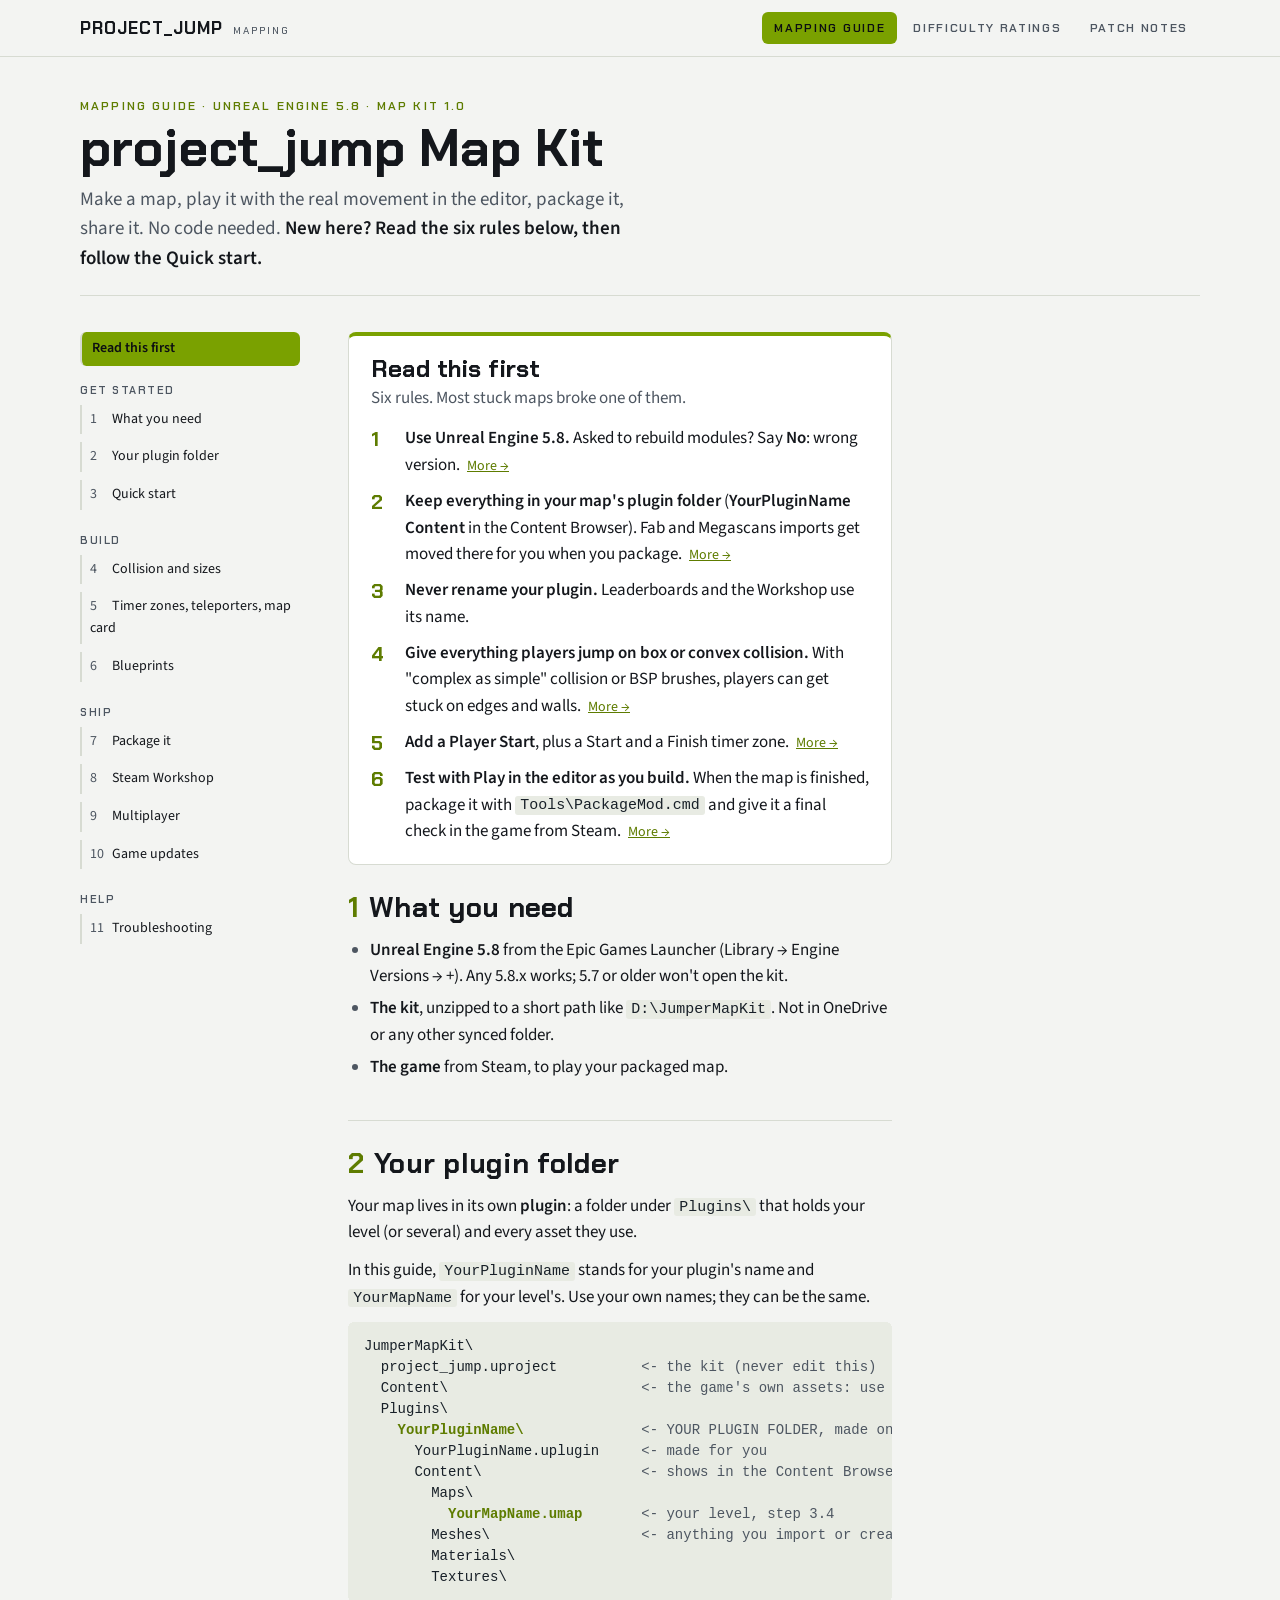
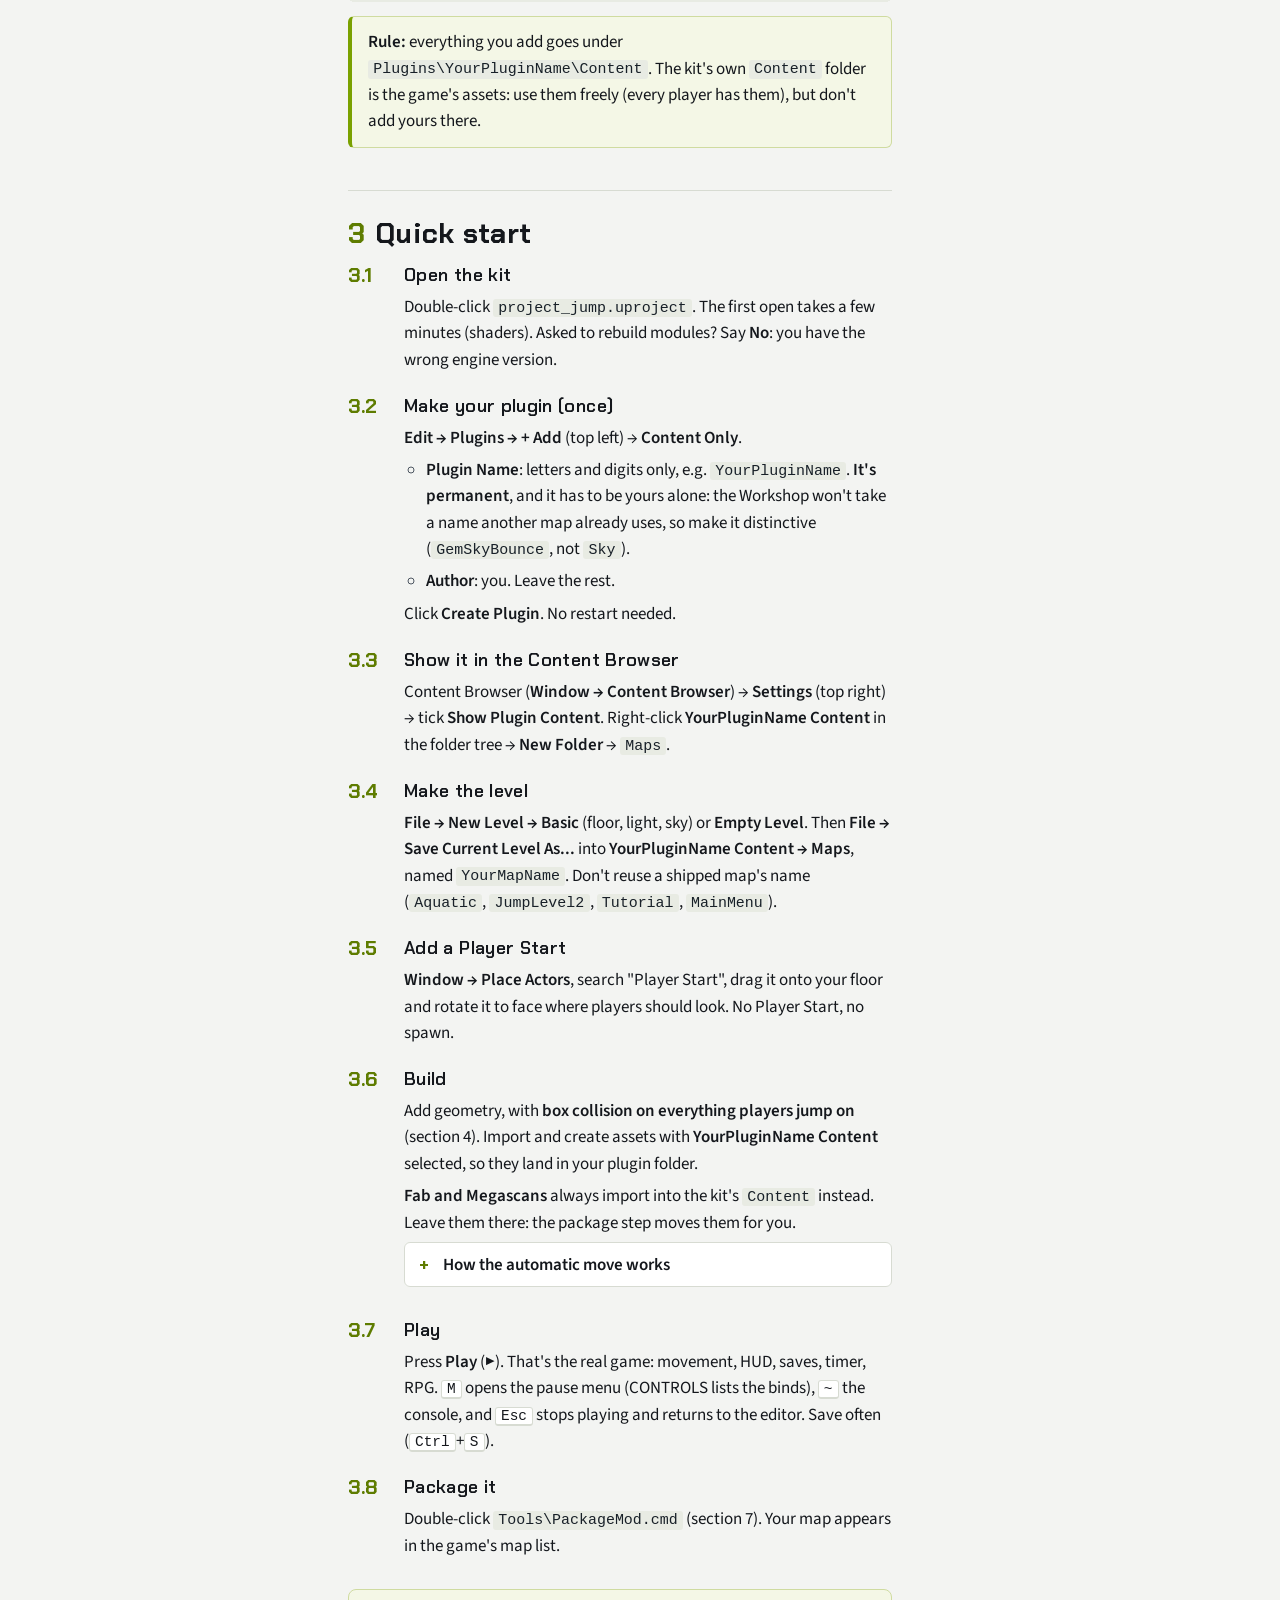
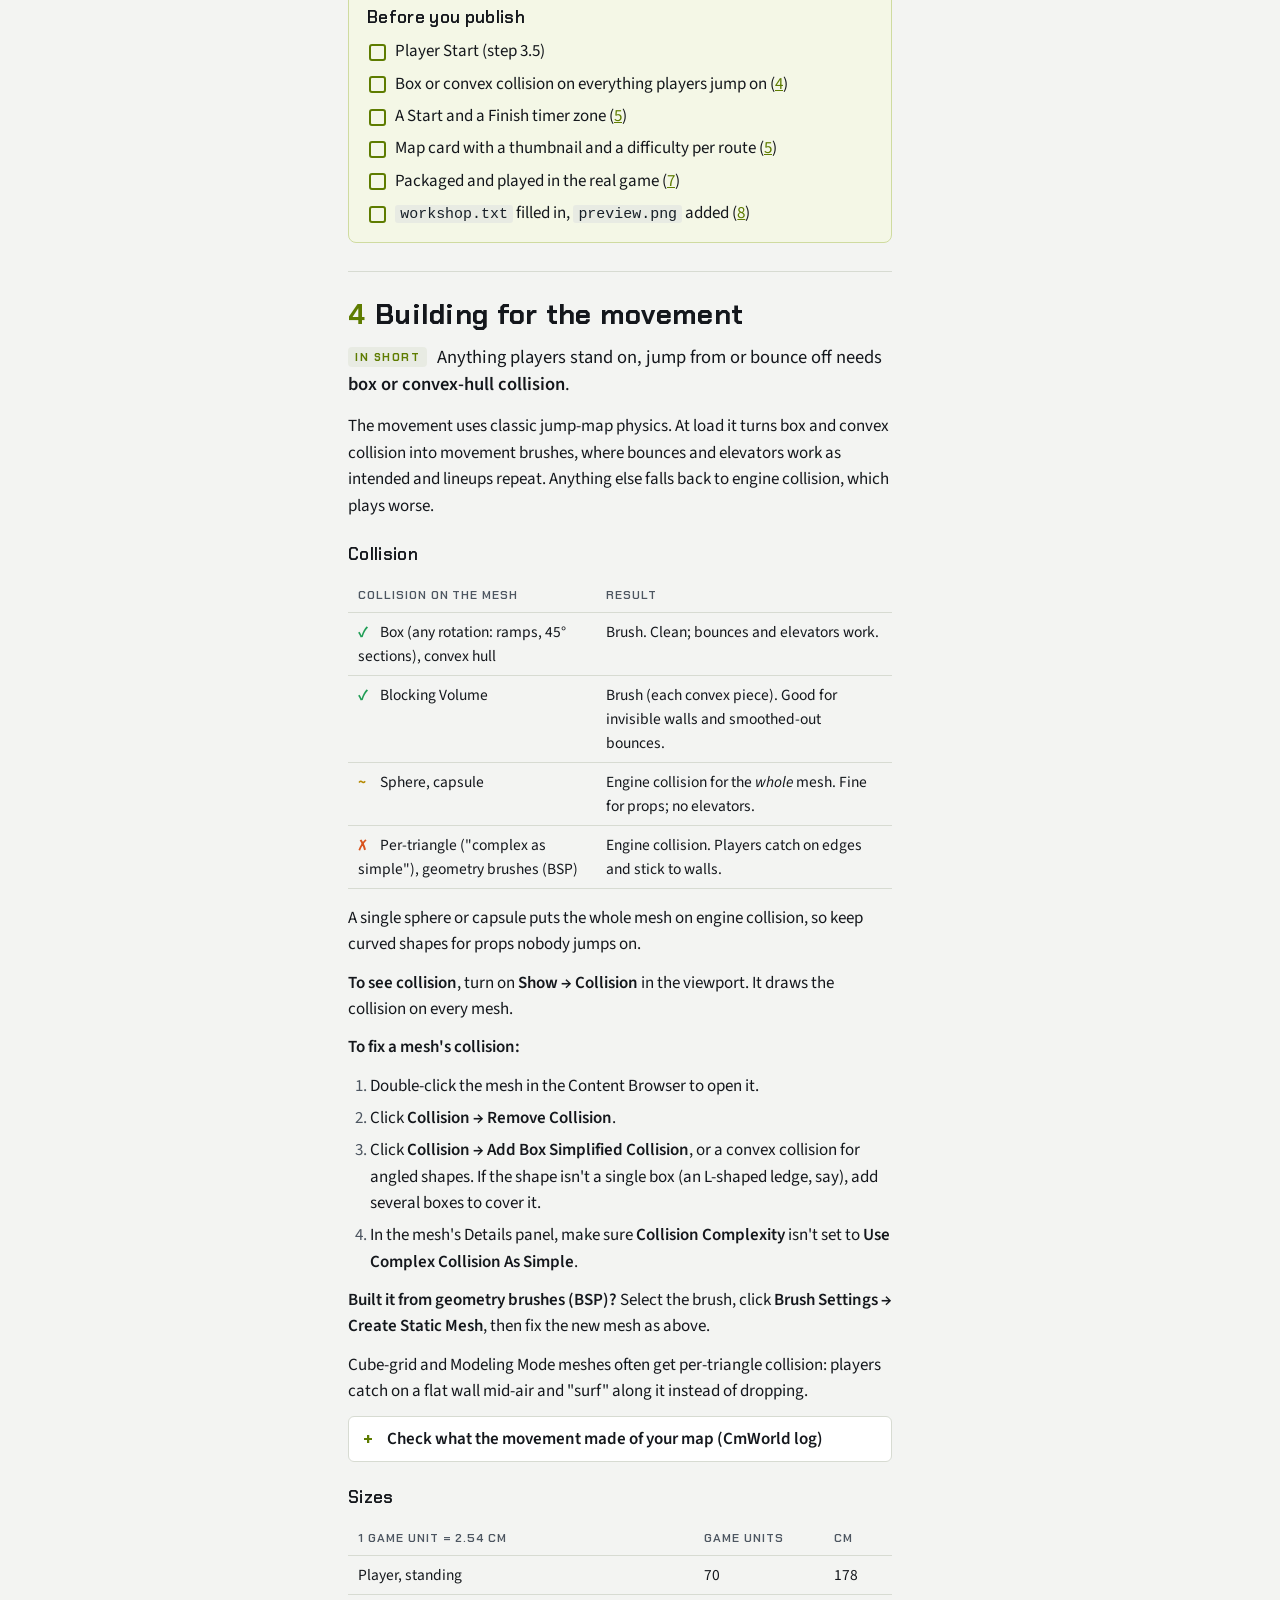
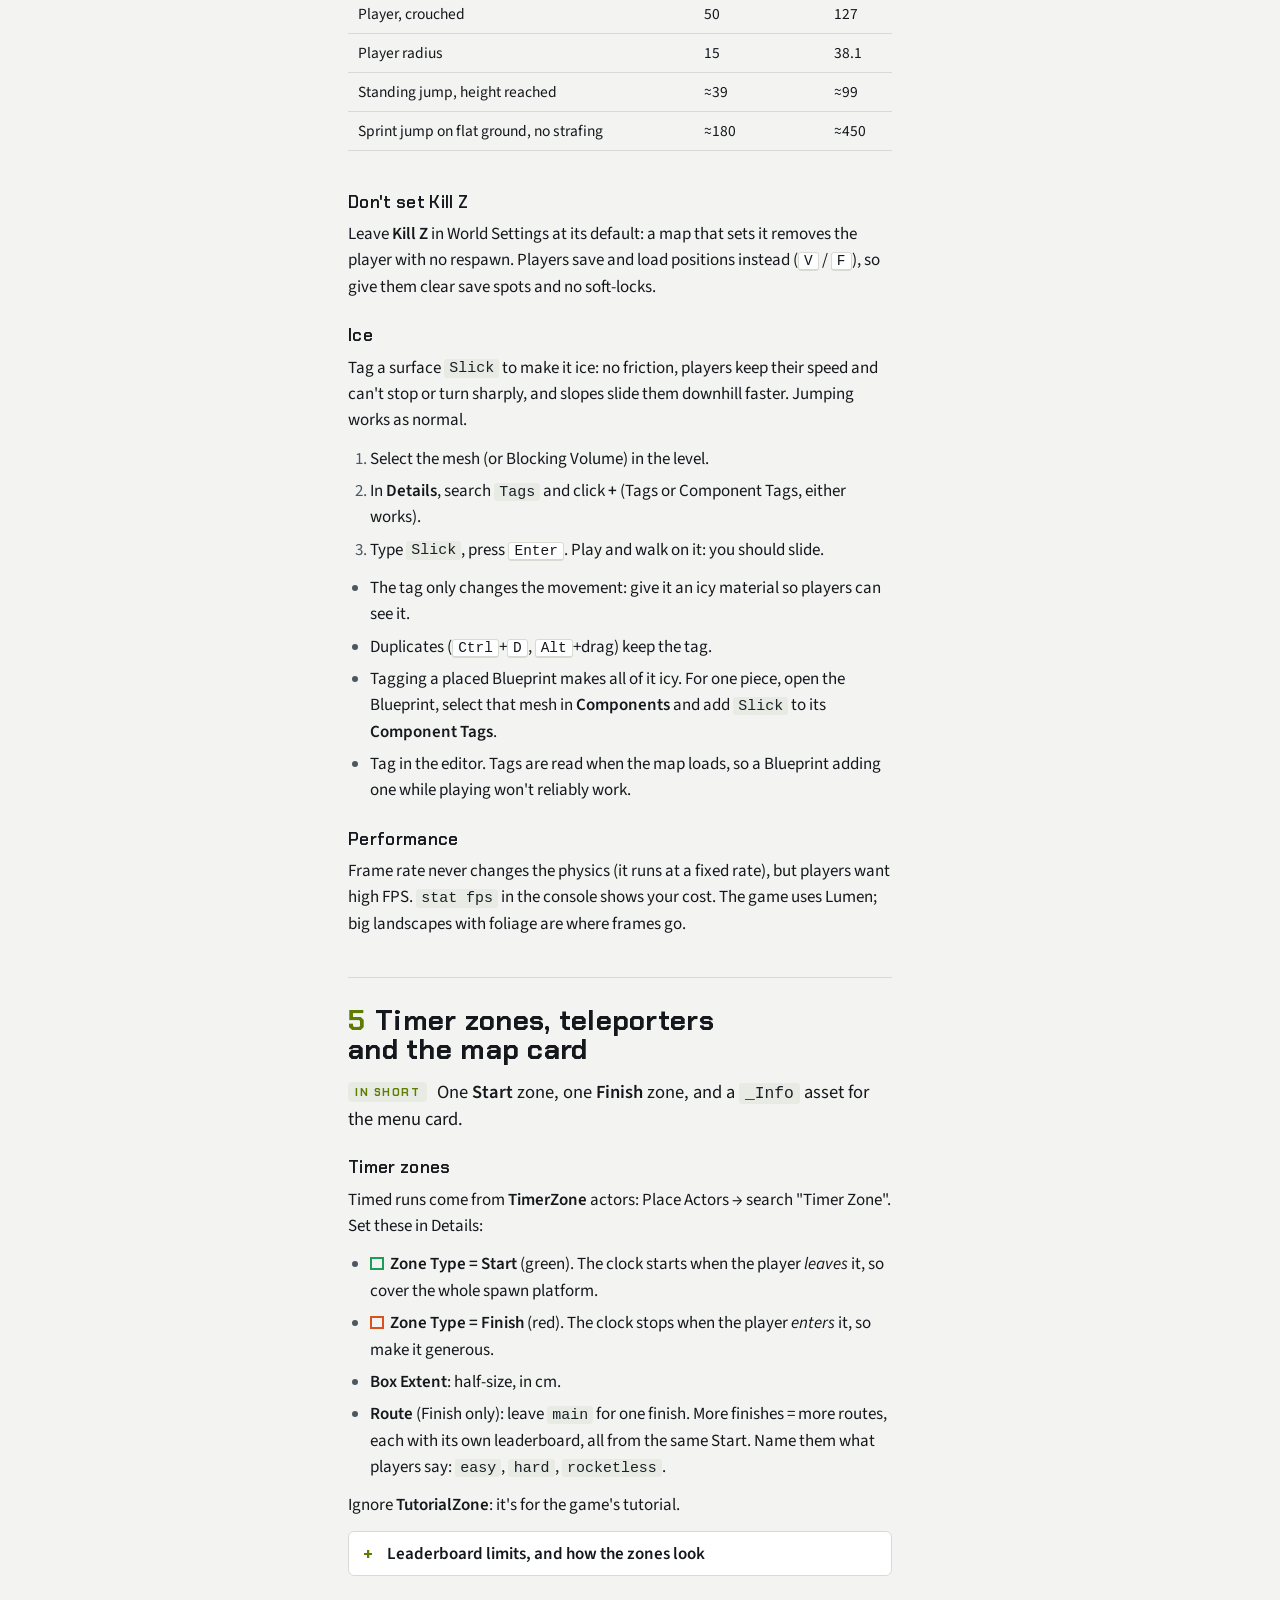
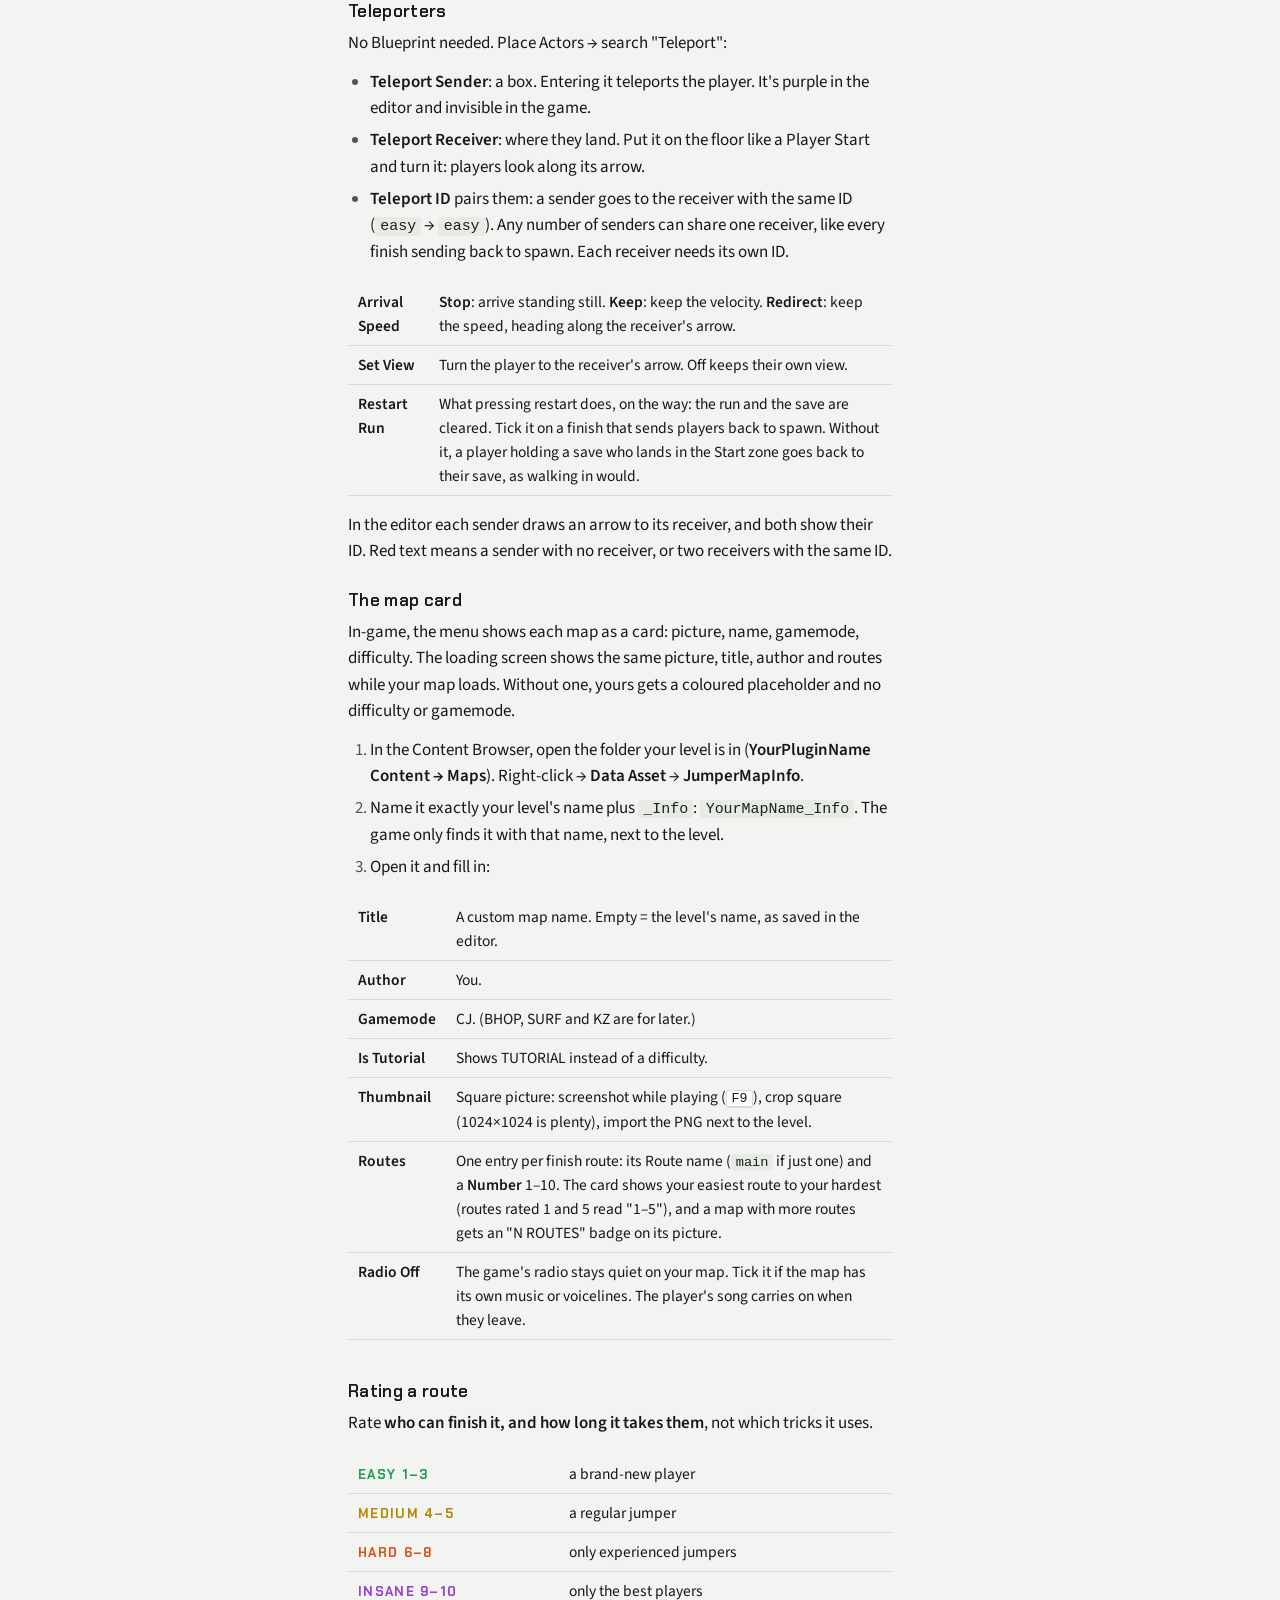
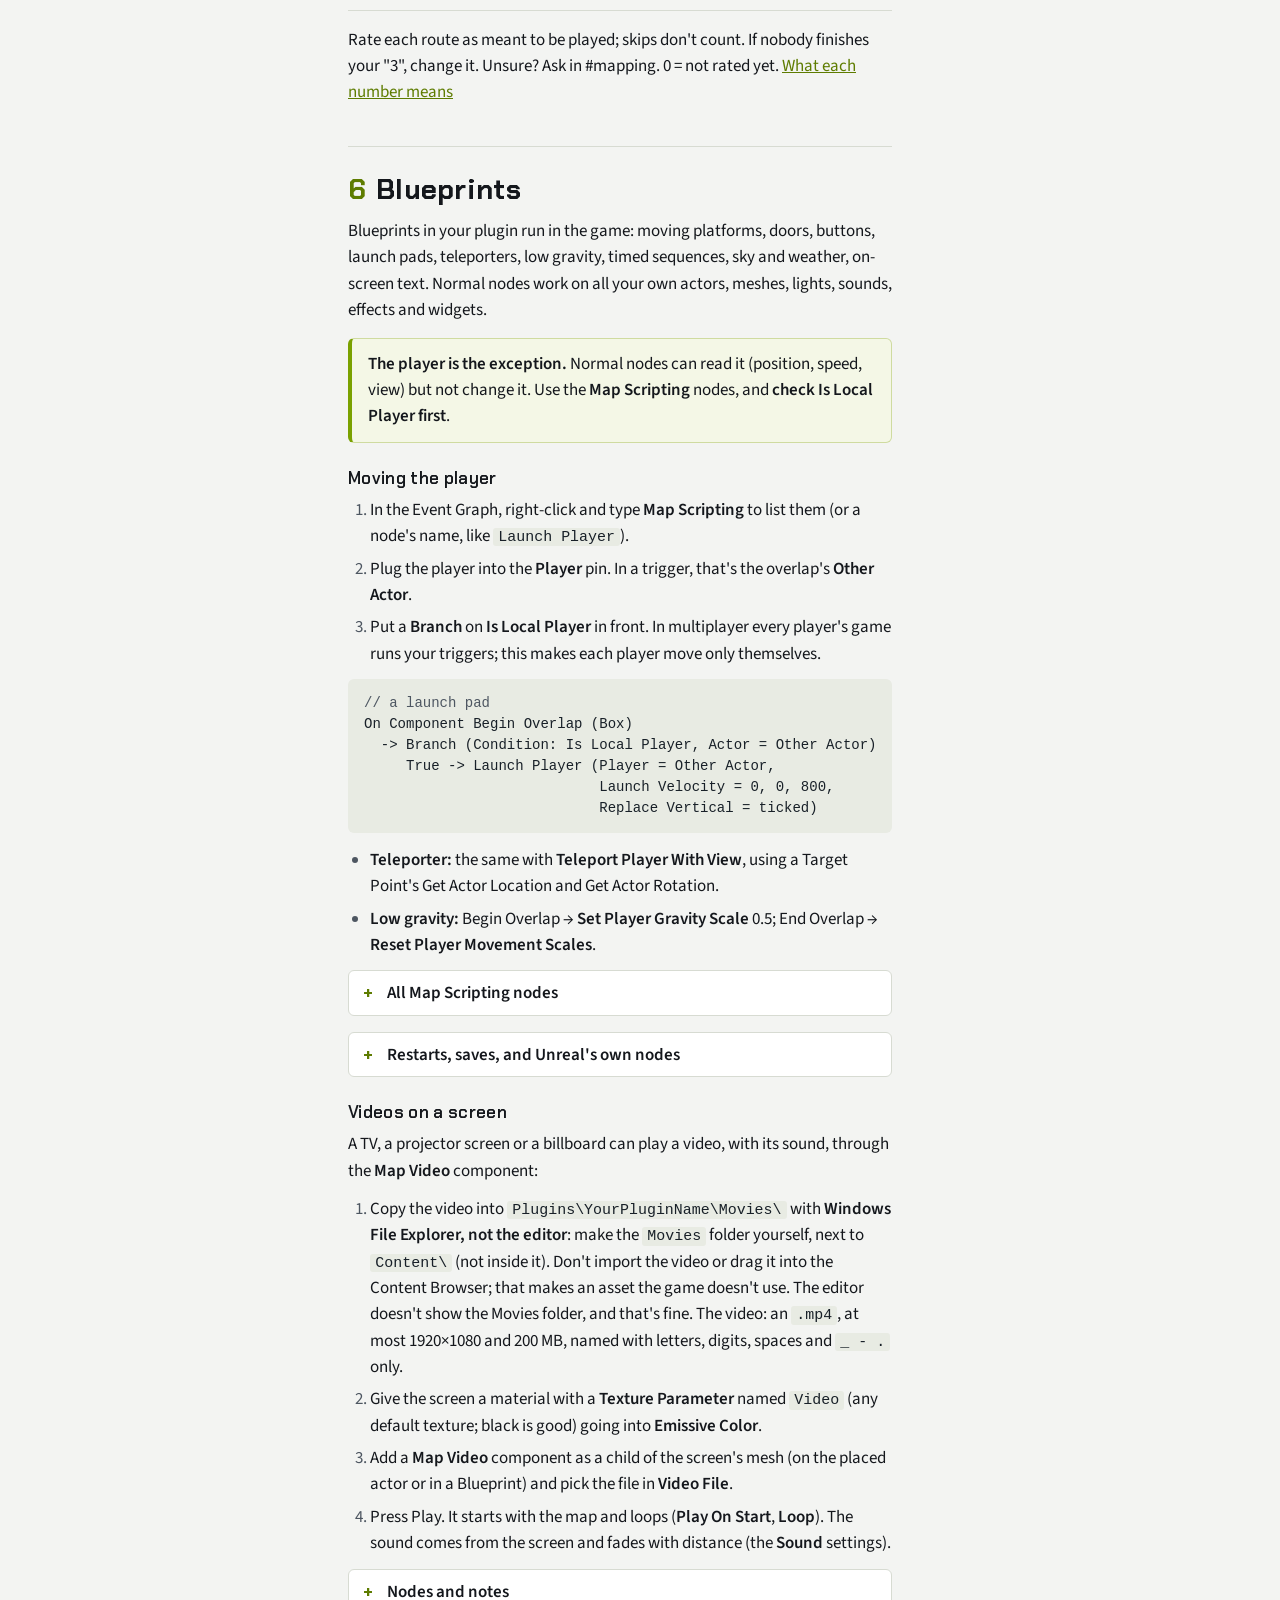
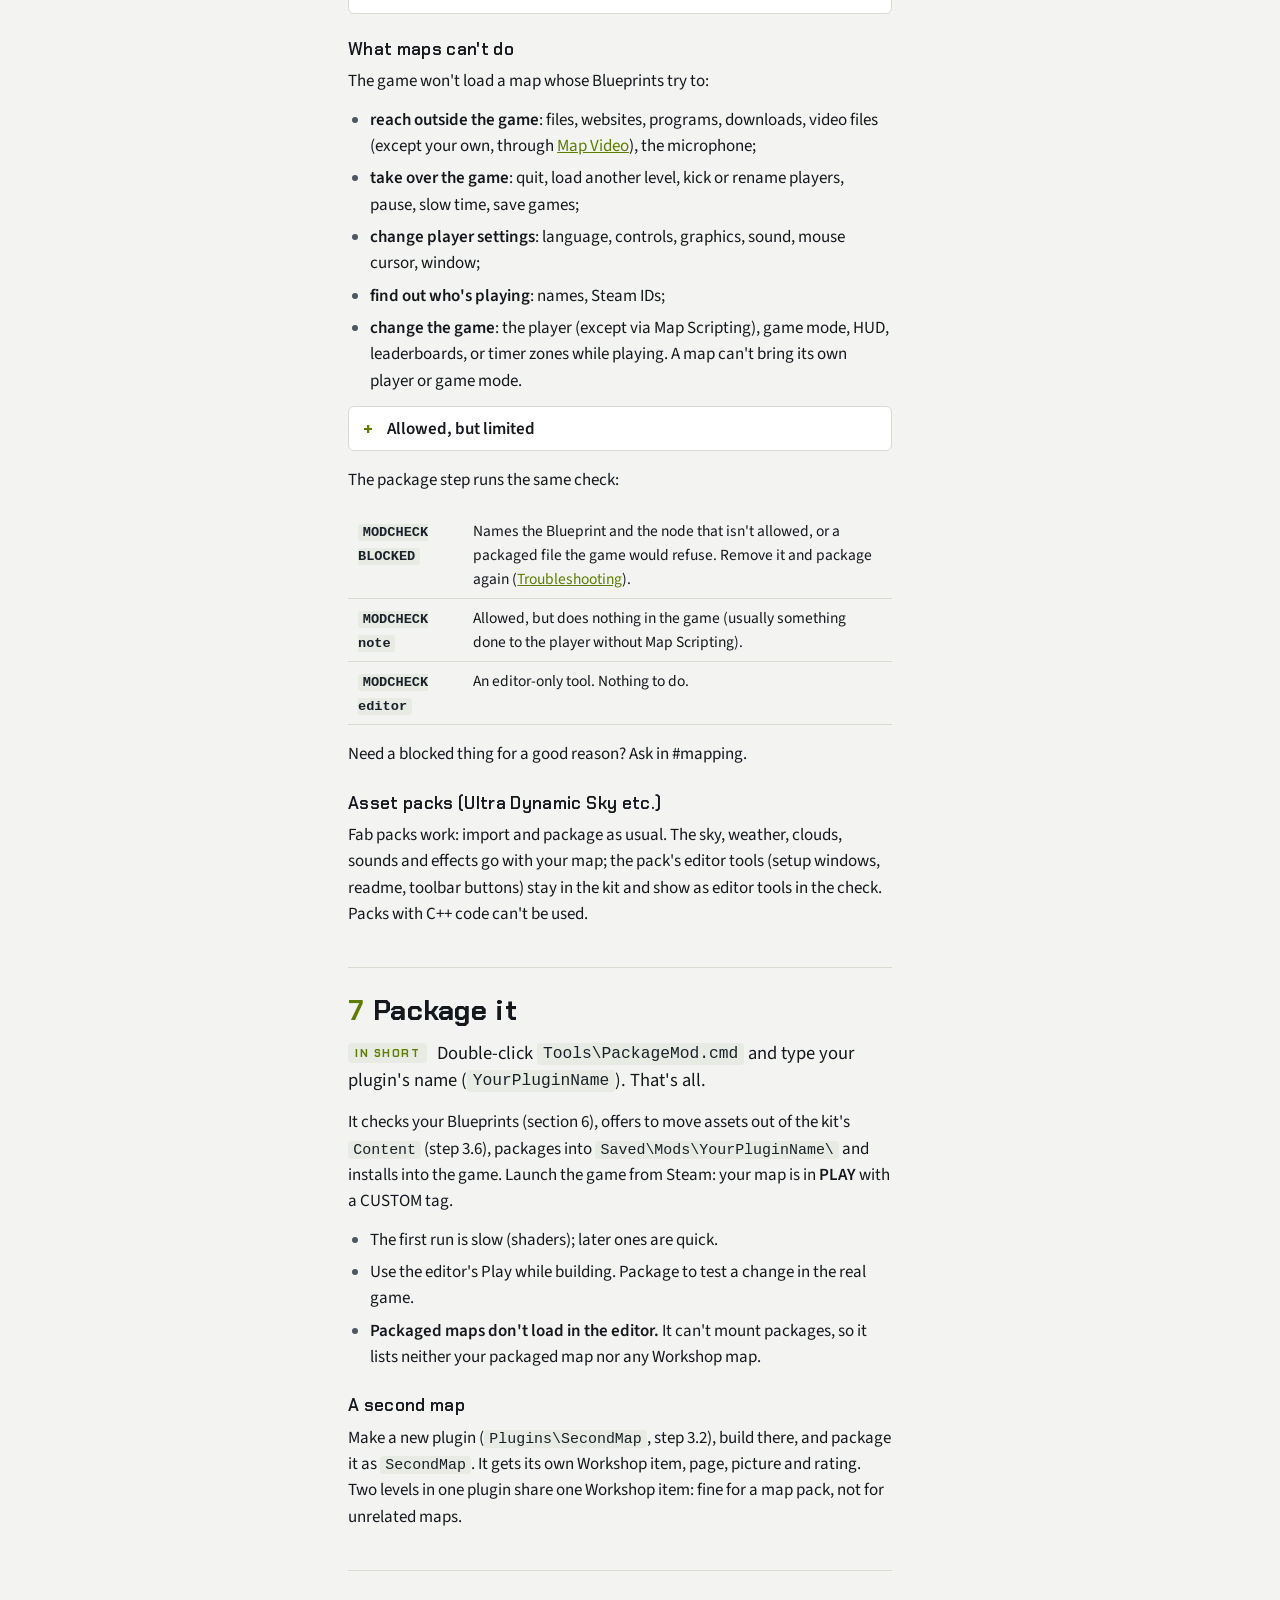
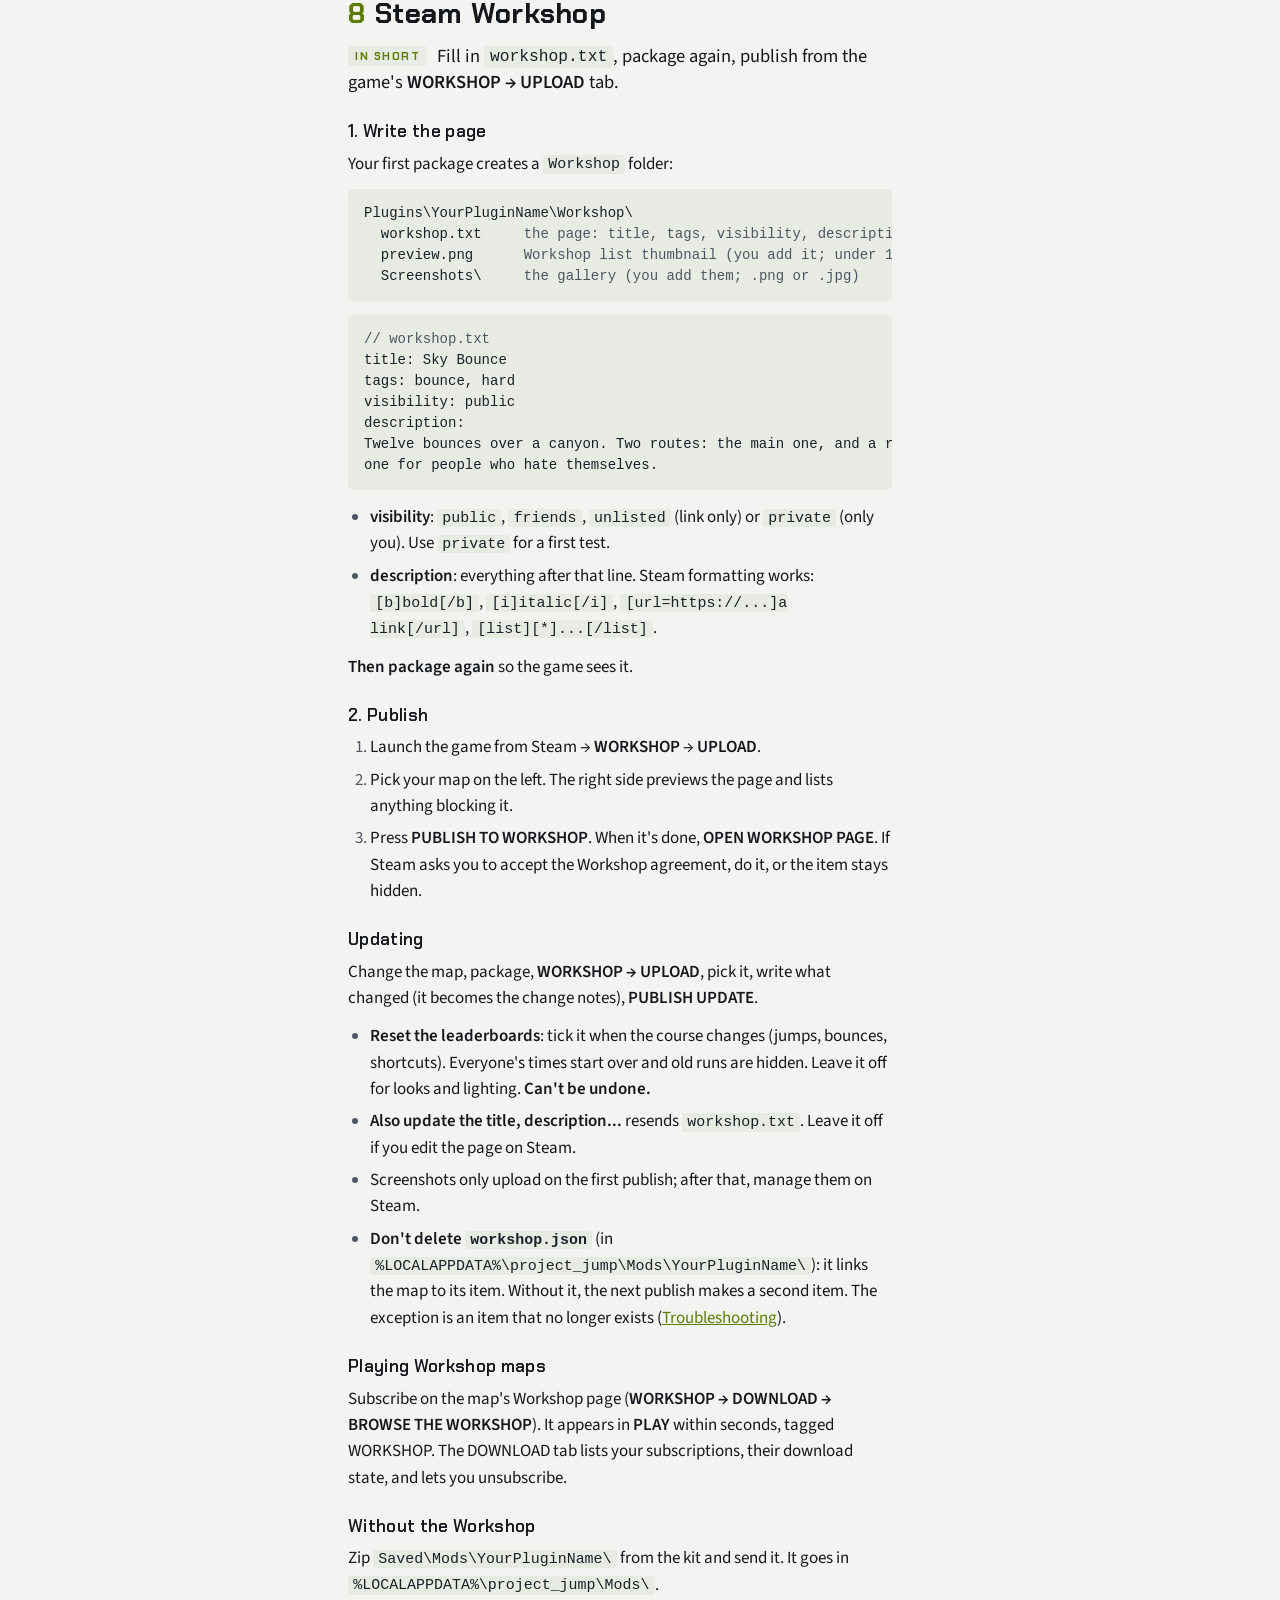
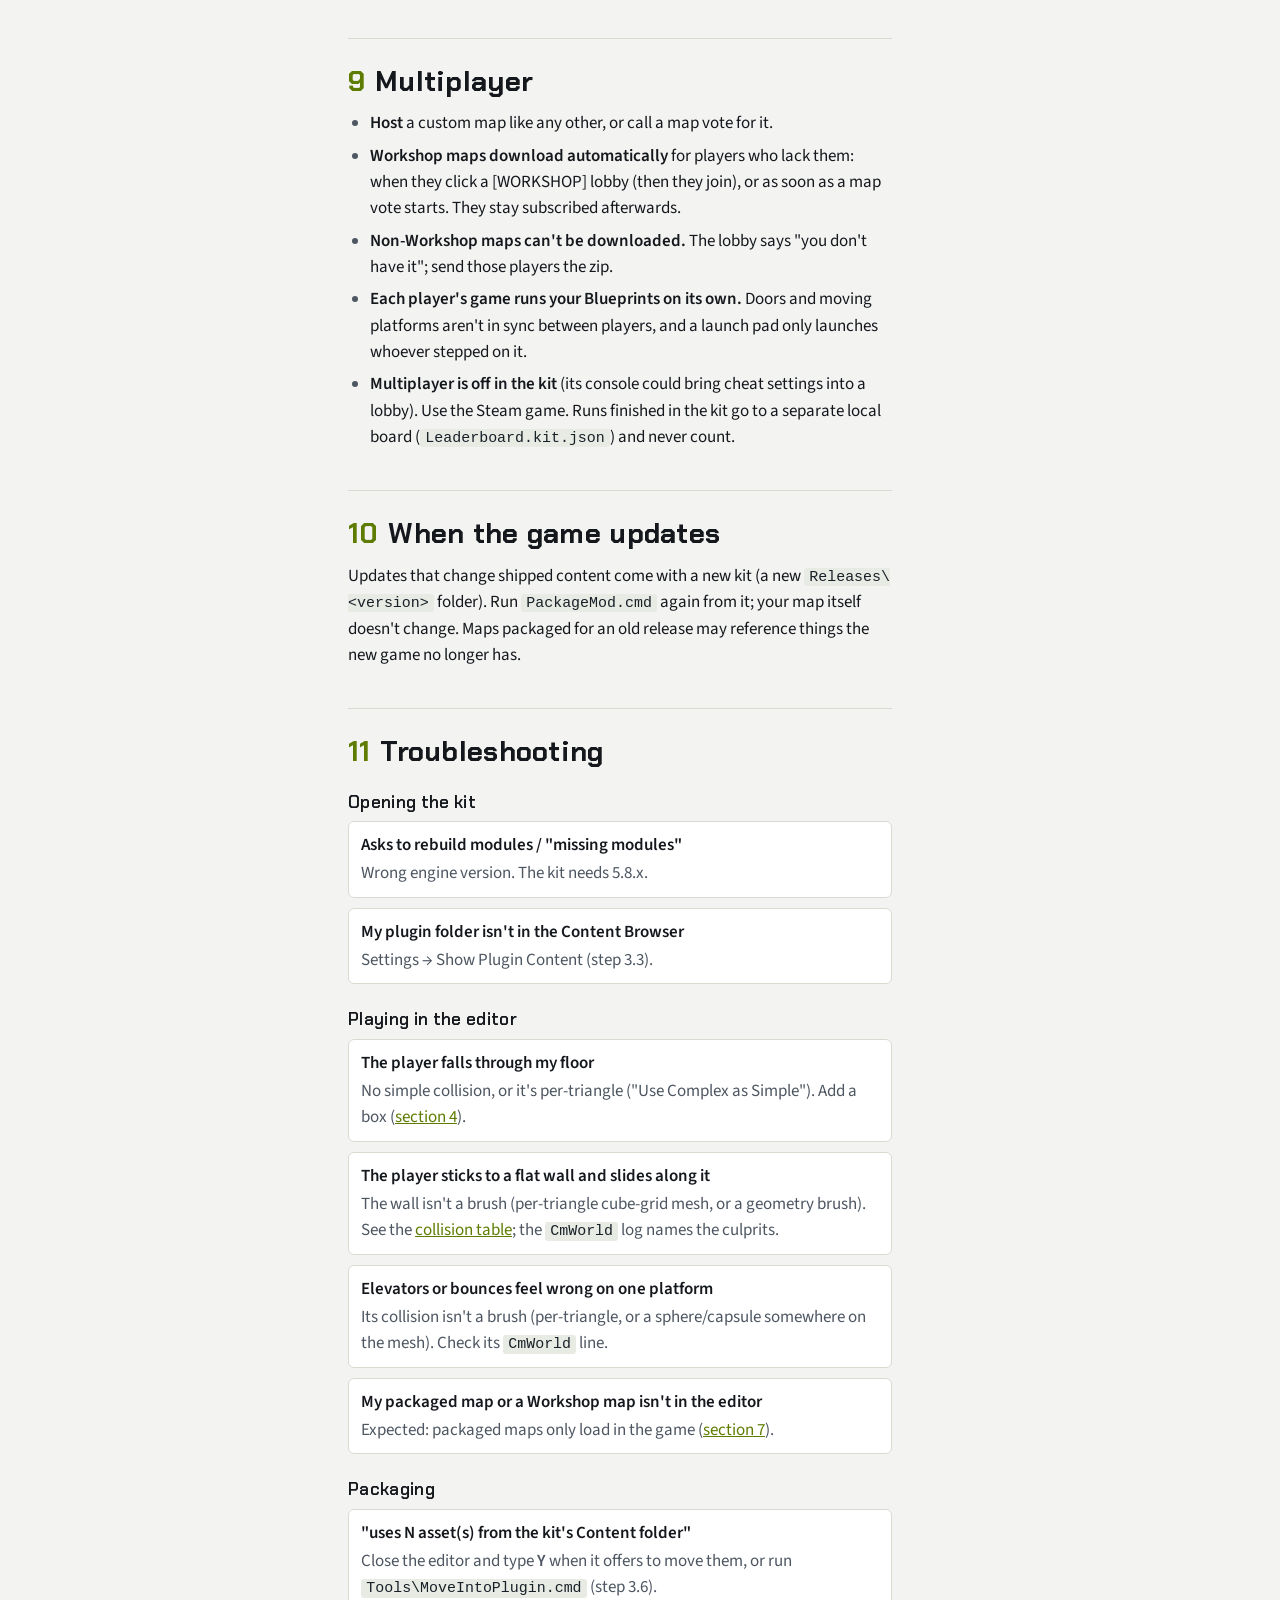
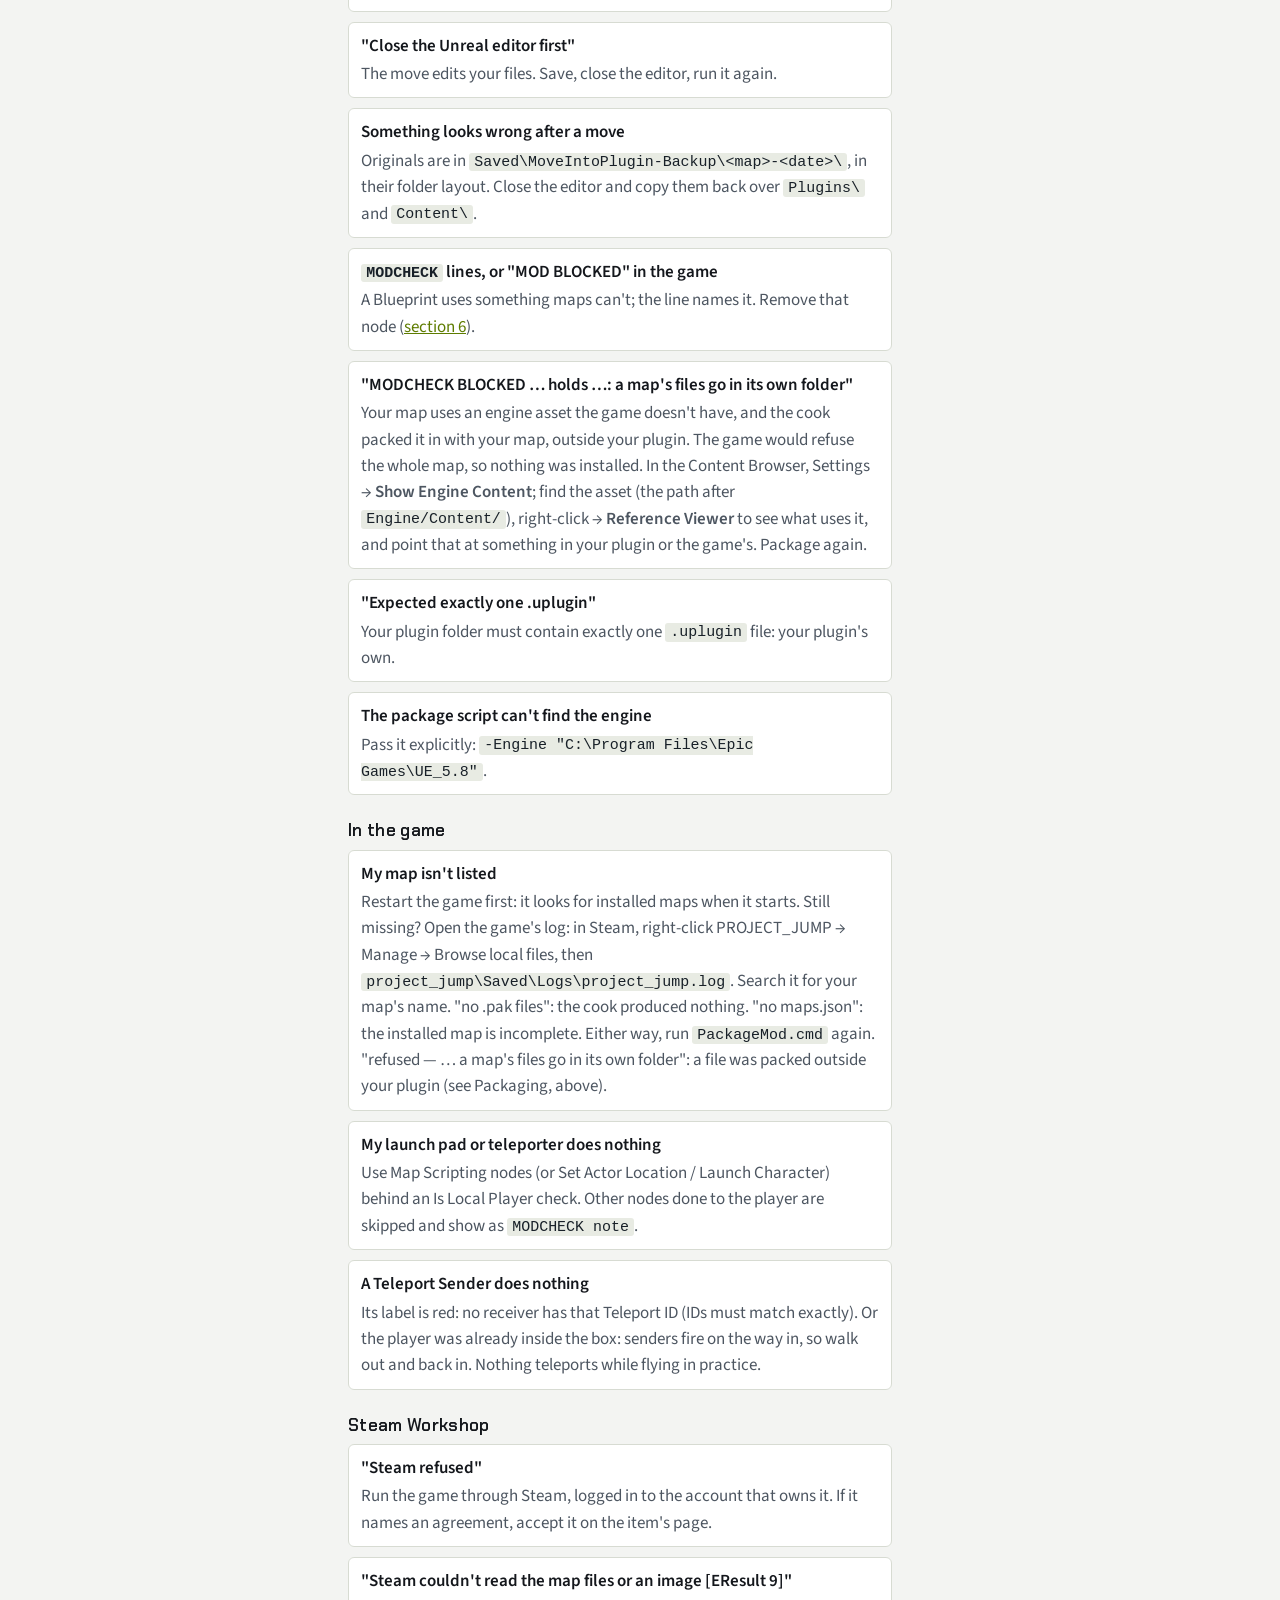
<file: index.html>
<!doctype html>
<html lang="en">
<head>
<meta charset="utf-8">
<meta name="viewport" content="width=device-width, initial-scale=1">
<title>project_jump Map Kit</title>
<meta name="description" content="Make a map for project_jump, play it with the real movement in the editor, package it, share it on the Steam Workshop.">
<link rel="preconnect" href="https://fonts.googleapis.com"><link rel="preconnect" href="https://fonts.gstatic.com" crossorigin><link rel="stylesheet" href="https://fonts.googleapis.com/css2?family=Chakra+Petch:wght@500;600;700&family=Source+Sans+3:ital,wght@0,400;0,600;1,400&display=swap">
<link rel="stylesheet" href="site.css">
</head>
<body class="">
<div class="site"><div class="in">
  <a class="mark" href="index.html">PROJECT_JUMP<small>MAPPING</small></a>
  <nav aria-label="Pages"><a href="index.html" aria-current="page">Mapping guide</a><a href="difficulty.html">Difficulty<span class="long"> ratings</span></a><a href="patch-notes.html">Patch notes</a></nav>
</div></div>

<header class="masthead">
  <div class="eyebrow">Mapping guide · Unreal Engine 5.8 · Map Kit 1.0</div>
  <h1>project_jump Map Kit</h1>
  <p class="lede">Make a map, play it with the real movement in the editor, package it, share it. No code needed. <strong>New here? Read the six rules below, then follow the Quick start.</strong></p>
</header>

<div class="frame">
<nav class="toc" aria-label="Sections">
  <a class="first" href="#rules">Read this first</a>
  <div class="label">Get started</div>
  <ol>
    <li><a href="#need"><span class="n">1</span>What you need</a></li>
    <li><a href="#layout"><span class="n">2</span>Your plugin folder</a></li>
    <li><a href="#start"><span class="n">3</span>Quick start</a></li>
  </ol>
  <div class="label">Build</div>
  <ol>
    <li><a href="#movement"><span class="n">4</span>Collision and sizes</a></li>
    <li><a href="#timer"><span class="n">5</span>Timer zones, teleporters, map card</a></li>
    <li><a href="#bp"><span class="n">6</span>Blueprints</a></li>
  </ol>
  <div class="label">Ship</div>
  <ol>
    <li><a href="#package"><span class="n">7</span>Package it</a></li>
    <li><a href="#share"><span class="n">8</span>Steam Workshop</a></li>
    <li><a href="#mp"><span class="n">9</span>Multiplayer</a></li>
    <li><a href="#updates"><span class="n">10</span>Game updates</a></li>
  </ol>
  <div class="label">Help</div>
  <ol>
    <li><a href="#trouble"><span class="n">11</span>Troubleshooting</a></li>
  </ol>
</nav>

<main>
<section id="rules" class="must">
  <h2>Read this first</h2>
  <p class="sub">Six rules. Most stuck maps broke one of them.</p>
  <ol>
    <li><strong>Use Unreal Engine 5.8.</strong> Asked to rebuild modules? Say <strong>No</strong>: wrong version. <a href="#need">More</a></li>
    <li><strong>Keep everything in your map's plugin folder</strong> (<strong>YourPluginName Content</strong> in the Content Browser). Fab and Megascans imports get moved there for you when you package. <a href="#layout">More</a></li>
    <li><strong>Never rename your plugin.</strong> Leaderboards and the Workshop use its name.</li>
    <li><strong>Give everything players jump on box or convex collision.</strong> With "complex as simple" collision or BSP brushes, players can get stuck on edges and walls. <a href="#movement">More</a></li>
    <li><strong>Add a Player Start</strong>, plus a Start and a Finish timer zone. <a href="#timer">More</a></li>
    <li><strong>Test with Play in the editor as you build.</strong> When the map is finished, package it with <code>Tools\PackageMod.cmd</code> and give it a final check in the game from Steam. <a href="#package">More</a></li>
  </ol>
</section>

<section id="need">
  <h2><span class="n">1</span>What you need</h2>
  <ul>
    <li><strong>Unreal Engine 5.8</strong> from the Epic Games Launcher (Library → Engine Versions → +). Any 5.8.x works; 5.7 or older won't open the kit.</li>
    <li><strong>The kit</strong>, unzipped to a short path like <code>D:\JumperMapKit</code>. Not in OneDrive or any other synced folder.</li>
    <li><strong>The game</strong> from Steam, to play your packaged map.</li>
  </ul>
</section>

<section id="layout">
  <h2><span class="n">2</span>Your plugin folder</h2>
  <p>Your map lives in its own <strong>plugin</strong>: a folder under <code>Plugins\</code> that holds your level (or several) and every asset they use.</p>
  <p>In this guide, <code>YourPluginName</code> stands for your plugin's name and <code>YourMapName</code> for your level's. Use your own names; they can be the same.</p>
<pre><code>JumperMapKit\
  project_jump.uproject          <span class="c">&lt;- the kit (never edit this)</span>
  Content\                       <span class="c">&lt;- the game's own assets: use them, don't change them</span>
  Plugins\
    <span class="you">YourPluginName\</span>              <span class="c">&lt;- YOUR PLUGIN FOLDER, made once in step 3.2</span>
      YourPluginName.uplugin     <span class="c">&lt;- made for you</span>
      Content\                   <span class="c">&lt;- shows in the Content Browser as "YourPluginName Content"</span>
        Maps\
          <span class="you">YourMapName.umap</span>       <span class="c">&lt;- your level, step 3.4</span>
        Meshes\                  <span class="c">&lt;- anything you import or create: your choice of folders</span>
        Materials\
        Textures\</code></pre>
  <div class="rule"><p><strong>Rule:</strong> everything you add goes under <code>Plugins\YourPluginName\Content</code>. The kit's own <code>Content</code> folder is the game's assets: use them freely (every player has them), but don't add yours there.</p></div>
</section>

<section id="start">
  <h2><span class="n">3</span>Quick start</h2>
  <ol class="steps">
    <li><div><h3>Open the kit</h3><p>Double-click <code>project_jump.uproject</code>. The first open takes a few minutes (shaders). Asked to rebuild modules? Say <strong>No</strong>: you have the wrong engine version.</p></div></li>
    <li><div><h3>Make your plugin (once)</h3><p><strong>Edit → Plugins → + Add</strong> (top left) → <strong>Content Only</strong>.</p>
      <ul><li><strong>Plugin Name</strong>: letters and digits only, e.g. <code>YourPluginName</code>. <strong>It's permanent</strong>, and it has to be yours alone: the Workshop won't take a name another map already uses, so make it distinctive (<code>GemSkyBounce</code>, not <code>Sky</code>).</li><li><strong>Author</strong>: you. Leave the rest.</li></ul>
      <p>Click <strong>Create Plugin</strong>. No restart needed.</p></div></li>
    <li><div><h3>Show it in the Content Browser</h3><p>Content Browser (<strong>Window → Content Browser</strong>) → <strong>Settings</strong> (top right) → tick <strong>Show Plugin Content</strong>. Right-click <strong>YourPluginName Content</strong> in the folder tree → <strong>New Folder</strong> → <code>Maps</code>.</p></div></li>
    <li><div><h3>Make the level</h3><p><strong>File → New Level → Basic</strong> (floor, light, sky) or <strong>Empty Level</strong>. Then <strong>File → Save Current Level As...</strong> into <strong>YourPluginName Content → Maps</strong>, named <code>YourMapName</code>. Don't reuse a shipped map's name (<code>Aquatic</code>, <code>JumpLevel2</code>, <code>Tutorial</code>, <code>MainMenu</code>).</p></div></li>
    <li><div><h3>Add a Player Start</h3><p><strong>Window → Place Actors</strong>, search "Player Start", drag it onto your floor and rotate it to face where players should look. No Player Start, no spawn.</p></div></li>
    <li><div><h3>Build</h3><p>Add geometry, with <strong>box collision on everything players jump on</strong> (section 4). Import and create assets with <strong>YourPluginName Content</strong> selected, so they land in your plugin folder.</p>
      <p><strong>Fab and Megascans</strong> always import into the kit's <code>Content</code> instead. Leave them there: the package step moves them for you.</p>
      <details><summary>How the automatic move works</summary>
        <ul>
          <li>When the package step finds assets your map uses in <code>Content</code>, it offers to move them. Close the editor and type <strong>Y</strong>: it moves them into your plugin, fixes every reference, and packages again.</li>
          <li>Assets your map doesn't use are left alone.</li>
          <li>Fab's shared master materials (<code>Content\Fab\Materials</code>, <code>MaterialFunctions</code>, <code>MaterialParameterCollection</code>, <code>Textures</code>) stay put: the kit and the game both have them.</li>
          <li>To move without packaging: close the editor, double-click <code>Tools\MoveIntoPlugin.cmd</code>.</li>
          <li>Every file it touches is backed up to <code>Saved\MoveIntoPlugin-Backup\</code>.</li>
          <li>Why: in the game every map shares one <code>Content</code> path, so two maps with the same pack there would overwrite each other's copies.</li>
        </ul>
      </details></div></li>
    <li><div><h3>Play</h3><p>Press <strong>Play</strong> (▶). That's the real game: movement, HUD, saves, timer, RPG. <kbd>M</kbd> opens the pause menu (CONTROLS lists the binds), <kbd>~</kbd> the console, and <kbd>Esc</kbd> stops playing and returns to the editor. Save often (<kbd>Ctrl</kbd>+<kbd>S</kbd>).</p></div></li>
    <li><div><h3>Package it</h3><p>Double-click <code>Tools\PackageMod.cmd</code> (section 7). Your map appears in the game's map list.</p></div></li>
  </ol>
  <div class="ready">
    <h3>Before you publish</h3>
    <ul class="checklist">
      <li>Player Start (step 3.5)</li>
      <li>Box or convex collision on everything players jump on (<a href="#movement">4</a>)</li>
      <li>A Start and a Finish timer zone (<a href="#timer">5</a>)</li>
      <li>Map card with a thumbnail and a difficulty per route (<a href="#card">5</a>)</li>
      <li>Packaged and played in the real game (<a href="#package">7</a>)</li>
      <li><code>workshop.txt</code> filled in, <code>preview.png</code> added (<a href="#share">8</a>)</li>
    </ul>
  </div>
</section>

<section id="movement">
  <h2><span class="n">4</span>Building for the movement</h2>
  <p class="short"><span class="tag">In short</span>Anything players stand on, jump from or bounce off needs <strong>box or convex-hull collision</strong>.</p>
  <p>The movement uses classic jump-map physics. At load it turns box and convex collision into movement brushes, where bounces and elevators work as intended and lineups repeat. Anything else falls back to engine collision, which plays worse.</p>

  <h3 id="collision">Collision</h3>
  <div class="tablewrap"><table>
    <thead><tr><th>Collision on the mesh</th><th>Result</th></tr></thead>
    <tbody>
      <tr><td><span class="yes">✓</span> Box (any rotation: ramps, 45° sections), convex hull</td><td>Brush. Clean; bounces and elevators work.</td></tr>
      <tr><td><span class="yes">✓</span> Blocking Volume</td><td>Brush (each convex piece). Good for invisible walls and smoothed-out bounces.</td></tr>
      <tr><td><span class="meh">~</span> Sphere, capsule</td><td>Engine collision for the <em>whole</em> mesh. Fine for props; no elevators.</td></tr>
      <tr><td><span class="no">✗</span> Per-triangle ("complex as simple"), geometry brushes (BSP)</td><td>Engine collision. Players catch on edges and stick to walls.</td></tr>
    </tbody>
  </table></div>
  <p>A single sphere or capsule puts the whole mesh on engine collision, so keep curved shapes for props nobody jumps on.</p>
  <p><strong>To see collision</strong>, turn on <strong>Show → Collision</strong> in the viewport. It draws the collision on every mesh.</p>
  <p><strong>To fix a mesh's collision:</strong></p>
  <ol>
    <li>Double-click the mesh in the Content Browser to open it.</li>
    <li>Click <strong>Collision → Remove Collision</strong>.</li>
    <li>Click <strong>Collision → Add Box Simplified Collision</strong>, or a convex collision for angled shapes. If the shape isn't a single box (an L-shaped ledge, say), add several boxes to cover it.</li>
    <li>In the mesh's Details panel, make sure <strong>Collision Complexity</strong> isn't set to <strong>Use Complex Collision As Simple</strong>.</li>
  </ol>
  <p><strong>Built it from geometry brushes (BSP)?</strong> Select the brush, click <strong>Brush Settings → Create Static Mesh</strong>, then fix the new mesh as above.</p>
  <p>Cube-grid and Modeling Mode meshes often get per-triangle collision: players catch on a flat wall mid-air and "surf" along it instead of dropping.</p>
  <details><summary>Check what the movement made of your map (CmWorld log)</summary>
    <p>Play, open the Output Log and filter on <code>CmWorld</code>:</p>
    <ul>
      <li>each converted mesh or volume with angled faces: its brush count and where it is;</li>
      <li>each skipped mesh, and why ("complex-as-simple", "sphere/capsule collision", "not convex"). Skipped means engine collision;</li>
      <li>one line counting the Blocking Volumes.</li>
    </ul>
  </details>

  <h3>Sizes</h3>
  <div class="tablewrap"><table>
    <thead><tr><th>1 game unit = 2.54 cm</th><th>Game units</th><th>cm</th></tr></thead>
    <tbody>
      <tr><td>Player, standing</td><td class="num">70</td><td class="num">178</td></tr>
      <tr><td>Player, crouched</td><td class="num">50</td><td class="num">127</td></tr>
      <tr><td>Player radius</td><td class="num">15</td><td class="num">38.1</td></tr>
      <tr><td>Standing jump, height reached</td><td class="num">≈39</td><td class="num">≈99</td></tr>
      <tr><td>Sprint jump on flat ground, no strafing</td><td class="num">≈180</td><td class="num">≈450</td></tr>
    </tbody>
  </table></div>

  <h3>Don't set Kill Z</h3>
  <p>Leave <strong>Kill Z</strong> in World Settings at its default: a map that sets it removes the player with no respawn. Players save and load positions instead (<kbd>V</kbd> / <kbd>F</kbd>), so give them clear save spots and no soft-locks.</p>

  <h3 id="ice">Ice</h3>
  <p>Tag a surface <code>Slick</code> to make it ice: no friction, players keep their speed and can't stop or turn sharply, and slopes slide them downhill faster. Jumping works as normal.</p>
  <ol>
    <li>Select the mesh (or Blocking Volume) in the level.</li>
    <li>In <strong>Details</strong>, search <code>Tags</code> and click <strong>+</strong> (Tags or Component Tags, either works).</li>
    <li>Type <code>Slick</code>, press <kbd>Enter</kbd>. Play and walk on it: you should slide.</li>
  </ol>
  <ul>
    <li>The tag only changes the movement: give it an icy material so players can see it.</li>
    <li>Duplicates (<kbd>Ctrl</kbd>+<kbd>D</kbd>, <kbd>Alt</kbd>+drag) keep the tag.</li>
    <li>Tagging a placed Blueprint makes all of it icy. For one piece, open the Blueprint, select that mesh in <strong>Components</strong> and add <code>Slick</code> to its <strong>Component Tags</strong>.</li>
    <li>Tag in the editor. Tags are read when the map loads, so a Blueprint adding one while playing won't reliably work.</li>
  </ul>

  <h3>Performance</h3>
  <p>Frame rate never changes the physics (it runs at a fixed rate), but players want high FPS. <code>stat fps</code> in the console shows your cost. The game uses Lumen; big landscapes with foliage are where frames go.</p>
</section>

<section id="timer">
  <h2><span class="n">5</span>Timer zones, teleporters and the map card</h2>
  <p class="short"><span class="tag">In short</span>One <strong>Start</strong> zone, one <strong>Finish</strong> zone, and a <code>_Info</code> asset for the menu card.</p>

  <h3>Timer zones</h3>
  <p>Timed runs come from <strong>TimerZone</strong> actors: Place Actors → search "Timer Zone". Set these in Details:</p>
  <ul>
    <li><span class="zone start"></span><strong>Zone Type = Start</strong> (green). The clock starts when the player <em>leaves</em> it, so cover the whole spawn platform.</li>
    <li><span class="zone finish"></span><strong>Zone Type = Finish</strong> (red). The clock stops when the player <em>enters</em> it, so make it generous.</li>
    <li><strong>Box Extent</strong>: half-size, in cm.</li>
    <li><strong>Route</strong> (Finish only): leave <code>main</code> for one finish. More finishes = more routes, each with its own leaderboard, all from the same Start. Name them what players say: <code>easy</code>, <code>hard</code>, <code>rocketless</code>.</li>
  </ul>
  <p>Ignore <strong>TutorialZone</strong>: it's for the game's tutorial.</p>
  <details><summary>Leaderboard limits, and how the zones look</summary>
    <ul>
      <li>Online leaderboards: one per finish route, up to 32 per map. Route names: letters, numbers, spaces, <code>-</code> and <code>_</code>, up to 32 characters. Extra routes or other characters still count locally.</li>
      <li>Every finish counts on the local leaderboard (<code>top</code> in the console).</li>
      <li>A Workshop item with more than one map gives each map its own leaderboards. Adding a map to an item that had only one starts the first map's online leaderboards over, so decide at the start.</li>
      <li>Wireframes of the Start/Finish boxes show in the editor and the game. You can customize the look of them by adjusting <strong>Line Thickness</strong>, the colours and <strong>Draw Through Walls</strong>.</li>
    </ul>
  </details>

  <h3 id="teleport">Teleporters</h3>
  <p>No Blueprint needed. Place Actors → search "Teleport":</p>
  <ul>
    <li><strong>Teleport Sender</strong>: a box. Entering it teleports the player. It's purple in the editor and invisible in the game.</li>
    <li><strong>Teleport Receiver</strong>: where they land. Put it on the floor like a Player Start and turn it: players look along its arrow.</li>
    <li><strong>Teleport ID</strong> pairs them: a sender goes to the receiver with the same ID (<code>easy</code> → <code>easy</code>). Any number of senders can share one receiver, like every finish sending back to spawn. Each receiver needs its own ID.</li>
  </ul>
  <div class="tablewrap"><table>
    <tbody>
      <tr><td>Arrival Speed</td><td><strong>Stop</strong>: arrive standing still. <strong>Keep</strong>: keep the velocity. <strong>Redirect</strong>: keep the speed, heading along the receiver's arrow.</td></tr>
      <tr><td>Set View</td><td>Turn the player to the receiver's arrow. Off keeps their own view.</td></tr>
      <tr><td>Restart Run</td><td>What pressing restart does, on the way: the run and the save are cleared. Tick it on a finish that sends players back to spawn. Without it, a player holding a save who lands in the Start zone goes back to their save, as walking in would.</td></tr>
    </tbody>
  </table></div>
  <p>In the editor each sender draws an arrow to its receiver, and both show their ID. Red text means a sender with no receiver, or two receivers with the same ID.</p>

  <h3 id="card">The map card</h3>
  <p>In-game, the menu shows each map as a card: picture, name, gamemode, difficulty. The loading screen shows the same picture, title, author and routes while your map loads. Without one, yours gets a coloured placeholder and no difficulty or gamemode.</p>
  <ol>
    <li>In the Content Browser, open the folder your level is in (<strong>YourPluginName Content → Maps</strong>). Right-click → <strong>Data Asset</strong> → <strong>JumperMapInfo</strong>.</li>
    <li>Name it exactly your level's name plus <code>_Info</code>: <code>YourMapName_Info</code>. The game only finds it with that name, next to the level.</li>
    <li>Open it and fill in:</li>
  </ol>
  <div class="tablewrap"><table>
    <tbody>
      <tr><td>Title</td><td>A custom map name. Empty = the level's name, as saved in the editor.</td></tr>
      <tr><td>Author</td><td>You.</td></tr>
      <tr><td>Gamemode</td><td>CJ. (BHOP, SURF and KZ are for later.)</td></tr>
      <tr><td>Is Tutorial</td><td>Shows TUTORIAL instead of a difficulty.</td></tr>
      <tr><td>Thumbnail</td><td>Square picture: screenshot while playing (<kbd>F9</kbd>), crop square (1024×1024 is plenty), import the PNG next to the level.</td></tr>
      <tr><td>Routes</td><td>One entry per finish route: its Route name (<code>main</code> if just one) and a <strong>Number</strong> 1–10. The card shows your easiest route to your hardest (routes rated 1 and 5 read "1–5"), and a map with more routes gets an "N ROUTES" badge on its picture.</td></tr>
      <tr><td>Radio Off</td><td>The game's radio stays quiet on your map. Tick it if the map has its own music or voicelines. The player's song carries on when they leave.</td></tr>
    </tbody>
  </table></div>

  <h3>Rating a route</h3>
  <p>Rate <strong>who can finish it, and how long it takes them</strong>, not which tricks it uses.</p>
  <div class="tablewrap"><table>
    <tbody>
      <tr><td><b class="t easy">EASY 1–3</b></td><td>a brand-new player</td></tr>
      <tr><td><b class="t medium">MEDIUM 4–5</b></td><td>a regular jumper</td></tr>
      <tr><td><b class="t hard">HARD 6–8</b></td><td>only experienced jumpers</td></tr>
      <tr><td><b class="t insane">INSANE 9–10</b></td><td>only the best players</td></tr>
    </tbody>
  </table></div>
  <p>Rate each route as meant to be played; skips don't count. If nobody finishes your "3", change it. Unsure? Ask in #mapping. 0 = not rated yet. <a href="difficulty.html">What each number means</a></p>
</section>

<section id="bp">
  <h2><span class="n">6</span>Blueprints</h2>
  <p>Blueprints in your plugin run in the game: moving platforms, doors, buttons, launch pads, teleporters, low gravity, timed sequences, sky and weather, on-screen text. Normal nodes work on all your own actors, meshes, lights, sounds, effects and widgets.</p>
  <div class="rule"><p><strong>The player is the exception.</strong> Normal nodes can read it (position, speed, view) but not change it. Use the <strong>Map Scripting</strong> nodes, and <strong>check Is Local Player first</strong>.</p></div>

  <h3>Moving the player</h3>
  <ol>
    <li>In the Event Graph, right-click and type <strong>Map Scripting</strong> to list them (or a node's name, like <code>Launch Player</code>).</li>
    <li>Plug the player into the <strong>Player</strong> pin. In a trigger, that's the overlap's <strong>Other Actor</strong>.</li>
    <li>Put a <strong>Branch</strong> on <strong>Is Local Player</strong> in front. In multiplayer every player's game runs your triggers; this makes each player move only themselves.</li>
  </ol>
<pre><code><span class="c">// a launch pad</span>
On Component Begin Overlap (Box)
  -&gt; Branch (Condition: Is Local Player, Actor = Other Actor)
     True -&gt; Launch Player (Player = Other Actor,
                            Launch Velocity = 0, 0, 800,
                            Replace Vertical = ticked)</code></pre>
  <ul>
    <li><strong>Teleporter:</strong> the same with <strong>Teleport Player With View</strong>, using a Target Point's Get Actor Location and Get Actor Rotation.</li>
    <li><strong>Low gravity:</strong> Begin Overlap → <strong>Set Player Gravity Scale</strong> 0.5; End Overlap → <strong>Reset Player Movement Scales</strong>.</li>
  </ul>
  <details><summary>All Map Scripting nodes</summary>
    <div class="tablewrap"><table>
      <tbody>
        <tr><td>Get Local Player</td><td>The player on this computer.</td></tr>
        <tr><td>Is Player / Is Local Player</td><td>Is this actor a player / the player on this computer.</td></tr>
        <tr><td>Launch Player</td><td>Pushes the player: adds to their speed, or replaces the up-down and/or sideways part.</td></tr>
        <tr><td>Set / Add / Get Player Velocity</td><td>Speed and direction, in the speedometer's units.</td></tr>
        <tr><td>Teleport Player</td><td>Moves the player. Aim a little above the floor; if the target is inside something, the player is nudged clear.</td></tr>
        <tr><td>Teleport Player With View</td><td>The same, and turns them to face a direction.</td></tr>
        <tr><td>Set / Get Player View</td><td>Where the player is looking.</td></tr>
        <tr><td>Get Player Speed, Is Player On Ground / Crouched / Sprinting</td><td>Reads the movement.</td></tr>
        <tr><td>Set Player Gravity / Speed / Jump Height Scale</td><td>1 = normal, 0.5 = half, 2 = double. Jump height 0 = no jumping. Every map starts at 1.</td></tr>
        <tr><td>Reset Player Movement Scales</td><td>All three back to 1.</td></tr>
        <tr><td>Is Run In Progress, Get Run Time, Is Player Practicing</td><td>Reads the run timer and practice mode.</td></tr>
        <tr><td>Hold Radio</td><td>Quiets the game's radio while your map plays something of its own (a song, a voiceline): <strong>true</strong> pauses it, <strong>false</strong> lets it carry on. Works from Event BeginPlay; leaving the map lets go too. To keep it off for the whole map, tick <strong>Radio Off</strong> in the _Info instead.</td></tr>
        <tr><td>Is Radio Playing</td><td>Music is coming out of the radio right now.</td></tr>
      </tbody>
    </table></div>
  </details>
  <details><summary>Restarts, saves, and Unreal's own nodes</summary>
    <ul>
      <li>Restarting, or walking back into the start box, resets the scales to 1 and re-fires the triggers the player is standing in (End Overlap, then Begin Overlap), so a zone around the start keeps working. Loading a save doesn't change the scales.</li>
      <li>A restart doesn't reset the rest of your map: an opened door stays open.</li>
      <li>Unreal's <strong>Set Actor Location</strong>, <strong>Teleport</strong>, <strong>Launch Character</strong> and <strong>Set Control Rotation</strong> also work on the player.</li>
      <li>Nothing moves a player who is spectating, watching a replay or flying in practice.</li>
    </ul>
  </details>

  <h3 id="video">Videos on a screen</h3>
  <p>A TV, a projector screen or a billboard can play a video, with its sound, through the <strong>Map Video</strong> component:</p>
  <ol>
    <li>Copy the video into <code>Plugins\YourPluginName\Movies\</code> with <strong>Windows File Explorer, not the editor</strong>: make the <code>Movies</code> folder yourself, next to <code>Content\</code> (not inside it). Don't import the video or drag it into the Content Browser; that makes an asset the game doesn't use. The editor doesn't show the Movies folder, and that's fine. The video: an <code>.mp4</code>, at most 1920×1080 and 200 MB, named with letters, digits, spaces and <code>_ - .</code> only.</li>
    <li>Give the screen a material with a <strong>Texture Parameter</strong> named <code>Video</code> (any default texture; black is good) going into <strong>Emissive Color</strong>.</li>
    <li>Add a <strong>Map Video</strong> component as a child of the screen's mesh (on the placed actor or in a Blueprint) and pick the file in <strong>Video File</strong>.</li>
    <li>Press Play. It starts with the map and loops (<strong>Play On Start</strong>, <strong>Loop</strong>). The sound comes from the screen and fades with distance (the <strong>Sound</strong> settings).</li>
  </ol>
  <details><summary>Nodes and notes</summary>
    <ul>
      <li>Nodes: <strong>Play</strong>, <strong>Pause</strong>, <strong>Stop</strong> (back to the start), <strong>Set Video</strong> (another file from your Movies folder: a channel change), <strong>Set Looping</strong>, <strong>Set Volume</strong>, <strong>Is Playing</strong>, <strong>Show On Mesh</strong> (the same video on another mesh of the same actor).</li>
      <li>Each player's game plays it on its own: not in sync between players. Up to 4 videos open at once per map.</li>
      <li><code>PackageMod.cmd</code> packs your Movies folder with the map and checks every video; the Workshop upload takes them along.</li>
      <li>Nothing shows? The log's <code>LogMapVideo</code> lines say why. Videos only run while playing, not while editing.</li>
    </ul>
  </details>

  <h3 id="limits">What maps can't do</h3>
  <p>The game won't load a map whose Blueprints try to:</p>
  <ul>
    <li><strong>reach outside the game</strong>: files, websites, programs, downloads, video files (except your own, through <a href="#video">Map Video</a>), the microphone;</li>
    <li><strong>take over the game</strong>: quit, load another level, kick or rename players, pause, slow time, save games;</li>
    <li><strong>change player settings</strong>: language, controls, graphics, sound, mouse cursor, window;</li>
    <li><strong>find out who's playing</strong>: names, Steam IDs;</li>
    <li><strong>change the game</strong>: the player (except via Map Scripting), game mode, HUD, leaderboards, or timer zones while playing. A map can't bring its own player or game mode.</li>
  </ul>
  <details><summary>Allowed, but limited</summary>
    <ul>
      <li>Normal nodes done to the player (Destroy Actor, Set Actor Hidden In Game, Set Life Span...) are skipped. Camera shakes and fades work.</li>
      <li><strong>Execute Console Command</strong> sets how your map looks: lighting, shadows, Lumen, sky, fog, clouds, water, translucency, post-processing, foliage and grass, to a number. Sky and weather packs (Ultra Dynamic Sky and others) work as in the editor. The player's own settings (upscaling, anti-aliasing, motion blur, quality presets), sound and effects switches, and debug or file settings are ignored. Everything resets when your map ends.</li>
      <li><strong>Load Asset</strong> works for your content and the game's.</li>
      <li>Blueprints can react to keys, but the game's controls come first. In the game, <kbd>Esc</kbd> always opens the menu.</li>
      <li>"Run on Server" events do nothing; "Multicast" and "Run on Owning Client" work.</li>
      <li>MetaSound's <strong>Wave Writer</strong> doesn't work in the game.</li>
      <li>A map can use its own content and the game's, not another map's.</li>
    </ul>
  </details>
  <p>The package step runs the same check:</p>
  <div class="tablewrap"><table>
    <tbody>
      <tr><td><code>MODCHECK BLOCKED</code></td><td>Names the Blueprint and the node that isn't allowed, or a packaged file the game would refuse. Remove it and package again (<a href="#trouble">Troubleshooting</a>).</td></tr>
      <tr><td><code>MODCHECK note</code></td><td>Allowed, but does nothing in the game (usually something done to the player without Map Scripting).</td></tr>
      <tr><td><code>MODCHECK editor</code></td><td>An editor-only tool. Nothing to do.</td></tr>
    </tbody>
  </table></div>
  <p>Need a blocked thing for a good reason? Ask in #mapping.</p>

  <h3>Asset packs (Ultra Dynamic Sky etc.)</h3>
  <p>Fab packs work: import and package as usual. The sky, weather, clouds, sounds and effects go with your map; the pack's editor tools (setup windows, readme, toolbar buttons) stay in the kit and show as editor tools in the check. Packs with C++ code can't be used.</p>
</section>

<section id="package">
  <h2><span class="n">7</span>Package it</h2>
  <p class="short"><span class="tag">In short</span>Double-click <code>Tools\PackageMod.cmd</code> and type your plugin's name (<code>YourPluginName</code>). That's all.</p>
  <p>It checks your Blueprints (section 6), offers to move assets out of the kit's <code>Content</code> (step 3.6), packages into <code>Saved\Mods\YourPluginName\</code> and installs into the game. Launch the game from Steam: your map is in <strong>PLAY</strong> with a CUSTOM tag.</p>
  <ul>
    <li>The first run is slow (shaders); later ones are quick.</li>
    <li>Use the editor's Play while building. Package to test a change in the real game.</li>
    <li><strong>Packaged maps don't load in the editor.</strong> It can't mount packages, so it lists neither your packaged map nor any Workshop map.</li>
  </ul>
  <h3>A second map</h3>
  <p>Make a new plugin (<code>Plugins\SecondMap</code>, step 3.2), build there, and package it as <code>SecondMap</code>. It gets its own Workshop item, page, picture and rating. Two levels in one plugin share one Workshop item: fine for a map pack, not for unrelated maps.</p>
</section>

<section id="share">
  <h2><span class="n">8</span>Steam Workshop</h2>
  <p class="short"><span class="tag">In short</span>Fill in <code>workshop.txt</code>, package again, publish from the game's <strong>WORKSHOP → UPLOAD</strong> tab.</p>

  <h3>1. Write the page</h3>
  <p>Your first package creates a <code>Workshop</code> folder:</p>
<pre><code>Plugins\YourPluginName\Workshop\
  workshop.txt     <span class="c">the page: title, tags, visibility, description</span>
  preview.png      <span class="c">Workshop list thumbnail (you add it; under 1 MB, 16:9 looks best)</span>
  Screenshots\     <span class="c">the gallery (you add them; .png or .jpg)</span></code></pre>
<pre><code><span class="c">// workshop.txt</span>
title: Sky Bounce
tags: bounce, hard
visibility: public
description:
Twelve bounces over a canyon. Two routes: the main one, and a rocketless
one for people who hate themselves.</code></pre>
  <ul>
    <li><strong>visibility</strong>: <code>public</code>, <code>friends</code>, <code>unlisted</code> (link only) or <code>private</code> (only you). Use <code>private</code> for a first test.</li>
    <li><strong>description</strong>: everything after that line. Steam formatting works: <code>[b]bold[/b]</code>, <code>[i]italic[/i]</code>, <code>[url=https://...]a link[/url]</code>, <code>[list][*]...[/list]</code>.</li>
  </ul>
  <p><strong>Then package again</strong> so the game sees it.</p>

  <h3>2. Publish</h3>
  <ol>
    <li>Launch the game from Steam → <strong>WORKSHOP</strong> → <strong>UPLOAD</strong>.</li>
    <li>Pick your map on the left. The right side previews the page and lists anything blocking it.</li>
    <li>Press <strong>PUBLISH TO WORKSHOP</strong>. When it's done, <strong>OPEN WORKSHOP PAGE</strong>. If Steam asks you to accept the Workshop agreement, do it, or the item stays hidden.</li>
  </ol>

  <h3>Updating</h3>
  <p>Change the map, package, <strong>WORKSHOP → UPLOAD</strong>, pick it, write what changed (it becomes the change notes), <strong>PUBLISH UPDATE</strong>.</p>
  <ul>
    <li><strong>Reset the leaderboards</strong>: tick it when the course changes (jumps, bounces, shortcuts). Everyone's times start over and old runs are hidden. Leave it off for looks and lighting. <strong>Can't be undone.</strong></li>
    <li><strong>Also update the title, description...</strong> resends <code>workshop.txt</code>. Leave it off if you edit the page on Steam.</li>
    <li>Screenshots only upload on the first publish; after that, manage them on Steam.</li>
    <li><strong>Don't delete <code>workshop.json</code></strong> (in <code>%LOCALAPPDATA%\project_jump\Mods\YourPluginName\</code>): it links the map to its item. Without it, the next publish makes a second item. The exception is an item that no longer exists (<a href="#trouble">Troubleshooting</a>).</li>
  </ul>

  <h3>Playing Workshop maps</h3>
  <p>Subscribe on the map's Workshop page (<strong>WORKSHOP → DOWNLOAD → BROWSE THE WORKSHOP</strong>). It appears in <strong>PLAY</strong> within seconds, tagged WORKSHOP. The DOWNLOAD tab lists your subscriptions, their download state, and lets you unsubscribe.</p>

  <h3>Without the Workshop</h3>
  <p>Zip <code>Saved\Mods\YourPluginName\</code> from the kit and send it. It goes in <code>%LOCALAPPDATA%\project_jump\Mods\</code>.</p>
</section>

<section id="mp">
  <h2><span class="n">9</span>Multiplayer</h2>
  <ul>
    <li><strong>Host</strong> a custom map like any other, or call a map vote for it.</li>
    <li><strong>Workshop maps download automatically</strong> for players who lack them: when they click a [WORKSHOP] lobby (then they join), or as soon as a map vote starts. They stay subscribed afterwards.</li>
    <li><strong>Non-Workshop maps can't be downloaded.</strong> The lobby says "you don't have it"; send those players the zip.</li>
    <li><strong>Each player's game runs your Blueprints on its own.</strong> Doors and moving platforms aren't in sync between players, and a launch pad only launches whoever stepped on it.</li>
    <li><strong>Multiplayer is off in the kit</strong> (its console could bring cheat settings into a lobby). Use the Steam game. Runs finished in the kit go to a separate local board (<code>Leaderboard.kit.json</code>) and never count.</li>
  </ul>
</section>

<section id="updates">
  <h2><span class="n">10</span>When the game updates</h2>
  <p>Updates that change shipped content come with a new kit (a new <code>Releases\&lt;version&gt;</code> folder). Run <code>PackageMod.cmd</code> again from it; your map itself doesn't change. Maps packaged for an old release may reference things the new game no longer has.</p>
</section>

<section id="trouble">
  <h2><span class="n">11</span>Troubleshooting</h2>

  <h3>Opening the kit</h3>
  <dl class="trouble">
    <div><dt>Asks to rebuild modules / "missing modules"</dt><dd>Wrong engine version. The kit needs 5.8.x.</dd></div>
    <div><dt>My plugin folder isn't in the Content Browser</dt><dd>Settings → Show Plugin Content (step 3.3).</dd></div>
  </dl>

  <h3>Playing in the editor</h3>
  <dl class="trouble">
    <div><dt>The player falls through my floor</dt><dd>No simple collision, or it's per-triangle ("Use Complex as Simple"). Add a box (<a href="#collision">section 4</a>).</dd></div>
    <div><dt>The player sticks to a flat wall and slides along it</dt><dd>The wall isn't a brush (per-triangle cube-grid mesh, or a geometry brush). See the <a href="#collision">collision table</a>; the <code>CmWorld</code> log names the culprits.</dd></div>
    <div><dt>Elevators or bounces feel wrong on one platform</dt><dd>Its collision isn't a brush (per-triangle, or a sphere/capsule somewhere on the mesh). Check its <code>CmWorld</code> line.</dd></div>
    <div><dt>My packaged map or a Workshop map isn't in the editor</dt><dd>Expected: packaged maps only load in the game (<a href="#package">section 7</a>).</dd></div>
  </dl>

  <h3>Packaging</h3>
  <dl class="trouble">
    <div><dt>"uses N asset(s) from the kit's Content folder"</dt><dd>Close the editor and type <strong>Y</strong> when it offers to move them, or run <code>Tools\MoveIntoPlugin.cmd</code> (step 3.6).</dd></div>
    <div><dt>"Close the Unreal editor first"</dt><dd>The move edits your files. Save, close the editor, run it again.</dd></div>
    <div><dt>Something looks wrong after a move</dt><dd>Originals are in <code>Saved\MoveIntoPlugin-Backup\&lt;map&gt;-&lt;date&gt;\</code>, in their folder layout. Close the editor and copy them back over <code>Plugins\</code> and <code>Content\</code>.</dd></div>
    <div><dt><code>MODCHECK</code> lines, or "MOD BLOCKED" in the game</dt><dd>A Blueprint uses something maps can't; the line names it. Remove that node (<a href="#limits">section 6</a>).</dd></div>
    <div><dt>"MODCHECK BLOCKED … holds …: a map's files go in its own folder"</dt><dd>Your map uses an engine asset the game doesn't have, and the cook packed it in with your map, outside your plugin. The game would refuse the whole map, so nothing was installed. In the Content Browser, Settings → <strong>Show Engine Content</strong>; find the asset (the path after <code>Engine/Content/</code>), right-click → <strong>Reference Viewer</strong> to see what uses it, and point that at something in your plugin or the game's. Package again.</dd></div>
    <div><dt>"Expected exactly one .uplugin"</dt><dd>Your plugin folder must contain exactly one <code>.uplugin</code> file: your plugin's own.</dd></div>
    <div><dt>The package script can't find the engine</dt><dd>Pass it explicitly: <code>-Engine "C:\Program Files\Epic Games\UE_5.8"</code>.</dd></div>
  </dl>

  <h3>In the game</h3>
  <dl class="trouble">
    <div><dt>My map isn't listed</dt><dd>Restart the game first: it looks for installed maps when it starts. Still missing? Open the game's log: in Steam, right-click PROJECT_JUMP → Manage → Browse local files, then <code>project_jump\Saved\Logs\project_jump.log</code>. Search it for your map's name. "no .pak files": the cook produced nothing. "no maps.json": the installed map is incomplete. Either way, run <code>PackageMod.cmd</code> again. "refused — … a map's files go in its own folder": a file was packed outside your plugin (see Packaging, above).</dd></div>
    <div><dt>My launch pad or teleporter does nothing</dt><dd>Use Map Scripting nodes (or Set Actor Location / Launch Character) behind an Is Local Player check. Other nodes done to the player are skipped and show as <code>MODCHECK note</code>.</dd></div>
    <div><dt>A Teleport Sender does nothing</dt><dd>Its label is red: no receiver has that Teleport ID (IDs must match exactly). Or the player was already inside the box: senders fire on the way in, so walk out and back in. Nothing teleports while flying in practice.</dd></div>
  </dl>

  <h3>Steam Workshop</h3>
  <dl class="trouble">
    <div><dt>"Steam refused"</dt><dd>Run the game through Steam, logged in to the account that owns it. If it names an agreement, accept it on the item's page.</dd></div>
    <div><dt>"Steam couldn't read the map files or an image [EResult 9]"</dt><dd>Usually the map is still linked to a Workshop item that no longer exists (you deleted it on Steam, or a first publish stopped halfway). Delete <code>workshop.json</code> from <code>%LOCALAPPDATA%\project_jump\Mods\YourPluginName\</code> and from the kit's <code>Saved\Mods\YourPluginName\</code>, then publish again: it makes a new item. Only do this when the old item is really gone, or you'll end up with two copies of your map.</dd></div>
    <div><dt>"The plugin name is already used by another map"</dt><dd>Someone published a map with that name first, and two maps can't share one. Switch to a new name before your first publish: make a new Content Only plugin (step 3.2); in the Content Browser drag your folders from the old plugin onto the new one → <strong>Move Here</strong>; right-click the old plugin's folder → <strong>Fix Up Redirectors</strong>; copy its <code>Workshop</code> folder across. Close the editor, delete the old plugin's folder from <code>Plugins\</code>, then package and publish the new one.</dd></div>
    <div><dt>My map isn't on the WORKSHOP page, or says NEEDS ATTENTION</dt><dd>Package again, then press REFRESH. The page lists what's missing (usually the description in <code>workshop.txt</code>).</dd></div>
    <div><dt>A subscribed map doesn't show up</dt><dd>Steam may still be downloading: wait a minute or restart the game. Still missing? It was published for an older game version; the mapper needs to re-package from the current kit and publish again.</dd></div>
  </dl>
</section>
</main>
</div>

<footer class="site-foot"><span>project_jump · mapping docs</span><nav aria-label="Legal"><a href="terms.html">Terms of Service</a><a href="privacy.html">Privacy Policy</a></nav></footer>
</body>
</html>
</file>
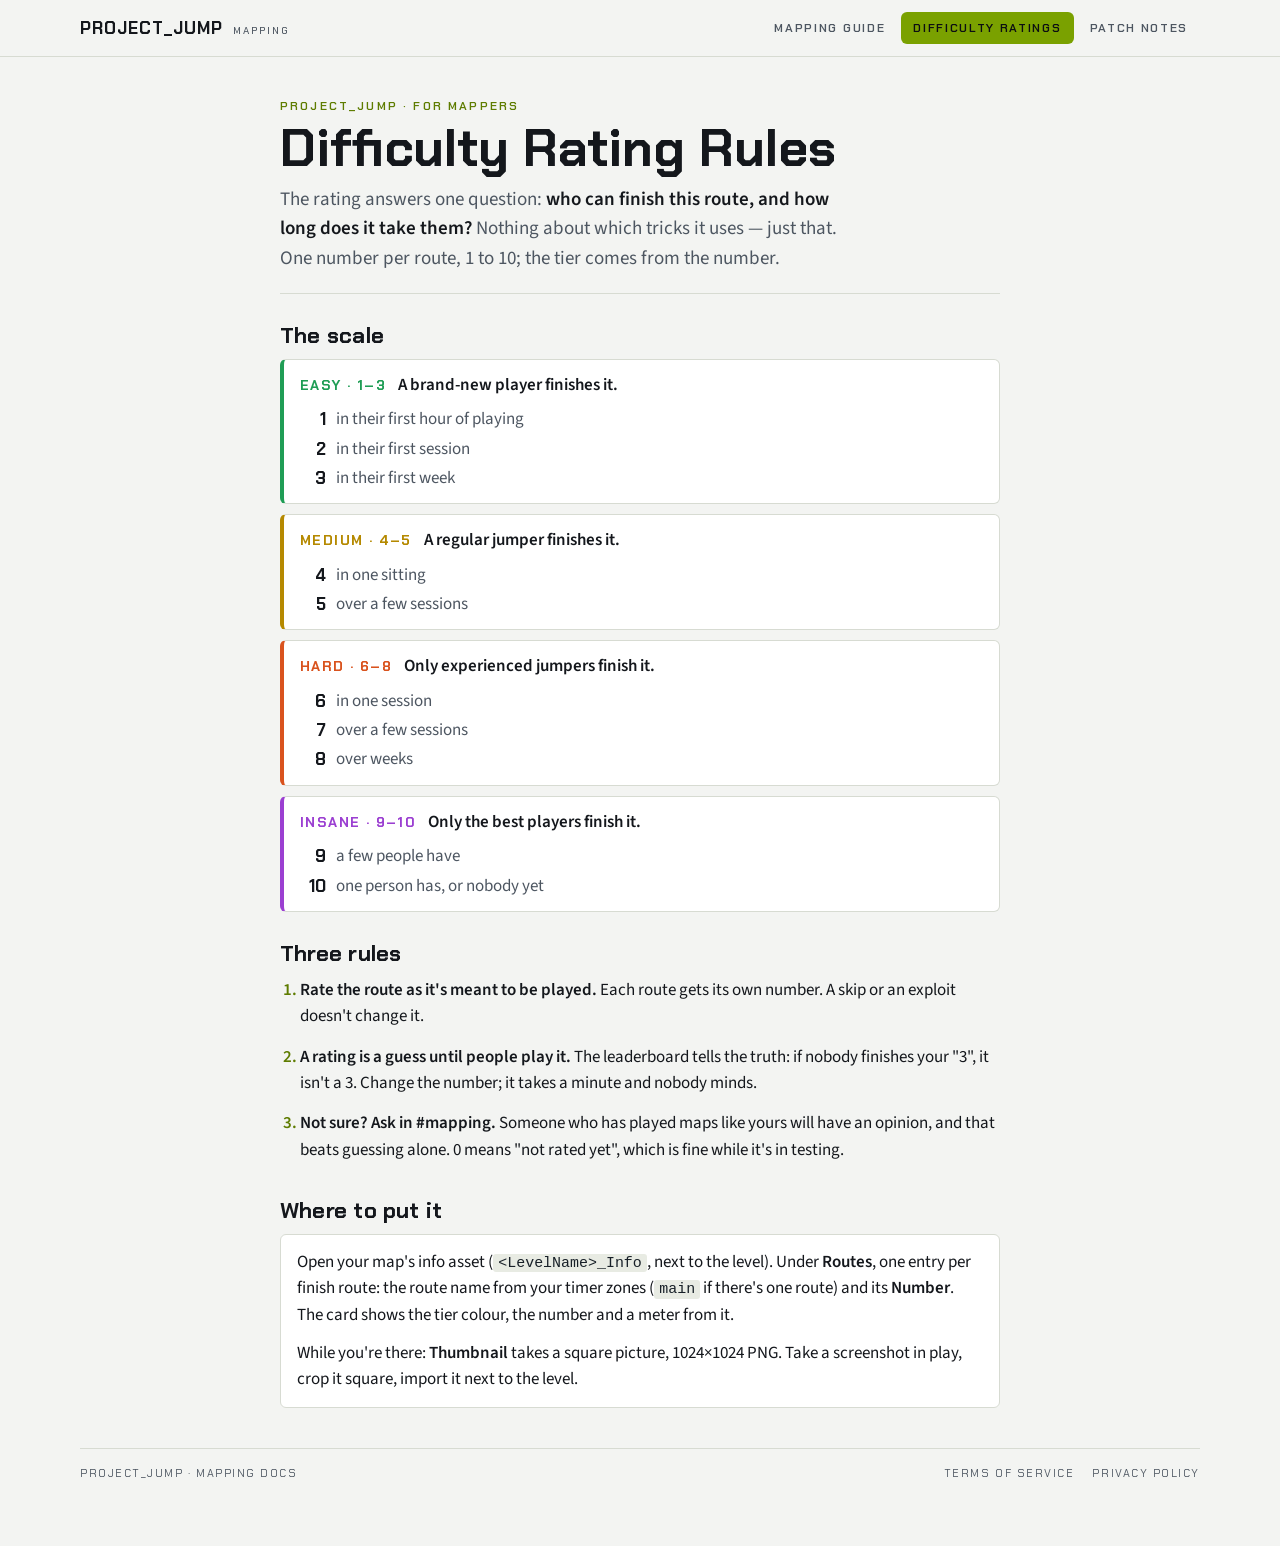
<file: difficulty.html>
<!doctype html>
<html lang="en">
<head>
<meta charset="utf-8">
<meta name="viewport" content="width=device-width, initial-scale=1">
<title>Difficulty Rating Rules</title>
<meta name="description" content="How mappers rate a project_jump route 1 to 10, and where the tier comes from.">
<link rel="preconnect" href="https://fonts.googleapis.com"><link rel="preconnect" href="https://fonts.gstatic.com" crossorigin><link rel="stylesheet" href="https://fonts.googleapis.com/css2?family=Chakra+Petch:wght@500;600;700&family=Source+Sans+3:ital,wght@0,400;0,600;1,400&display=swap">
<link rel="stylesheet" href="site.css">
</head>
<body class="single">
<div class="site"><div class="in">
  <a class="mark" href="index.html">PROJECT_JUMP<small>MAPPING</small></a>
  <nav aria-label="Pages"><a href="index.html">Mapping guide</a><a href="difficulty.html" aria-current="page">Difficulty<span class="long"> ratings</span></a><a href="patch-notes.html">Patch notes</a></nav>
</div></div>
<main>
<header>
  <div class="eyebrow">project_jump · for mappers</div>
  <h1>Difficulty Rating Rules</h1>
  <p class="lede">The rating answers one question: <strong>who can finish this route, and how long does it take them?</strong> Nothing about which tricks it uses — just that. One number per route, 1 to 10; the tier comes from the number.</p>
</header>

<h2>The scale</h2>
<ul class="tiers">
  <li class="tier easy">
    <div class="head"><b>EASY · 1–3</b><span class="who">A brand-new player finishes it.</span></div>
    <ul class="nums">
      <li><span class="n">1</span><span>in their first hour of playing</span></li>
      <li><span class="n">2</span><span>in their first session</span></li>
      <li><span class="n">3</span><span>in their first week</span></li>
    </ul>
  </li>
  <li class="tier medium">
    <div class="head"><b>MEDIUM · 4–5</b><span class="who">A regular jumper finishes it.</span></div>
    <ul class="nums">
      <li><span class="n">4</span><span>in one sitting</span></li>
      <li><span class="n">5</span><span>over a few sessions</span></li>
    </ul>
  </li>
  <li class="tier hard">
    <div class="head"><b>HARD · 6–8</b><span class="who">Only experienced jumpers finish it.</span></div>
    <ul class="nums">
      <li><span class="n">6</span><span>in one session</span></li>
      <li><span class="n">7</span><span>over a few sessions</span></li>
      <li><span class="n">8</span><span>over weeks</span></li>
    </ul>
  </li>
  <li class="tier insane">
    <div class="head"><b>INSANE · 9–10</b><span class="who">Only the best players finish it.</span></div>
    <ul class="nums">
      <li><span class="n">9</span><span>a few people have</span></li>
      <li><span class="n">10</span><span>one person has, or nobody yet</span></li>
    </ul>
  </li>
</ul>

<h2>Three rules</h2>
<ol class="rules">
  <li><strong>Rate the route as it's meant to be played.</strong> Each route gets its own number. A skip or an exploit doesn't change it.</li>
  <li><strong>A rating is a guess until people play it.</strong> The leaderboard tells the truth: if nobody finishes your "3", it isn't a 3. Change the number; it takes a minute and nobody minds.</li>
  <li><strong>Not sure? Ask in #mapping.</strong> Someone who has played maps like yours will have an opinion, and that beats guessing alone. 0 means "not rated yet", which is fine while it's in testing.</li>
</ol>

<h2>Where to put it</h2>
<div class="how">
  <p>Open your map's info asset (<code>&lt;LevelName&gt;_Info</code>, next to the level). Under <strong>Routes</strong>, one entry per finish route: the route name from your timer zones (<code>main</code> if there's one route) and its <strong>Number</strong>. The card shows the tier colour, the number and a meter from it.</p>
  <p style="margin:0">While you're there: <strong>Thumbnail</strong> takes a square picture, 1024×1024 PNG. Take a screenshot in play, crop it square, import it next to the level.</p>
</div>
</main>
<footer class="site-foot"><span>project_jump · mapping docs</span><nav aria-label="Legal"><a href="terms.html">Terms of Service</a><a href="privacy.html">Privacy Policy</a></nav></footer>
</body>
</html>
</file>
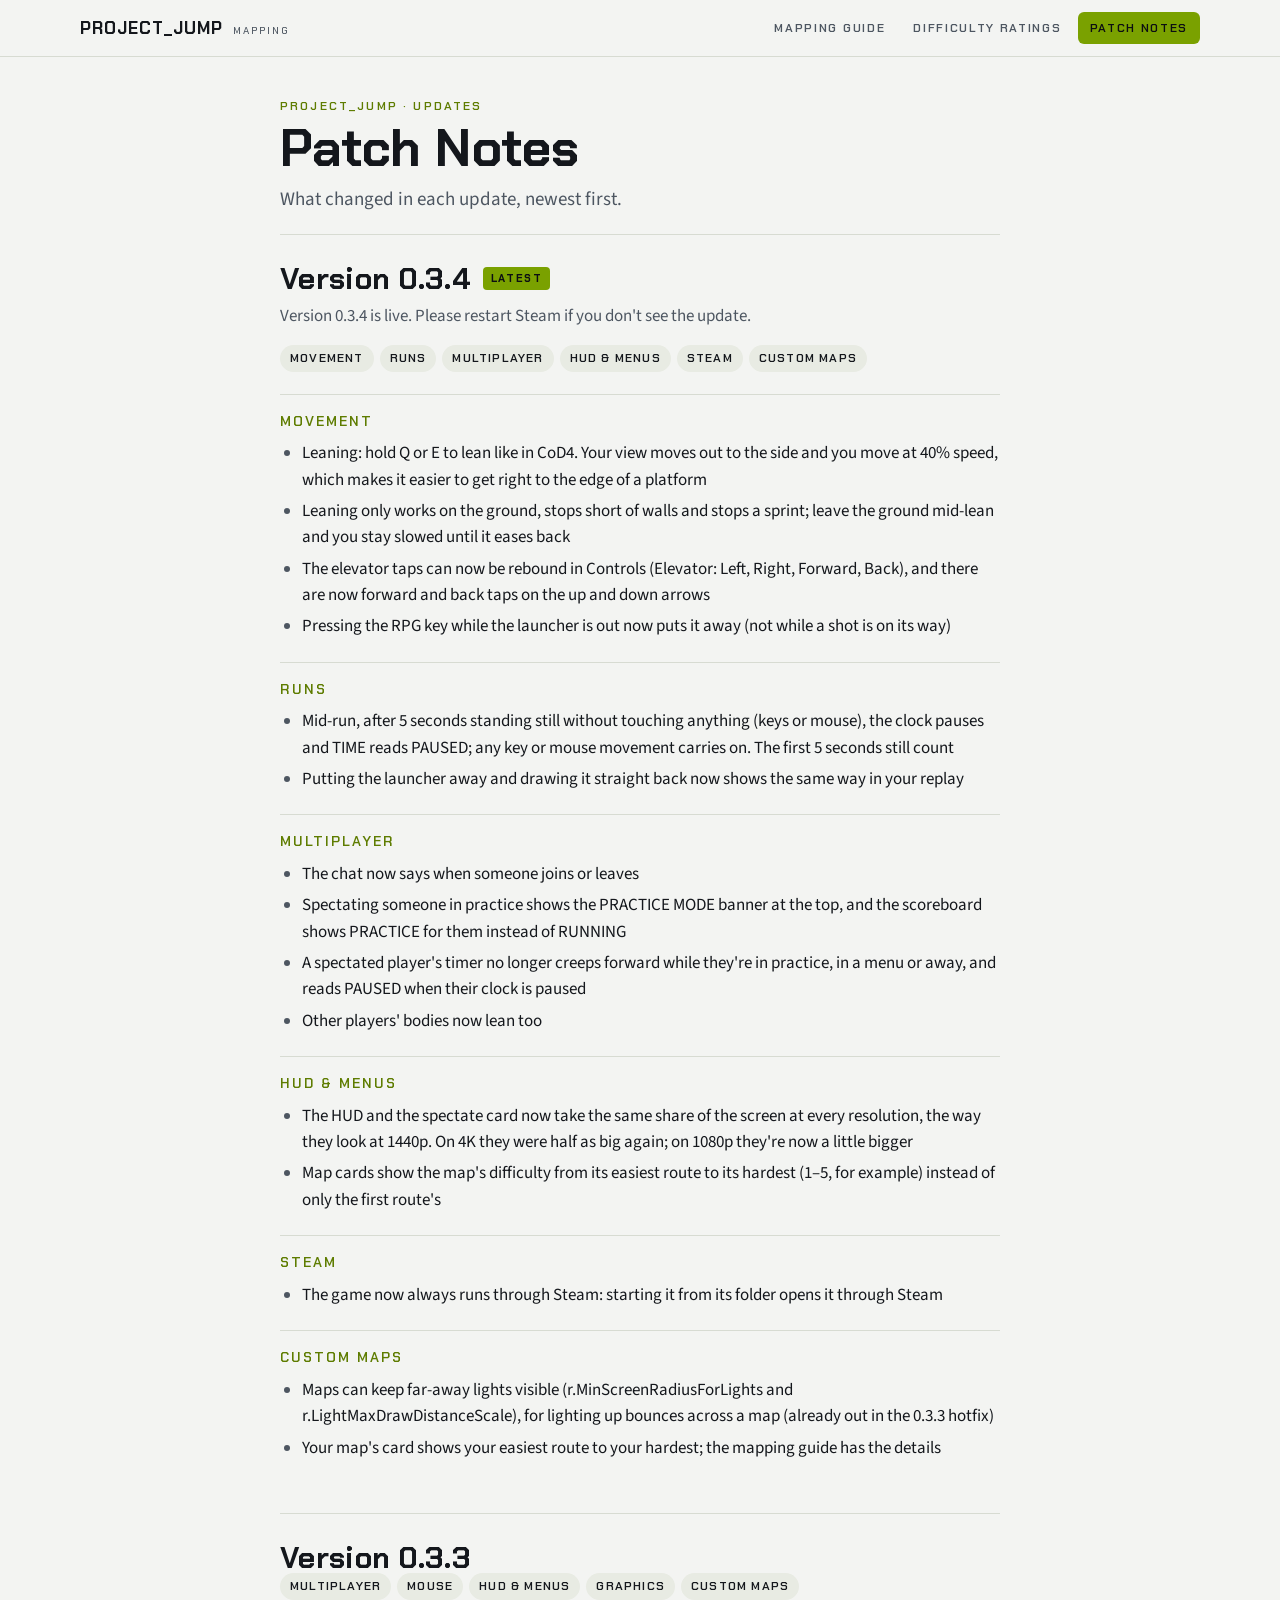
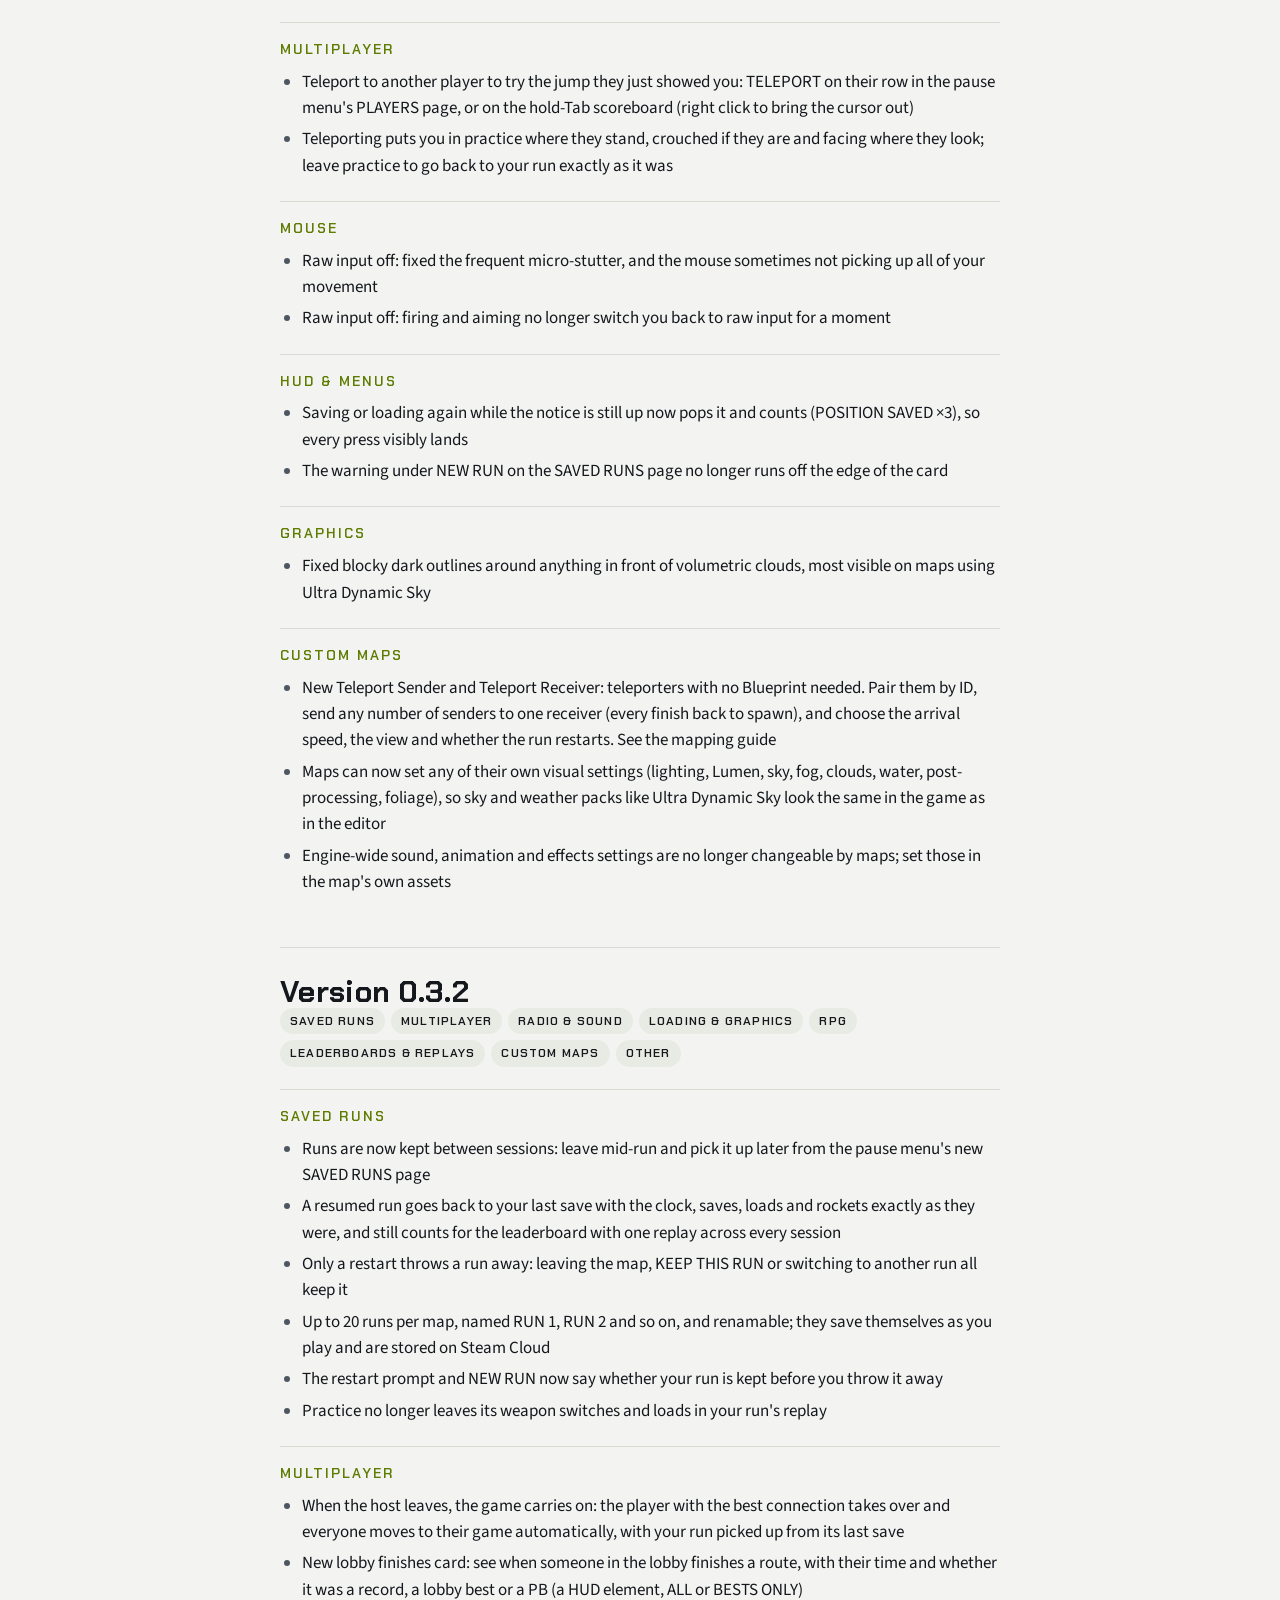
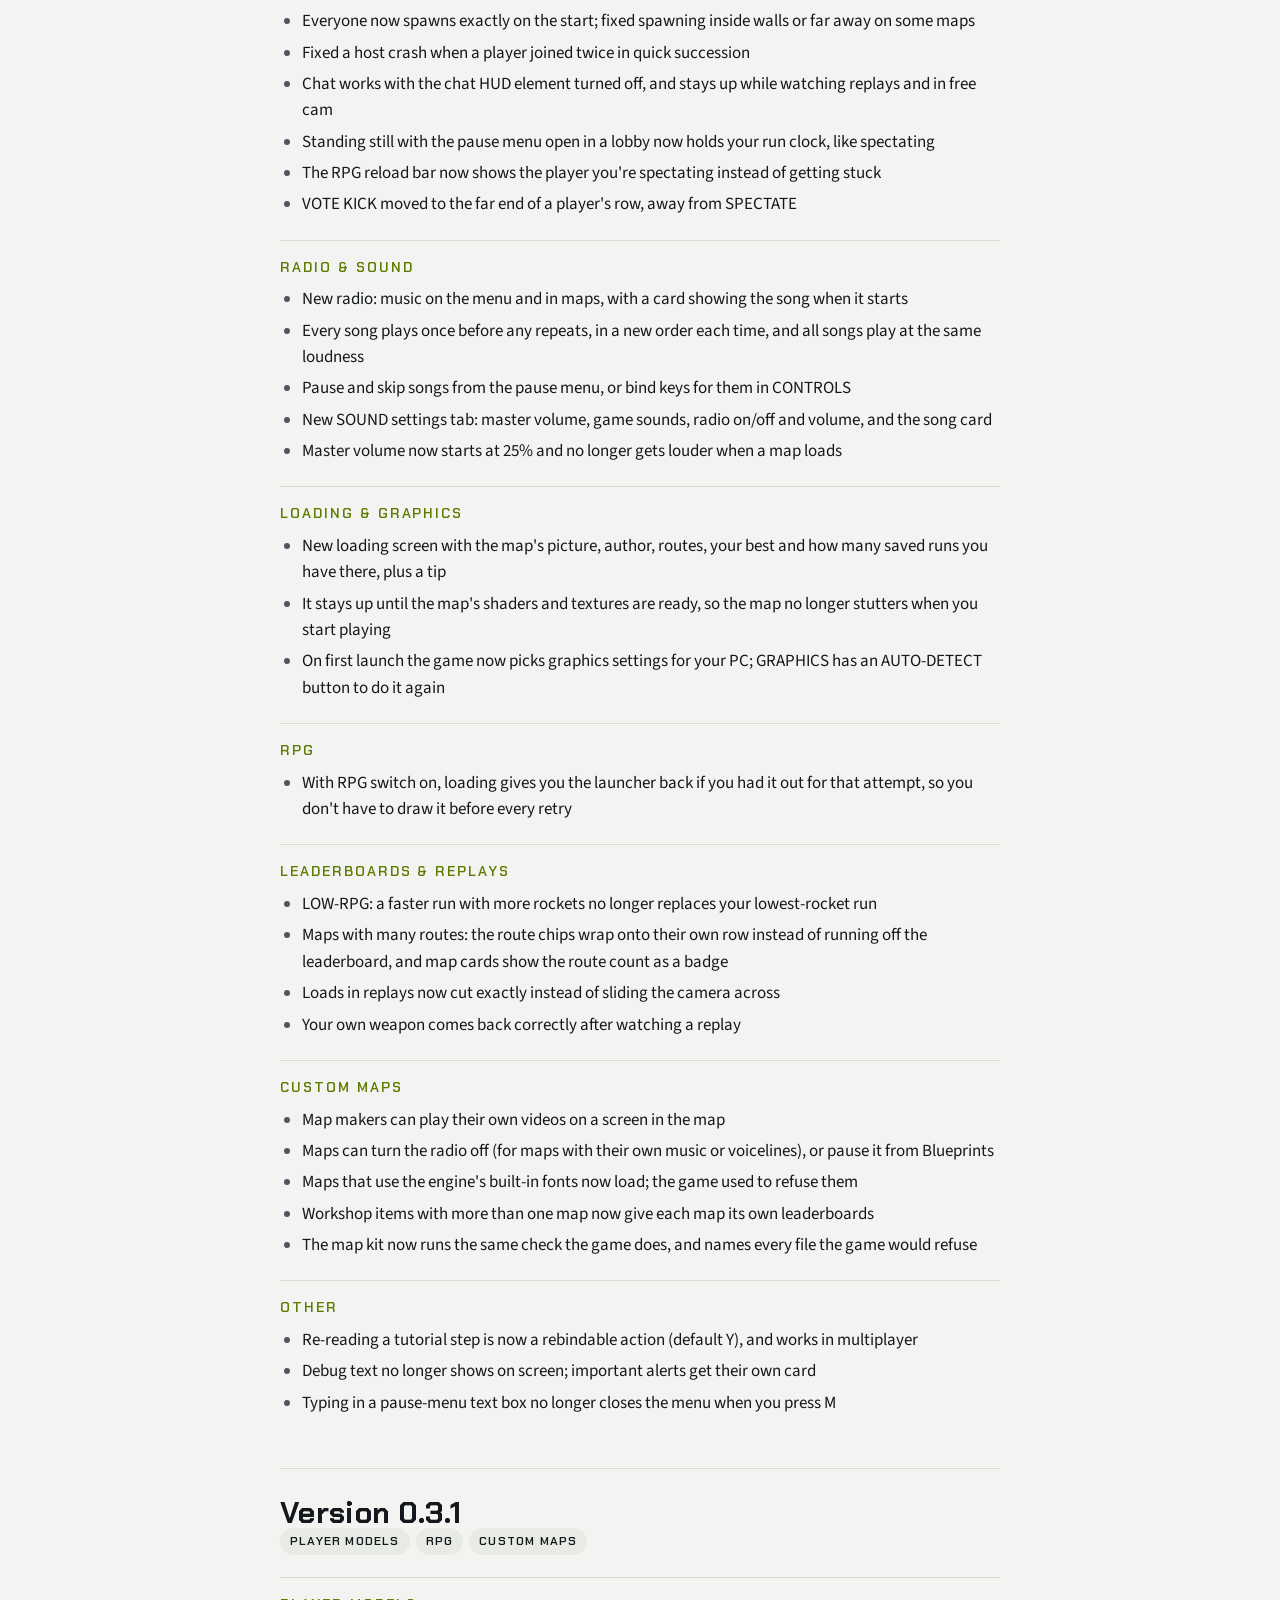
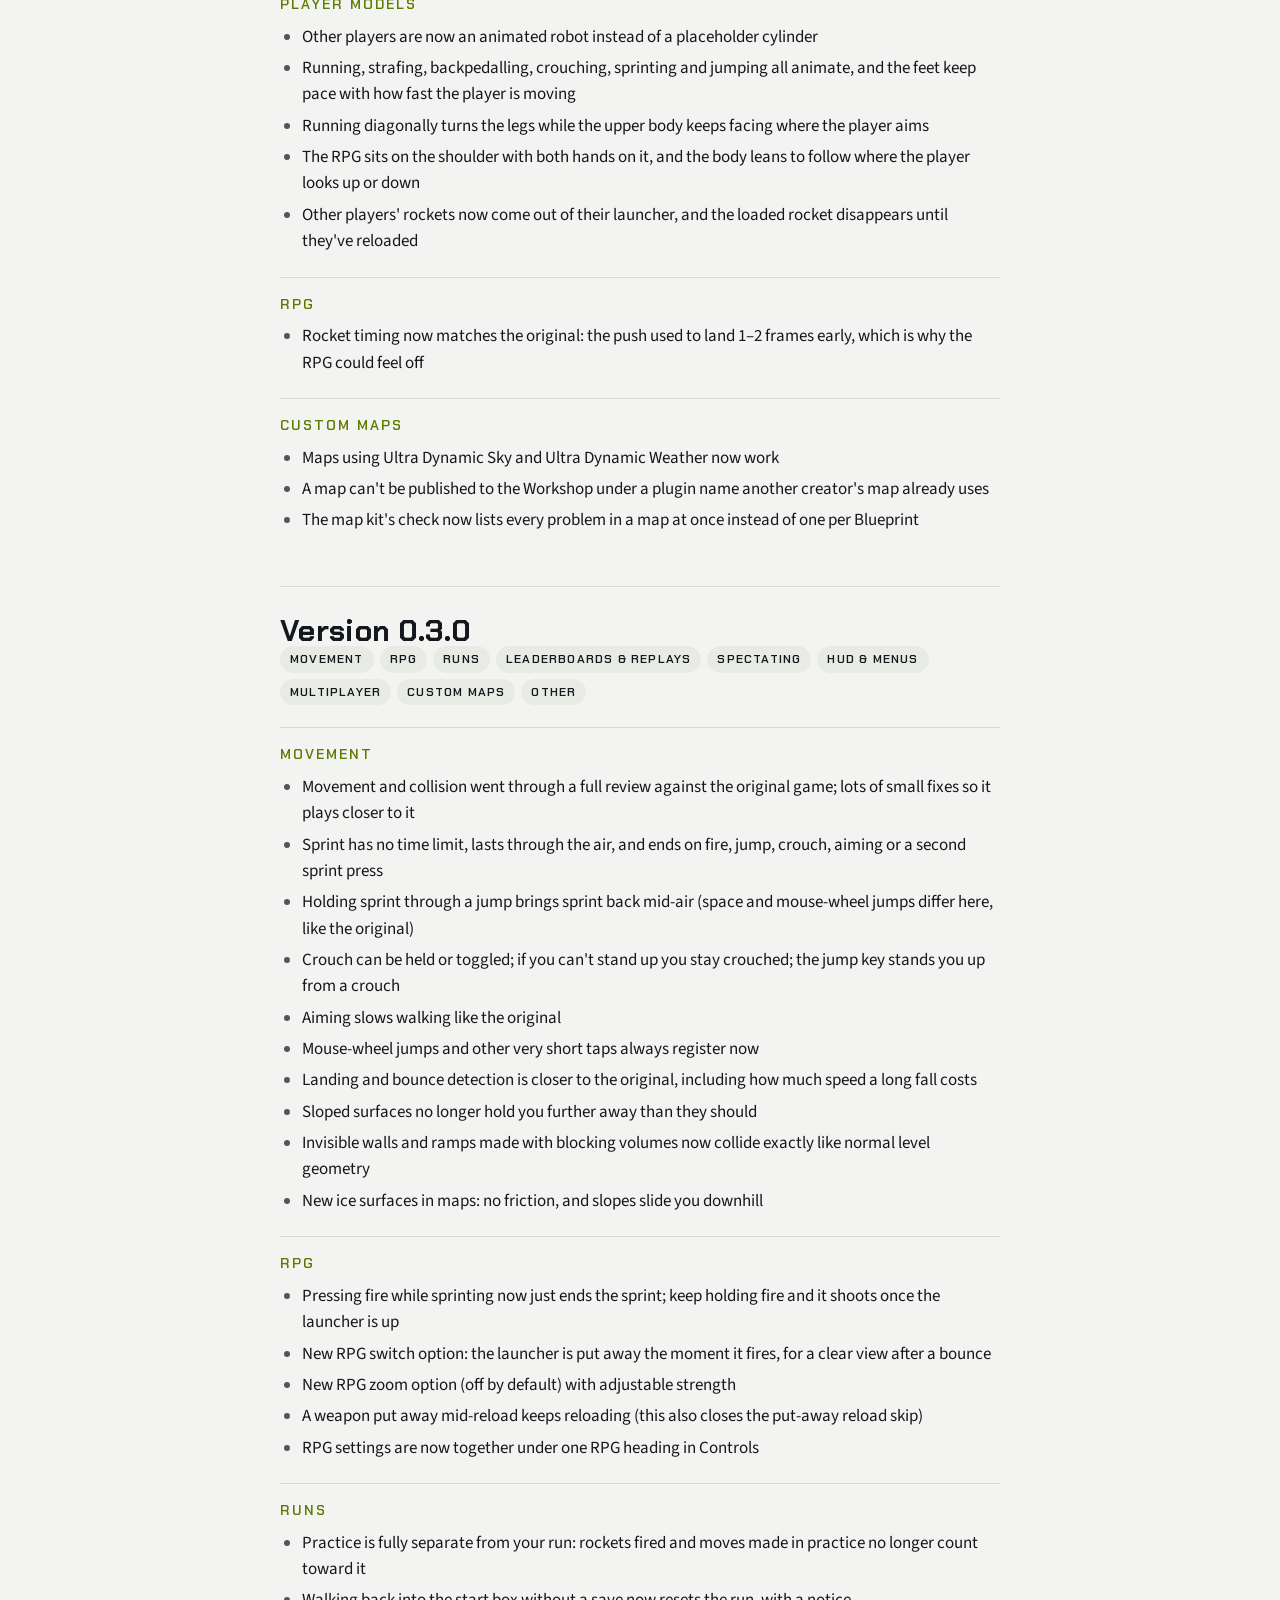
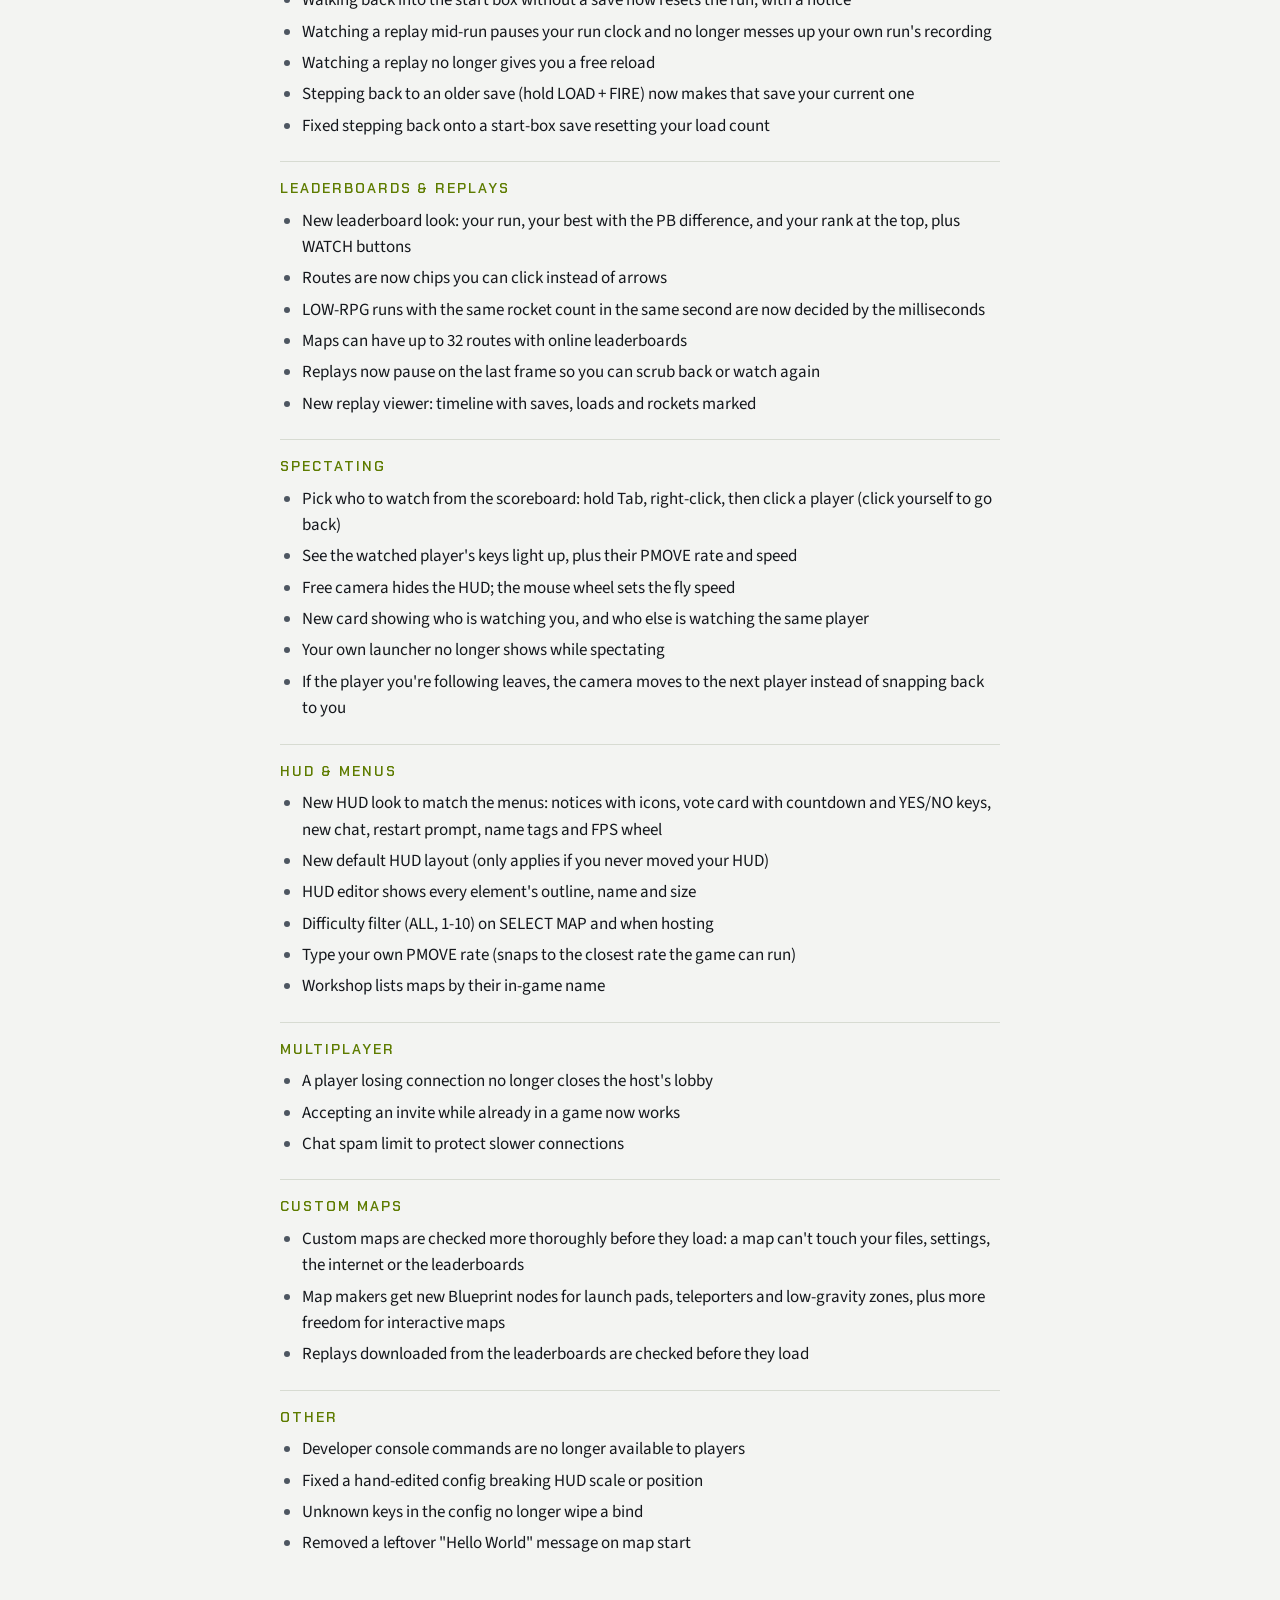
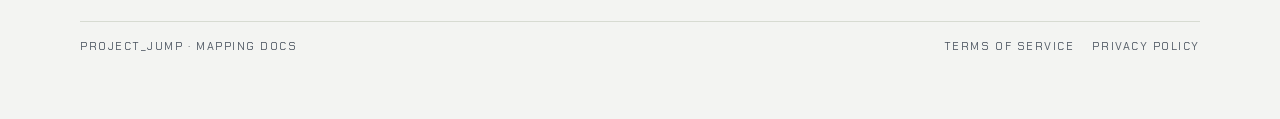
<file: patch-notes.html>
<!doctype html>
<html lang="en">
<head>
<meta charset="utf-8">
<meta name="viewport" content="width=device-width, initial-scale=1">
<title>Patch Notes</title>
<meta name="description" content="What changed in each PROJECT_JUMP update.">
<link rel="preconnect" href="https://fonts.googleapis.com"><link rel="preconnect" href="https://fonts.gstatic.com" crossorigin><link rel="stylesheet" href="https://fonts.googleapis.com/css2?family=Chakra+Petch:wght@500;600;700&family=Source+Sans+3:ital,wght@0,400;0,600;1,400&display=swap">
<link rel="stylesheet" href="site.css">
</head>
<body class="single">
<div class="site"><div class="in">
  <a class="mark" href="index.html">PROJECT_JUMP<small>MAPPING</small></a>
  <nav aria-label="Pages"><a href="index.html">Mapping guide</a><a href="difficulty.html">Difficulty<span class="long"> ratings</span></a><a href="patch-notes.html" aria-current="page">Patch notes</a></nav>
</div></div>
<main>
<header>
  <div class="eyebrow">PROJECT_JUMP · updates</div>
  <h1>Patch Notes</h1>
  <p class="lede">What changed in each update, newest first.</p>
</header>

<!-- New releases go above this one: copy the article, change the version and the ids. -->
<article class="release" id="v0.3.4">
  <div class="release-head"><h2>Version 0.3.4</h2><span class="badge">Latest</span></div>
  <p class="note">Version 0.3.4 is live. Please restart Steam if you don't see the update.</p>
  <nav class="cats" aria-label="0.3.4 sections">
    <a href="#v0.3.4-movement">Movement</a><a href="#v0.3.4-runs">Runs</a><a href="#v0.3.4-multiplayer">Multiplayer</a><a href="#v0.3.4-hud">HUD &amp; menus</a><a href="#v0.3.4-steam">Steam</a><a href="#v0.3.4-maps">Custom maps</a>
  </nav>

  <h3 id="v0.3.4-movement">Movement</h3>
  <ul>
    <li>Leaning: hold Q or E to lean like in CoD4. Your view moves out to the side and you move at 40% speed, which makes it easier to get right to the edge of a platform</li>
    <li>Leaning only works on the ground, stops short of walls and stops a sprint; leave the ground mid-lean and you stay slowed until it eases back</li>
    <li>The elevator taps can now be rebound in Controls (Elevator: Left, Right, Forward, Back), and there are now forward and back taps on the up and down arrows</li>
    <li>Pressing the RPG key while the launcher is out now puts it away (not while a shot is on its way)</li>
  </ul>

  <h3 id="v0.3.4-runs">Runs</h3>
  <ul>
    <li>Mid-run, after 5 seconds standing still without touching anything (keys or mouse), the clock pauses and TIME reads PAUSED; any key or mouse movement carries on. The first 5 seconds still count</li>
    <li>Putting the launcher away and drawing it straight back now shows the same way in your replay</li>
  </ul>

  <h3 id="v0.3.4-multiplayer">Multiplayer</h3>
  <ul>
    <li>The chat now says when someone joins or leaves</li>
    <li>Spectating someone in practice shows the PRACTICE MODE banner at the top, and the scoreboard shows PRACTICE for them instead of RUNNING</li>
    <li>A spectated player's timer no longer creeps forward while they're in practice, in a menu or away, and reads PAUSED when their clock is paused</li>
    <li>Other players' bodies now lean too</li>
  </ul>

  <h3 id="v0.3.4-hud">HUD &amp; menus</h3>
  <ul>
    <li>The HUD and the spectate card now take the same share of the screen at every resolution, the way they look at 1440p. On 4K they were half as big again; on 1080p they're now a little bigger</li>
    <li>Map cards show the map's difficulty from its easiest route to its hardest (1–5, for example) instead of only the first route's</li>
  </ul>

  <h3 id="v0.3.4-steam">Steam</h3>
  <ul>
    <li>The game now always runs through Steam: starting it from its folder opens it through Steam</li>
  </ul>

  <h3 id="v0.3.4-maps">Custom maps</h3>
  <ul>
    <li>Maps can keep far-away lights visible (r.MinScreenRadiusForLights and r.LightMaxDrawDistanceScale), for lighting up bounces across a map (already out in the 0.3.3 hotfix)</li>
    <li>Your map's card shows your easiest route to your hardest; the mapping guide has the details</li>
  </ul>
</article>

<article class="release" id="v0.3.3">
  <div class="release-head"><h2>Version 0.3.3</h2></div>
  <nav class="cats" aria-label="0.3.3 sections">
    <a href="#v0.3.3-multiplayer">Multiplayer</a><a href="#v0.3.3-mouse">Mouse</a><a href="#v0.3.3-hud">HUD &amp; menus</a><a href="#v0.3.3-graphics">Graphics</a><a href="#v0.3.3-maps">Custom maps</a>
  </nav>

  <h3 id="v0.3.3-multiplayer">Multiplayer</h3>
  <ul>
    <li>Teleport to another player to try the jump they just showed you: TELEPORT on their row in the pause menu's PLAYERS page, or on the hold-Tab scoreboard (right click to bring the cursor out)</li>
    <li>Teleporting puts you in practice where they stand, crouched if they are and facing where they look; leave practice to go back to your run exactly as it was</li>
  </ul>

  <h3 id="v0.3.3-mouse">Mouse</h3>
  <ul>
    <li>Raw input off: fixed the frequent micro-stutter, and the mouse sometimes not picking up all of your movement</li>
    <li>Raw input off: firing and aiming no longer switch you back to raw input for a moment</li>
  </ul>

  <h3 id="v0.3.3-hud">HUD &amp; menus</h3>
  <ul>
    <li>Saving or loading again while the notice is still up now pops it and counts (POSITION SAVED &times;3), so every press visibly lands</li>
    <li>The warning under NEW RUN on the SAVED RUNS page no longer runs off the edge of the card</li>
  </ul>

  <h3 id="v0.3.3-graphics">Graphics</h3>
  <ul>
    <li>Fixed blocky dark outlines around anything in front of volumetric clouds, most visible on maps using Ultra Dynamic Sky</li>
  </ul>

  <h3 id="v0.3.3-maps">Custom maps</h3>
  <ul>
    <li>New Teleport Sender and Teleport Receiver: teleporters with no Blueprint needed. Pair them by ID, send any number of senders to one receiver (every finish back to spawn), and choose the arrival speed, the view and whether the run restarts. See the mapping guide</li>
    <li>Maps can now set any of their own visual settings (lighting, Lumen, sky, fog, clouds, water, post-processing, foliage), so sky and weather packs like Ultra Dynamic Sky look the same in the game as in the editor</li>
    <li>Engine-wide sound, animation and effects settings are no longer changeable by maps; set those in the map's own assets</li>
  </ul>
</article>

<article class="release" id="v0.3.2">
  <div class="release-head"><h2>Version 0.3.2</h2></div>
  <nav class="cats" aria-label="0.3.2 sections">
    <a href="#v0.3.2-runs">Saved runs</a><a href="#v0.3.2-multiplayer">Multiplayer</a><a href="#v0.3.2-radio">Radio &amp; sound</a><a href="#v0.3.2-loading">Loading &amp; graphics</a><a href="#v0.3.2-rpg">RPG</a><a href="#v0.3.2-leaderboards">Leaderboards &amp; replays</a><a href="#v0.3.2-maps">Custom maps</a><a href="#v0.3.2-other">Other</a>
  </nav>

  <h3 id="v0.3.2-runs">Saved runs</h3>
  <ul>
    <li>Runs are now kept between sessions: leave mid-run and pick it up later from the pause menu's new SAVED RUNS page</li>
    <li>A resumed run goes back to your last save with the clock, saves, loads and rockets exactly as they were, and still counts for the leaderboard with one replay across every session</li>
    <li>Only a restart throws a run away: leaving the map, KEEP THIS RUN or switching to another run all keep it</li>
    <li>Up to 20 runs per map, named RUN 1, RUN 2 and so on, and renamable; they save themselves as you play and are stored on Steam Cloud</li>
    <li>The restart prompt and NEW RUN now say whether your run is kept before you throw it away</li>
    <li>Practice no longer leaves its weapon switches and loads in your run's replay</li>
  </ul>

  <h3 id="v0.3.2-multiplayer">Multiplayer</h3>
  <ul>
    <li>When the host leaves, the game carries on: the player with the best connection takes over and everyone moves to their game automatically, with your run picked up from its last save</li>
    <li>New lobby finishes card: see when someone in the lobby finishes a route, with their time and whether it was a record, a lobby best or a PB (a HUD element, ALL or BESTS ONLY)</li>
    <li>Everyone now spawns exactly on the start; fixed spawning inside walls or far away on some maps</li>
    <li>Fixed a host crash when a player joined twice in quick succession</li>
    <li>Chat works with the chat HUD element turned off, and stays up while watching replays and in free cam</li>
    <li>Standing still with the pause menu open in a lobby now holds your run clock, like spectating</li>
    <li>The RPG reload bar now shows the player you're spectating instead of getting stuck</li>
    <li>VOTE KICK moved to the far end of a player's row, away from SPECTATE</li>
  </ul>

  <h3 id="v0.3.2-radio">Radio &amp; sound</h3>
  <ul>
    <li>New radio: music on the menu and in maps, with a card showing the song when it starts</li>
    <li>Every song plays once before any repeats, in a new order each time, and all songs play at the same loudness</li>
    <li>Pause and skip songs from the pause menu, or bind keys for them in CONTROLS</li>
    <li>New SOUND settings tab: master volume, game sounds, radio on/off and volume, and the song card</li>
    <li>Master volume now starts at 25% and no longer gets louder when a map loads</li>
  </ul>

  <h3 id="v0.3.2-loading">Loading &amp; graphics</h3>
  <ul>
    <li>New loading screen with the map's picture, author, routes, your best and how many saved runs you have there, plus a tip</li>
    <li>It stays up until the map's shaders and textures are ready, so the map no longer stutters when you start playing</li>
    <li>On first launch the game now picks graphics settings for your PC; GRAPHICS has an AUTO-DETECT button to do it again</li>
  </ul>

  <h3 id="v0.3.2-rpg">RPG</h3>
  <ul>
    <li>With RPG switch on, loading gives you the launcher back if you had it out for that attempt, so you don't have to draw it before every retry</li>
  </ul>

  <h3 id="v0.3.2-leaderboards">Leaderboards &amp; replays</h3>
  <ul>
    <li>LOW-RPG: a faster run with more rockets no longer replaces your lowest-rocket run</li>
    <li>Maps with many routes: the route chips wrap onto their own row instead of running off the leaderboard, and map cards show the route count as a badge</li>
    <li>Loads in replays now cut exactly instead of sliding the camera across</li>
    <li>Your own weapon comes back correctly after watching a replay</li>
  </ul>

  <h3 id="v0.3.2-maps">Custom maps</h3>
  <ul>
    <li>Map makers can play their own videos on a screen in the map</li>
    <li>Maps can turn the radio off (for maps with their own music or voicelines), or pause it from Blueprints</li>
    <li>Maps that use the engine's built-in fonts now load; the game used to refuse them</li>
    <li>Workshop items with more than one map now give each map its own leaderboards</li>
    <li>The map kit now runs the same check the game does, and names every file the game would refuse</li>
  </ul>

  <h3 id="v0.3.2-other">Other</h3>
  <ul>
    <li>Re-reading a tutorial step is now a rebindable action (default Y), and works in multiplayer</li>
    <li>Debug text no longer shows on screen; important alerts get their own card</li>
    <li>Typing in a pause-menu text box no longer closes the menu when you press M</li>
  </ul>
</article>

<article class="release" id="v0.3.1">
  <div class="release-head"><h2>Version 0.3.1</h2></div>
  <nav class="cats" aria-label="0.3.1 sections">
    <a href="#v0.3.1-models">Player models</a><a href="#v0.3.1-rpg">RPG</a><a href="#v0.3.1-maps">Custom maps</a>
  </nav>

  <h3 id="v0.3.1-models">Player models</h3>
  <ul>
    <li>Other players are now an animated robot instead of a placeholder cylinder</li>
    <li>Running, strafing, backpedalling, crouching, sprinting and jumping all animate, and the feet keep pace with how fast the player is moving</li>
    <li>Running diagonally turns the legs while the upper body keeps facing where the player aims</li>
    <li>The RPG sits on the shoulder with both hands on it, and the body leans to follow where the player looks up or down</li>
    <li>Other players' rockets now come out of their launcher, and the loaded rocket disappears until they've reloaded</li>
  </ul>

  <h3 id="v0.3.1-rpg">RPG</h3>
  <ul>
    <li>Rocket timing now matches the original: the push used to land 1&ndash;2 frames early, which is why the RPG could feel off</li>
  </ul>

  <h3 id="v0.3.1-maps">Custom maps</h3>
  <ul>
    <li>Maps using Ultra Dynamic Sky and Ultra Dynamic Weather now work</li>
    <li>A map can't be published to the Workshop under a plugin name another creator's map already uses</li>
    <li>The map kit's check now lists every problem in a map at once instead of one per Blueprint</li>
  </ul>
</article>

<article class="release" id="v0.3.0">
  <div class="release-head"><h2>Version 0.3.0</h2></div>
  <nav class="cats" aria-label="0.3.0 sections">
    <a href="#v0.3.0-movement">Movement</a><a href="#v0.3.0-rpg">RPG</a><a href="#v0.3.0-runs">Runs</a><a href="#v0.3.0-leaderboards">Leaderboards &amp; replays</a><a href="#v0.3.0-spectating">Spectating</a><a href="#v0.3.0-hud">HUD &amp; menus</a><a href="#v0.3.0-multiplayer">Multiplayer</a><a href="#v0.3.0-maps">Custom maps</a><a href="#v0.3.0-other">Other</a>
  </nav>

  <h3 id="v0.3.0-movement">Movement</h3>
  <ul>
    <li>Movement and collision went through a full review against the original game; lots of small fixes so it plays closer to it</li>
    <li>Sprint has no time limit, lasts through the air, and ends on fire, jump, crouch, aiming or a second sprint press</li>
    <li>Holding sprint through a jump brings sprint back mid-air (space and mouse-wheel jumps differ here, like the original)</li>
    <li>Crouch can be held or toggled; if you can't stand up you stay crouched; the jump key stands you up from a crouch</li>
    <li>Aiming slows walking like the original</li>
    <li>Mouse-wheel jumps and other very short taps always register now</li>
    <li>Landing and bounce detection is closer to the original, including how much speed a long fall costs</li>
    <li>Sloped surfaces no longer hold you further away than they should</li>
    <li>Invisible walls and ramps made with blocking volumes now collide exactly like normal level geometry</li>
    <li>New ice surfaces in maps: no friction, and slopes slide you downhill</li>
  </ul>

  <h3 id="v0.3.0-rpg">RPG</h3>
  <ul>
    <li>Pressing fire while sprinting now just ends the sprint; keep holding fire and it shoots once the launcher is up</li>
    <li>New RPG switch option: the launcher is put away the moment it fires, for a clear view after a bounce</li>
    <li>New RPG zoom option (off by default) with adjustable strength</li>
    <li>A weapon put away mid-reload keeps reloading (this also closes the put-away reload skip)</li>
    <li>RPG settings are now together under one RPG heading in Controls</li>
  </ul>

  <h3 id="v0.3.0-runs">Runs</h3>
  <ul>
    <li>Practice is fully separate from your run: rockets fired and moves made in practice no longer count toward it</li>
    <li>Walking back into the start box without a save now resets the run, with a notice</li>
    <li>Watching a replay mid-run pauses your run clock and no longer messes up your own run's recording</li>
    <li>Watching a replay no longer gives you a free reload</li>
    <li>Stepping back to an older save (hold LOAD + FIRE) now makes that save your current one</li>
    <li>Fixed stepping back onto a start-box save resetting your load count</li>
  </ul>

  <h3 id="v0.3.0-leaderboards">Leaderboards &amp; replays</h3>
  <ul>
    <li>New leaderboard look: your run, your best with the PB difference, and your rank at the top, plus WATCH buttons</li>
    <li>Routes are now chips you can click instead of arrows</li>
    <li>LOW-RPG runs with the same rocket count in the same second are now decided by the milliseconds</li>
    <li>Maps can have up to 32 routes with online leaderboards</li>
    <li>Replays now pause on the last frame so you can scrub back or watch again</li>
    <li>New replay viewer: timeline with saves, loads and rockets marked</li>
  </ul>

  <h3 id="v0.3.0-spectating">Spectating</h3>
  <ul>
    <li>Pick who to watch from the scoreboard: hold Tab, right-click, then click a player (click yourself to go back)</li>
    <li>See the watched player's keys light up, plus their PMOVE rate and speed</li>
    <li>Free camera hides the HUD; the mouse wheel sets the fly speed</li>
    <li>New card showing who is watching you, and who else is watching the same player</li>
    <li>Your own launcher no longer shows while spectating</li>
    <li>If the player you're following leaves, the camera moves to the next player instead of snapping back to you</li>
  </ul>

  <h3 id="v0.3.0-hud">HUD &amp; menus</h3>
  <ul>
    <li>New HUD look to match the menus: notices with icons, vote card with countdown and YES/NO keys, new chat, restart prompt, name tags and FPS wheel</li>
    <li>New default HUD layout (only applies if you never moved your HUD)</li>
    <li>HUD editor shows every element's outline, name and size</li>
    <li>Difficulty filter (ALL, 1-10) on SELECT MAP and when hosting</li>
    <li>Type your own PMOVE rate (snaps to the closest rate the game can run)</li>
    <li>Workshop lists maps by their in-game name</li>
  </ul>

  <h3 id="v0.3.0-multiplayer">Multiplayer</h3>
  <ul>
    <li>A player losing connection no longer closes the host's lobby</li>
    <li>Accepting an invite while already in a game now works</li>
    <li>Chat spam limit to protect slower connections</li>
  </ul>

  <h3 id="v0.3.0-maps">Custom maps</h3>
  <ul>
    <li>Custom maps are checked more thoroughly before they load: a map can't touch your files, settings, the internet or the leaderboards</li>
    <li>Map makers get new Blueprint nodes for launch pads, teleporters and low-gravity zones, plus more freedom for interactive maps</li>
    <li>Replays downloaded from the leaderboards are checked before they load</li>
  </ul>

  <h3 id="v0.3.0-other">Other</h3>
  <ul>
    <li>Developer console commands are no longer available to players</li>
    <li>Fixed a hand-edited config breaking HUD scale or position</li>
    <li>Unknown keys in the config no longer wipe a bind</li>
    <li>Removed a leftover "Hello World" message on map start</li>
  </ul>
</article>
</main>
<footer class="site-foot"><span>project_jump · mapping docs</span><nav aria-label="Legal"><a href="terms.html">Terms of Service</a><a href="privacy.html">Privacy Policy</a></nav></footer>
</body>
</html>
</file>
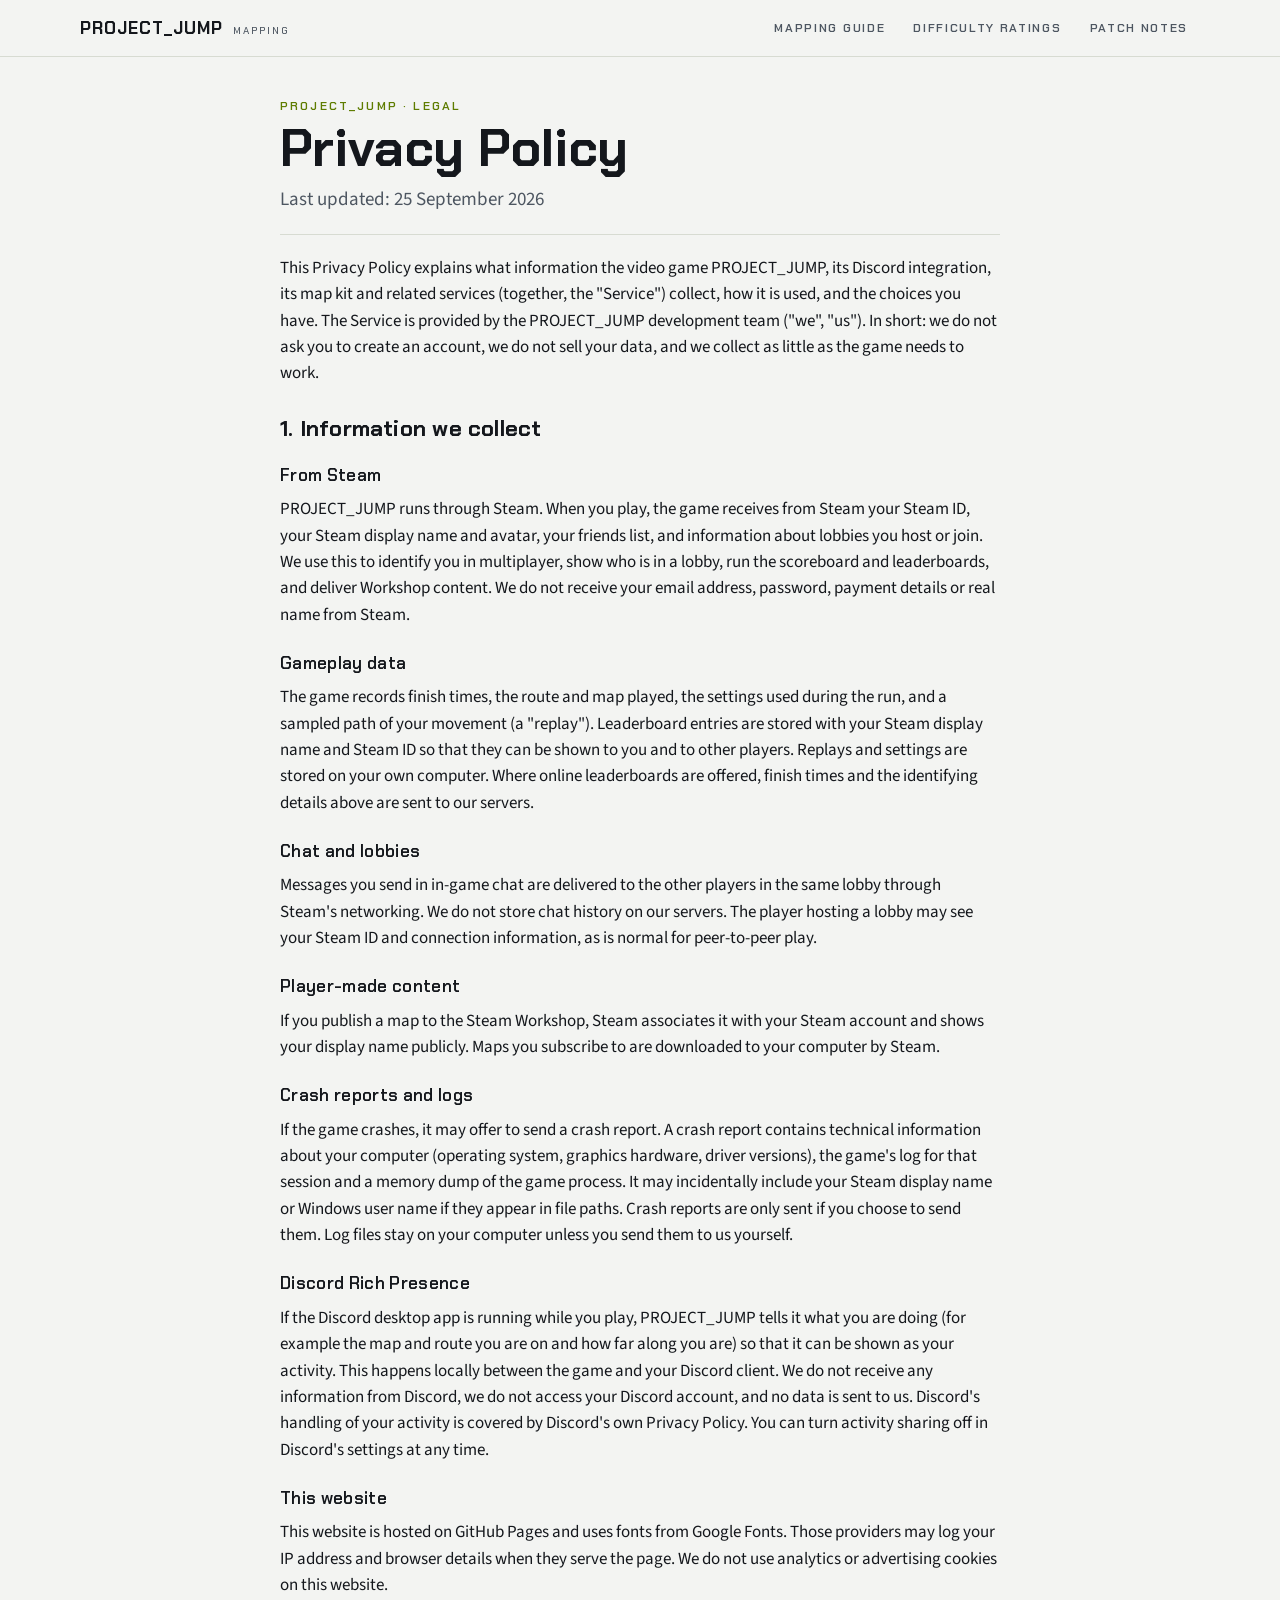
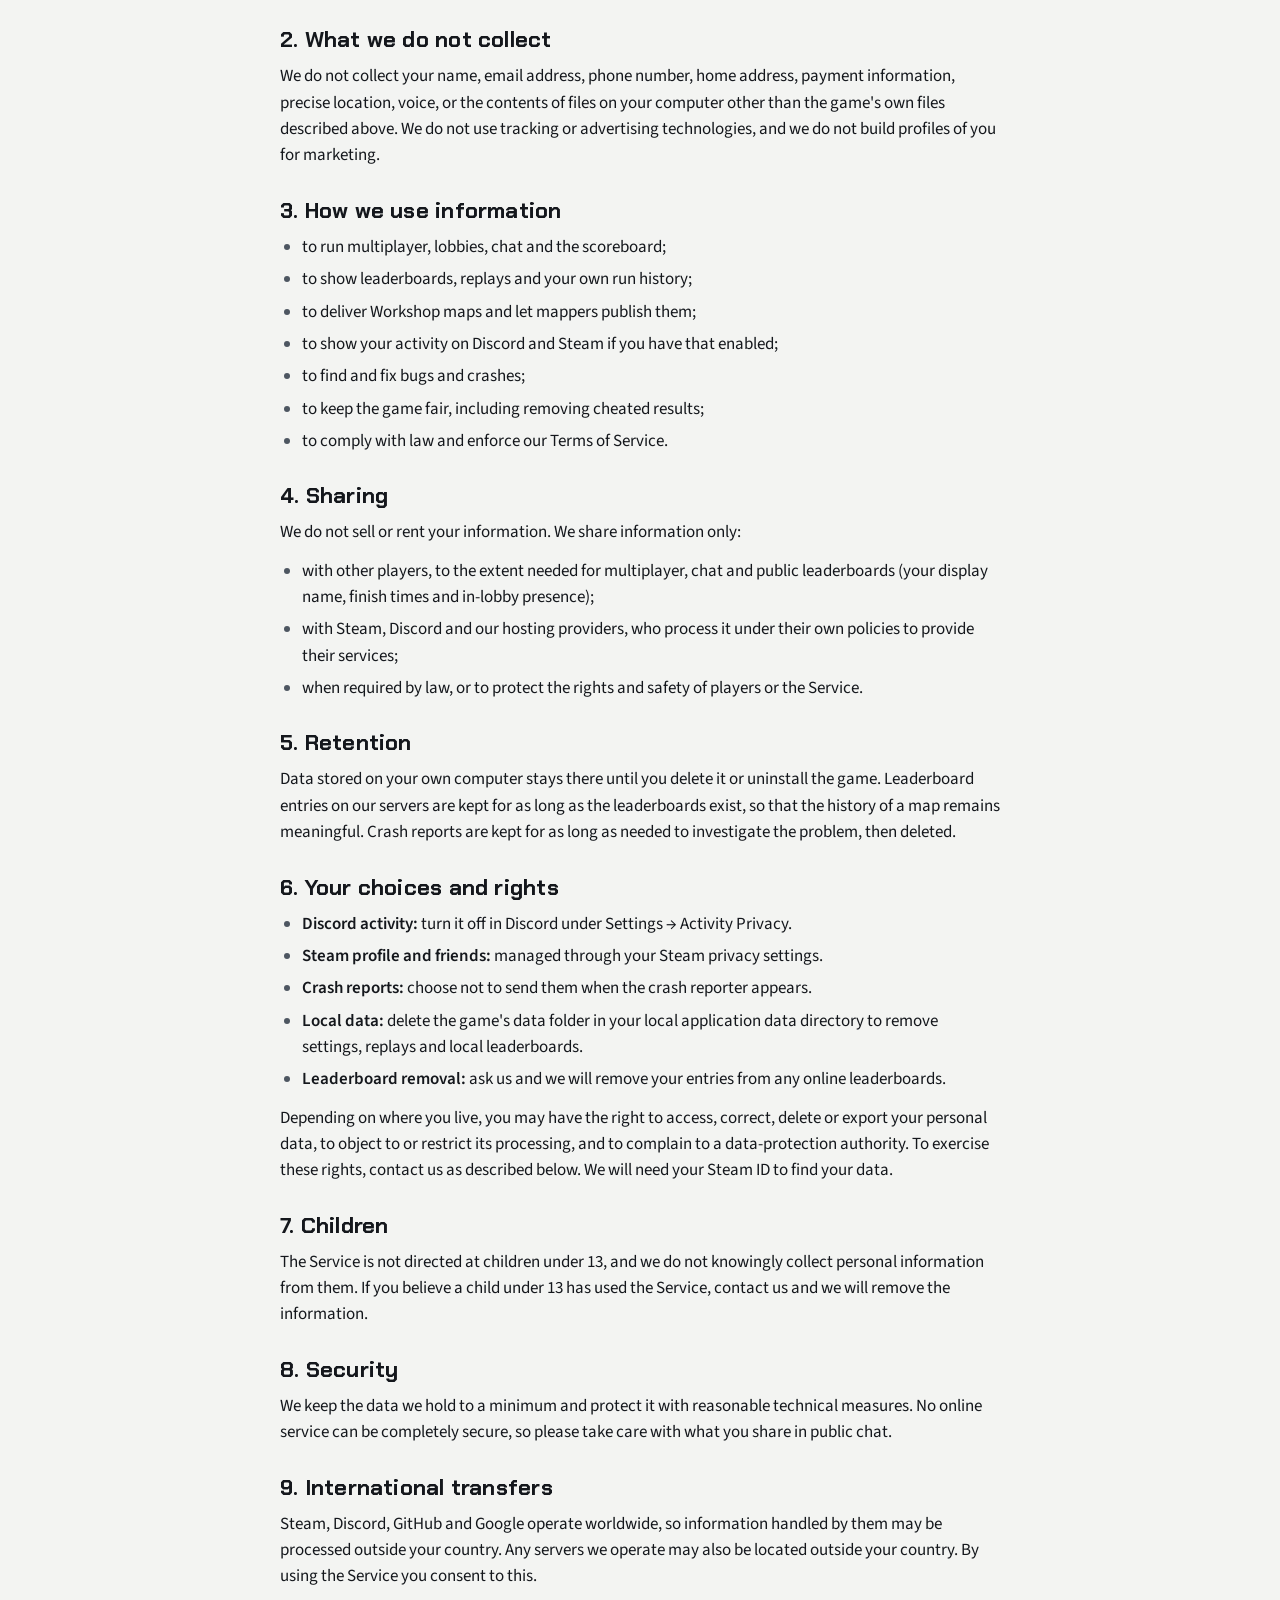
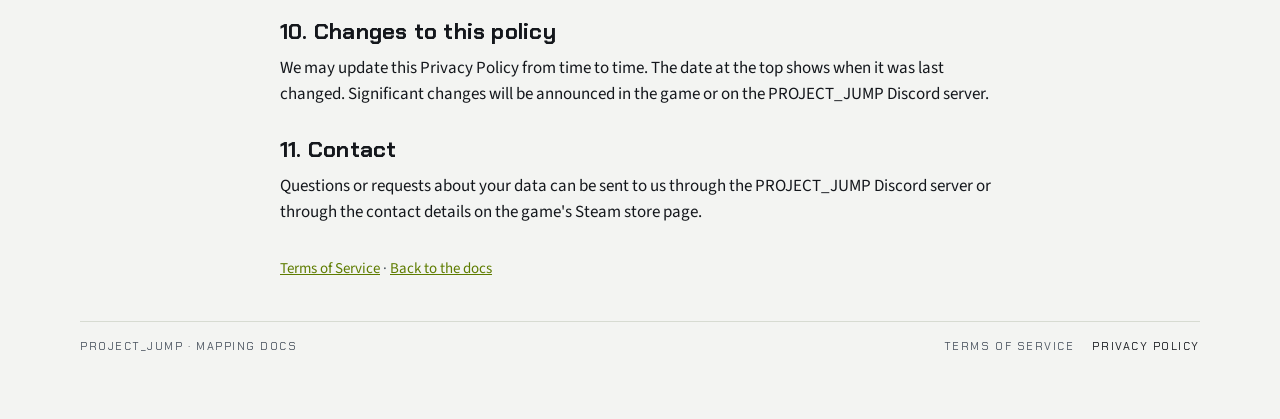
<file: privacy.html>
<!doctype html>
<html lang="en">
<head>
<meta charset="utf-8">
<meta name="viewport" content="width=device-width, initial-scale=1">
<title>Privacy Policy</title>
<meta name="description" content="Privacy Policy for PROJECT_JUMP, its Discord integration and its community services.">
<link rel="preconnect" href="https://fonts.googleapis.com"><link rel="preconnect" href="https://fonts.gstatic.com" crossorigin><link rel="stylesheet" href="https://fonts.googleapis.com/css2?family=Chakra+Petch:wght@500;600;700&family=Source+Sans+3:ital,wght@0,400;0,600;1,400&display=swap">
<link rel="stylesheet" href="site.css">
</head>
<body class="single">
<div class="site"><div class="in">
  <a class="mark" href="index.html">PROJECT_JUMP<small>MAPPING</small></a>
  <nav aria-label="Pages"><a href="index.html">Mapping guide</a><a href="difficulty.html">Difficulty<span class="long"> ratings</span></a><a href="patch-notes.html">Patch notes</a></nav>
</div></div>
<main>
<header>
  <div class="eyebrow">PROJECT_JUMP · legal</div>
  <h1>Privacy Policy</h1>
  <p class="lede">Last updated: <time datetime="2026-09-25">25 September 2026</time></p>
</header>

<div class="legal">
<p>This Privacy Policy explains what information the video game PROJECT_JUMP, its Discord integration, its map kit and related services (together, the "Service") collect, how it is used, and the choices you have. The Service is provided by the PROJECT_JUMP development team ("we", "us"). In short: we do not ask you to create an account, we do not sell your data, and we collect as little as the game needs to work.</p>

<h2>1. Information we collect</h2>
<h3>From Steam</h3>
<p>PROJECT_JUMP runs through Steam. When you play, the game receives from Steam your Steam ID, your Steam display name and avatar, your friends list, and information about lobbies you host or join. We use this to identify you in multiplayer, show who is in a lobby, run the scoreboard and leaderboards, and deliver Workshop content. We do not receive your email address, password, payment details or real name from Steam.</p>
<h3>Gameplay data</h3>
<p>The game records finish times, the route and map played, the settings used during the run, and a sampled path of your movement (a "replay"). Leaderboard entries are stored with your Steam display name and Steam ID so that they can be shown to you and to other players. Replays and settings are stored on your own computer. Where online leaderboards are offered, finish times and the identifying details above are sent to our servers.</p>
<h3>Chat and lobbies</h3>
<p>Messages you send in in-game chat are delivered to the other players in the same lobby through Steam's networking. We do not store chat history on our servers. The player hosting a lobby may see your Steam ID and connection information, as is normal for peer-to-peer play.</p>
<h3>Player-made content</h3>
<p>If you publish a map to the Steam Workshop, Steam associates it with your Steam account and shows your display name publicly. Maps you subscribe to are downloaded to your computer by Steam.</p>
<h3>Crash reports and logs</h3>
<p>If the game crashes, it may offer to send a crash report. A crash report contains technical information about your computer (operating system, graphics hardware, driver versions), the game's log for that session and a memory dump of the game process. It may incidentally include your Steam display name or Windows user name if they appear in file paths. Crash reports are only sent if you choose to send them. Log files stay on your computer unless you send them to us yourself.</p>
<h3>Discord Rich Presence</h3>
<p>If the Discord desktop app is running while you play, PROJECT_JUMP tells it what you are doing (for example the map and route you are on and how far along you are) so that it can be shown as your activity. This happens locally between the game and your Discord client. We do not receive any information from Discord, we do not access your Discord account, and no data is sent to us. Discord's handling of your activity is covered by Discord's own Privacy Policy. You can turn activity sharing off in Discord's settings at any time.</p>
<h3>This website</h3>
<p>This website is hosted on GitHub Pages and uses fonts from Google Fonts. Those providers may log your IP address and browser details when they serve the page. We do not use analytics or advertising cookies on this website.</p>

<h2>2. What we do not collect</h2>
<p>We do not collect your name, email address, phone number, home address, payment information, precise location, voice, or the contents of files on your computer other than the game's own files described above. We do not use tracking or advertising technologies, and we do not build profiles of you for marketing.</p>

<h2>3. How we use information</h2>
<ul>
  <li>to run multiplayer, lobbies, chat and the scoreboard;</li>
  <li>to show leaderboards, replays and your own run history;</li>
  <li>to deliver Workshop maps and let mappers publish them;</li>
  <li>to show your activity on Discord and Steam if you have that enabled;</li>
  <li>to find and fix bugs and crashes;</li>
  <li>to keep the game fair, including removing cheated results;</li>
  <li>to comply with law and enforce our Terms of Service.</li>
</ul>

<h2>4. Sharing</h2>
<p>We do not sell or rent your information. We share information only:</p>
<ul>
  <li>with other players, to the extent needed for multiplayer, chat and public leaderboards (your display name, finish times and in-lobby presence);</li>
  <li>with Steam, Discord and our hosting providers, who process it under their own policies to provide their services;</li>
  <li>when required by law, or to protect the rights and safety of players or the Service.</li>
</ul>

<h2>5. Retention</h2>
<p>Data stored on your own computer stays there until you delete it or uninstall the game. Leaderboard entries on our servers are kept for as long as the leaderboards exist, so that the history of a map remains meaningful. Crash reports are kept for as long as needed to investigate the problem, then deleted.</p>

<h2>6. Your choices and rights</h2>
<ul>
  <li><strong>Discord activity:</strong> turn it off in Discord under Settings → Activity Privacy.</li>
  <li><strong>Steam profile and friends:</strong> managed through your Steam privacy settings.</li>
  <li><strong>Crash reports:</strong> choose not to send them when the crash reporter appears.</li>
  <li><strong>Local data:</strong> delete the game's data folder in your local application data directory to remove settings, replays and local leaderboards.</li>
  <li><strong>Leaderboard removal:</strong> ask us and we will remove your entries from any online leaderboards.</li>
</ul>
<p>Depending on where you live, you may have the right to access, correct, delete or export your personal data, to object to or restrict its processing, and to complain to a data-protection authority. To exercise these rights, contact us as described below. We will need your Steam ID to find your data.</p>

<h2>7. Children</h2>
<p>The Service is not directed at children under 13, and we do not knowingly collect personal information from them. If you believe a child under 13 has used the Service, contact us and we will remove the information.</p>

<h2>8. Security</h2>
<p>We keep the data we hold to a minimum and protect it with reasonable technical measures. No online service can be completely secure, so please take care with what you share in public chat.</p>

<h2>9. International transfers</h2>
<p>Steam, Discord, GitHub and Google operate worldwide, so information handled by them may be processed outside your country. Any servers we operate may also be located outside your country. By using the Service you consent to this.</p>

<h2>10. Changes to this policy</h2>
<p>We may update this Privacy Policy from time to time. The date at the top shows when it was last changed. Significant changes will be announced in the game or on the PROJECT_JUMP Discord server.</p>

<h2>11. Contact</h2>
<p>Questions or requests about your data can be sent to us through the PROJECT_JUMP Discord server or through the contact details on the game's Steam store page.</p>
</div>

<p class="legal-links"><a href="terms.html">Terms of Service</a> · <a href="index.html">Back to the docs</a></p>
</main>
<footer class="site-foot"><span>project_jump · mapping docs</span><nav aria-label="Legal"><a href="terms.html">Terms of Service</a><a href="privacy.html" aria-current="page">Privacy Policy</a></nav></footer>
</body>
</html>
</file>
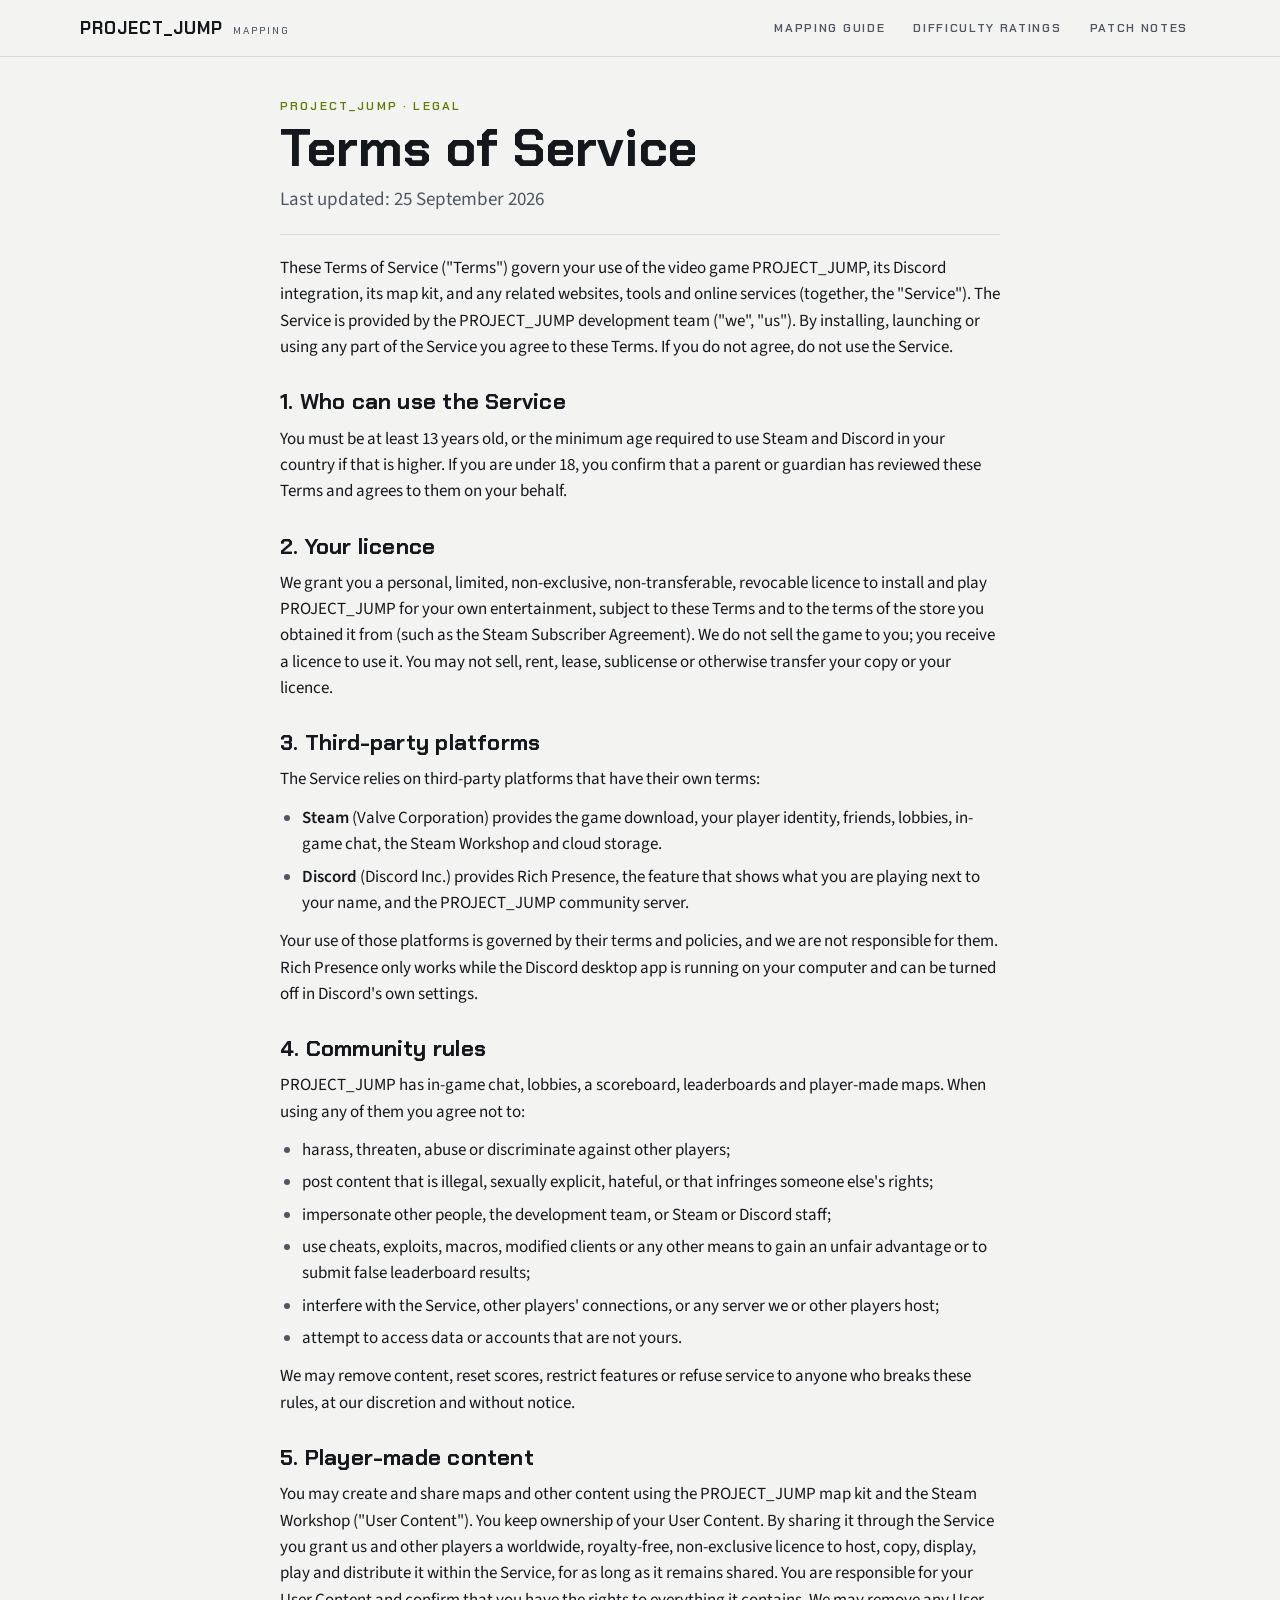
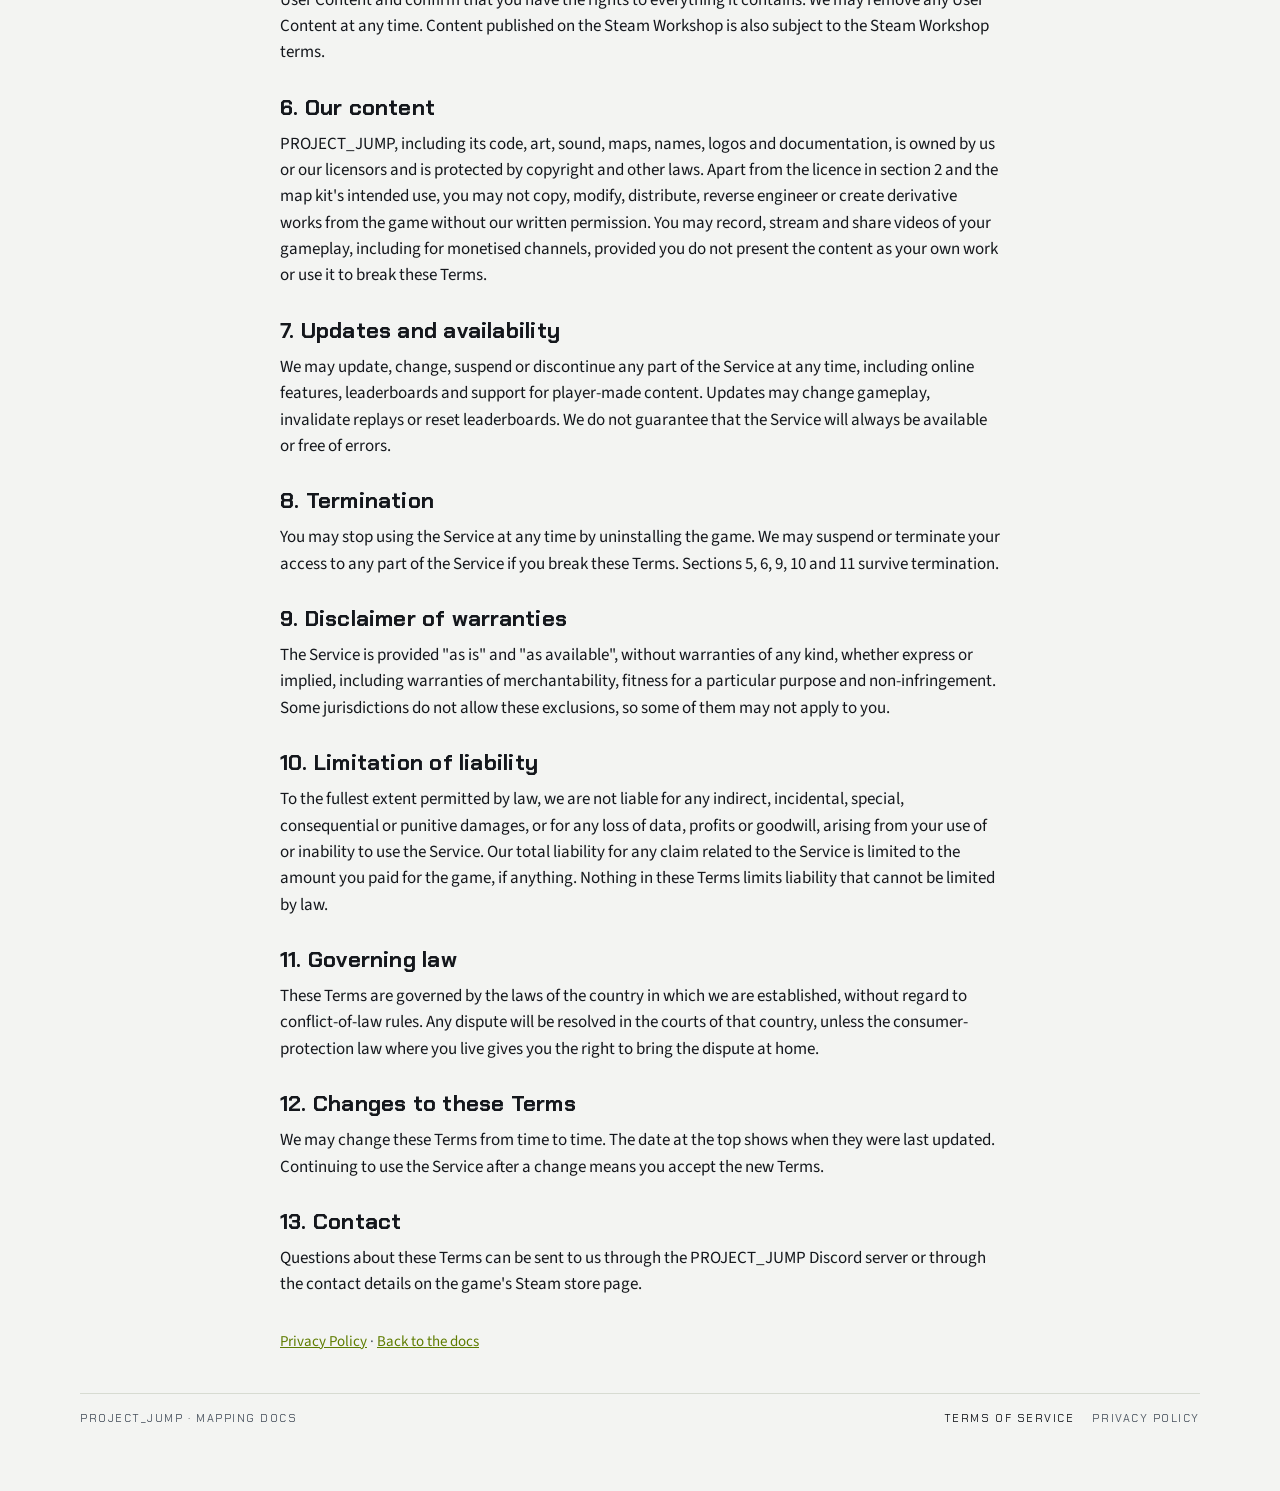
<file: terms.html>
<!doctype html>
<html lang="en">
<head>
<meta charset="utf-8">
<meta name="viewport" content="width=device-width, initial-scale=1">
<title>Terms of Service</title>
<meta name="description" content="Terms of Service for PROJECT_JUMP, its Discord integration and its community services.">
<link rel="preconnect" href="https://fonts.googleapis.com"><link rel="preconnect" href="https://fonts.gstatic.com" crossorigin><link rel="stylesheet" href="https://fonts.googleapis.com/css2?family=Chakra+Petch:wght@500;600;700&family=Source+Sans+3:ital,wght@0,400;0,600;1,400&display=swap">
<link rel="stylesheet" href="site.css">
</head>
<body class="single">
<div class="site"><div class="in">
  <a class="mark" href="index.html">PROJECT_JUMP<small>MAPPING</small></a>
  <nav aria-label="Pages"><a href="index.html">Mapping guide</a><a href="difficulty.html">Difficulty<span class="long"> ratings</span></a><a href="patch-notes.html">Patch notes</a></nav>
</div></div>
<main>
<header>
  <div class="eyebrow">PROJECT_JUMP · legal</div>
  <h1>Terms of Service</h1>
  <p class="lede">Last updated: <time datetime="2026-09-25">25 September 2026</time></p>
</header>

<div class="legal">
<p>These Terms of Service ("Terms") govern your use of the video game PROJECT_JUMP, its Discord integration, its map kit, and any related websites, tools and online services (together, the "Service"). The Service is provided by the PROJECT_JUMP development team ("we", "us"). By installing, launching or using any part of the Service you agree to these Terms. If you do not agree, do not use the Service.</p>

<h2>1. Who can use the Service</h2>
<p>You must be at least 13 years old, or the minimum age required to use Steam and Discord in your country if that is higher. If you are under 18, you confirm that a parent or guardian has reviewed these Terms and agrees to them on your behalf.</p>

<h2>2. Your licence</h2>
<p>We grant you a personal, limited, non-exclusive, non-transferable, revocable licence to install and play PROJECT_JUMP for your own entertainment, subject to these Terms and to the terms of the store you obtained it from (such as the Steam Subscriber Agreement). We do not sell the game to you; you receive a licence to use it. You may not sell, rent, lease, sublicense or otherwise transfer your copy or your licence.</p>

<h2>3. Third-party platforms</h2>
<p>The Service relies on third-party platforms that have their own terms:</p>
<ul>
  <li><strong>Steam</strong> (Valve Corporation) provides the game download, your player identity, friends, lobbies, in-game chat, the Steam Workshop and cloud storage.</li>
  <li><strong>Discord</strong> (Discord Inc.) provides Rich Presence, the feature that shows what you are playing next to your name, and the PROJECT_JUMP community server.</li>
</ul>
<p>Your use of those platforms is governed by their terms and policies, and we are not responsible for them. Rich Presence only works while the Discord desktop app is running on your computer and can be turned off in Discord's own settings.</p>

<h2>4. Community rules</h2>
<p>PROJECT_JUMP has in-game chat, lobbies, a scoreboard, leaderboards and player-made maps. When using any of them you agree not to:</p>
<ul>
  <li>harass, threaten, abuse or discriminate against other players;</li>
  <li>post content that is illegal, sexually explicit, hateful, or that infringes someone else's rights;</li>
  <li>impersonate other people, the development team, or Steam or Discord staff;</li>
  <li>use cheats, exploits, macros, modified clients or any other means to gain an unfair advantage or to submit false leaderboard results;</li>
  <li>interfere with the Service, other players' connections, or any server we or other players host;</li>
  <li>attempt to access data or accounts that are not yours.</li>
</ul>
<p>We may remove content, reset scores, restrict features or refuse service to anyone who breaks these rules, at our discretion and without notice.</p>

<h2>5. Player-made content</h2>
<p>You may create and share maps and other content using the PROJECT_JUMP map kit and the Steam Workshop ("User Content"). You keep ownership of your User Content. By sharing it through the Service you grant us and other players a worldwide, royalty-free, non-exclusive licence to host, copy, display, play and distribute it within the Service, for as long as it remains shared. You are responsible for your User Content and confirm that you have the rights to everything it contains. We may remove any User Content at any time. Content published on the Steam Workshop is also subject to the Steam Workshop terms.</p>

<h2>6. Our content</h2>
<p>PROJECT_JUMP, including its code, art, sound, maps, names, logos and documentation, is owned by us or our licensors and is protected by copyright and other laws. Apart from the licence in section 2 and the map kit's intended use, you may not copy, modify, distribute, reverse engineer or create derivative works from the game without our written permission. You may record, stream and share videos of your gameplay, including for monetised channels, provided you do not present the content as your own work or use it to break these Terms.</p>

<h2>7. Updates and availability</h2>
<p>We may update, change, suspend or discontinue any part of the Service at any time, including online features, leaderboards and support for player-made content. Updates may change gameplay, invalidate replays or reset leaderboards. We do not guarantee that the Service will always be available or free of errors.</p>

<h2>8. Termination</h2>
<p>You may stop using the Service at any time by uninstalling the game. We may suspend or terminate your access to any part of the Service if you break these Terms. Sections 5, 6, 9, 10 and 11 survive termination.</p>

<h2>9. Disclaimer of warranties</h2>
<p>The Service is provided "as is" and "as available", without warranties of any kind, whether express or implied, including warranties of merchantability, fitness for a particular purpose and non-infringement. Some jurisdictions do not allow these exclusions, so some of them may not apply to you.</p>

<h2>10. Limitation of liability</h2>
<p>To the fullest extent permitted by law, we are not liable for any indirect, incidental, special, consequential or punitive damages, or for any loss of data, profits or goodwill, arising from your use of or inability to use the Service. Our total liability for any claim related to the Service is limited to the amount you paid for the game, if anything. Nothing in these Terms limits liability that cannot be limited by law.</p>

<h2>11. Governing law</h2>
<p>These Terms are governed by the laws of the country in which we are established, without regard to conflict-of-law rules. Any dispute will be resolved in the courts of that country, unless the consumer-protection law where you live gives you the right to bring the dispute at home.</p>

<h2>12. Changes to these Terms</h2>
<p>We may change these Terms from time to time. The date at the top shows when they were last updated. Continuing to use the Service after a change means you accept the new Terms.</p>

<h2>13. Contact</h2>
<p>Questions about these Terms can be sent to us through the PROJECT_JUMP Discord server or through the contact details on the game's Steam store page.</p>
</div>

<p class="legal-links"><a href="privacy.html">Privacy Policy</a> · <a href="index.html">Back to the docs</a></p>
</main>
<footer class="site-foot"><span>project_jump · mapping docs</span><nav aria-label="Legal"><a href="terms.html" aria-current="page">Terms of Service</a><a href="privacy.html">Privacy Policy</a></nav></footer>
</body>
</html>
</file>
<file: site.css>
/* project_jump mapping docs — one stylesheet for every page. Chakra Petch for anything that
   reads as a label or heading (the game's own face), Source Sans for running text. Light and
   dark follow the visitor's system setting. */

:root {
  --ground: #f3f4f2; --paper: #ffffff; --ink: #14171c; --ink-2: #4d5661; --line: #d7dbd2;
  --accent: #7aa100; --accent-ink: #5e7c00; --chip: #e8ebe3;
  --code-bg: #e8ebe3; --code-ink: #182028;
  --easy: #1f9d55; --medium: #b58900; --hard: #d9531e; --insane: #9b3fd1;
  --start: #1f9d55; --finish: #d9531e;
  --note-bg: #f4f7e6; --note-line: #cfdba0;
  color-scheme: light;
}
@media (prefers-color-scheme: dark) {
  :root {
    --ground: #0c0e12; --paper: #14171c; --ink: #f2f4f7; --ink-2: #9aa3ad; --line: #262b33;
    --accent: #d8ff3d; --accent-ink: #d8ff3d; --chip: #1c2027;
    --code-bg: #10131a; --code-ink: #dfe4ea;
    --easy: #6ee7a8; --medium: #ffd166; --hard: #ff8a5b; --insane: #e879f9;
    --start: #6ee7a8; --finish: #ff8a5b;
    --note-bg: #171b12; --note-line: #3a4520;
    color-scheme: dark;
  }
}

* { box-sizing: border-box; }
html { scroll-padding-top: 72px; }
body {
  margin: 0; background: var(--ground); color: var(--ink);
  font-family: "Source Sans 3", "Segoe UI", system-ui, sans-serif; font-size: 17px; line-height: 1.55;
  padding-block: 0 64px; padding-inline: 16px;
}
a { color: var(--accent-ink); }
a:focus-visible, button:focus-visible { outline: 2px solid var(--accent); outline-offset: 2px; }
strong { font-weight: 600; }
p { margin: 0 0 12px; }
ul, ol { margin: 0 0 12px; padding-left: 1.3em; }
li { margin: 0 0 6px; }
li::marker { color: var(--ink-2); }
code, pre, kbd { font-family: Consolas, "JetBrains Mono", monospace; }
code { font-size: .88em; background: var(--code-bg); color: var(--code-ink); padding: .08em .35em; border-radius: 3px; }
pre { background: var(--code-bg); color: var(--code-ink); padding: 14px 16px; border-radius: 6px; overflow-x: auto; font-size: 14px; line-height: 1.5; margin: 0 0 14px; }
pre code { background: none; padding: 0; font-size: inherit; }
pre .c { color: var(--ink-2); }
pre .you { color: var(--accent-ink); font-weight: 600; }
kbd { font-size: .85em; border: 1px solid var(--line); border-bottom-width: 2px; border-radius: 3px; padding: 0 .35em; background: var(--paper); }

/* ---- site bar ---- */
.site { position: sticky; top: 0; z-index: 5; background: var(--ground); border-bottom: 1px solid var(--line); margin: 0 -16px; padding: 0 16px; }
.site .in { max-width: 1120px; margin: 0 auto; display: flex; align-items: center; gap: 22px; height: 56px; }
.site .mark { font-family: "Chakra Petch", sans-serif; font-weight: 700; letter-spacing: .06em; font-size: 17px; color: var(--ink); text-decoration: none; }
.site .mark small { font-weight: 500; letter-spacing: .2em; font-size: 10px; color: var(--ink-2); margin-left: 10px; }
.site nav { display: flex; gap: 4px; margin-left: auto; }
.site nav a { font-family: "Chakra Petch", sans-serif; font-weight: 600; font-size: 12px; letter-spacing: .14em; text-transform: uppercase; text-decoration: none; color: var(--ink-2); padding: 7px 12px; border-radius: 6px; }
.site nav a:hover { color: var(--ink); background: var(--chip); }
.site nav a[aria-current="page"] { color: #0c0e12; background: var(--accent); }

/* ---- page head ---- */
.masthead { max-width: 1120px; margin: 0 auto; padding: 40px 0 22px; border-bottom: 1px solid var(--line); }
.eyebrow { font-family: "Chakra Petch", sans-serif; font-weight: 600; letter-spacing: .18em; text-transform: uppercase; font-size: 12px; color: var(--accent-ink); }
h1 { font-family: "Chakra Petch", sans-serif; font-weight: 700; font-size: clamp(34px, 5vw, 52px); line-height: 1.02; margin: 6px 0 10px; text-wrap: balance; }
.lede { max-width: 62ch; margin: 0; font-size: 19px; color: var(--ink-2); }
.lede strong { color: var(--ink); }
.single main > header { padding: 40px 0 20px; margin-bottom: 8px; border-bottom: 1px solid var(--line); }
.single h2 { font-size: 22px; margin: 30px 0 12px; }

/* ---- guide layout: sticky contents + main column ---- */
.frame { max-width: 1120px; margin: 0 auto; display: grid; grid-template-columns: 220px minmax(0, 1fr); gap: 48px; padding-top: 24px; }
nav.toc { position: sticky; top: 72px; align-self: start; padding-top: 12px; font-size: 14px; }
nav.toc .label { font-family: "Chakra Petch", sans-serif; font-weight: 600; letter-spacing: .14em; text-transform: uppercase; font-size: 11px; color: var(--ink-2); margin: 16px 0 6px; }
nav.toc .first { display: block; padding: 6px 10px; font-weight: 600; text-decoration: none; color: #0c0e12; background: var(--accent); border-radius: 6px; }
nav.toc ol { list-style: none; margin: 0; padding: 0; display: flex; flex-direction: column; gap: 2px; }
nav.toc a { display: block; padding: 4px 8px; border-left: 2px solid var(--line); text-decoration: none; color: var(--ink); }
nav.toc a:hover { border-color: var(--accent); }
nav.toc .n { display: inline-block; width: 1.6em; color: var(--ink-2); font-variant-numeric: tabular-nums; }

main { max-width: 68ch; }
.single main { max-width: 720px; margin: 0 auto; }
section { padding: 28px 0; border-bottom: 1px solid var(--line); }
section:last-child { border-bottom: 0; }
h2 { font-family: "Chakra Petch", sans-serif; font-weight: 700; font-size: 28px; line-height: 1.05; margin: 0 0 14px; text-wrap: balance; letter-spacing: .01em; }
h2 .n { color: var(--accent-ink); margin-right: .35em; font-variant-numeric: tabular-nums; }
h3 { font-family: "Chakra Petch", sans-serif; font-weight: 600; font-size: 17px; letter-spacing: .02em; margin: 22px 0 6px; }

.steps { list-style: none; padding: 0; margin: 0; display: flex; flex-direction: column; gap: 14px; counter-reset: step; }
.steps > li { display: grid; grid-template-columns: 44px minmax(0, 1fr); gap: 12px; margin: 0; }
.steps > li::before { counter-increment: step; content: "3." counter(step); font-family: "Chakra Petch", sans-serif; font-weight: 700; font-size: 20px; color: var(--accent-ink); line-height: 1.3; font-variant-numeric: tabular-nums; }
.steps h3 { margin: 0 0 4px; font-size: 18px; }
.steps p, .steps ul { margin-bottom: 6px; }

.rule { background: var(--note-bg); border: 1px solid var(--note-line); border-left: 4px solid var(--accent); padding: 12px 16px; border-radius: 6px; margin: 14px 0; }
.rule p { margin: 0; }

/* "Read this first": the rules that cover most stuck maps */
section.must { background: var(--paper); border: 1px solid var(--line); border-top: 4px solid var(--accent); border-radius: 8px; padding: 20px 22px 8px; margin-top: 12px; }
.must h2 { font-size: 24px; margin-bottom: 4px; }
.must .sub { color: var(--ink-2); margin-bottom: 14px; }
.must ol { list-style: none; padding: 0; counter-reset: must; }
.must li { position: relative; padding-left: 34px; margin-bottom: 10px; counter-increment: must; }
.must li::before { content: counter(must); position: absolute; left: 0; top: -1px; font-family: "Chakra Petch", sans-serif; font-weight: 700; font-size: 20px; color: var(--accent-ink); font-variant-numeric: tabular-nums; }
.must li > a { font-size: 14px; white-space: nowrap; margin-left: 4px; }
.must li > a::after { content: " →"; }

/* one-line summary at the top of a section */
p.short { font-size: 18.5px; line-height: 1.45; margin-bottom: 16px; }
.tag { font-family: "Chakra Petch", sans-serif; font-weight: 700; font-size: 11px; letter-spacing: .14em; text-transform: uppercase; color: var(--accent-ink); background: var(--chip); padding: 3px 7px; border-radius: 4px; margin-right: 10px; vertical-align: 2px; }

/* detail that most readers can skip */
details { border: 1px solid var(--line); border-radius: 6px; background: var(--paper); margin: 4px 0 16px; }
details > summary { cursor: pointer; list-style: none; display: flex; gap: 10px; align-items: baseline; padding: 8px 14px; font-weight: 600; border-radius: 5px; }
details > summary::-webkit-details-marker { display: none; }
details > summary::before { content: "+"; flex: none; width: .8em; font-family: "Chakra Petch", sans-serif; font-weight: 700; color: var(--accent-ink); }
details[open] > summary::before { content: "–"; }
details > summary:hover { background: var(--chip); }
details > summary:focus-visible { outline: 2px solid var(--accent); outline-offset: 2px; }
details[open] > summary { border-bottom: 1px solid var(--line); border-radius: 5px 5px 0 0; }
details > :not(summary) { margin-inline: 14px; }
details > summary + * { margin-top: 12px; }
details > :last-child { margin-bottom: 12px; }

/* pre-publish checklist under the quick start */
.ready { margin-top: 24px; padding: 14px 18px 4px; background: var(--note-bg); border: 1px solid var(--note-line); border-radius: 8px; }
.ready h3 { margin: 0 0 8px; }
.checklist { list-style: none; padding: 0; }
.checklist li { position: relative; padding-left: 28px; }
.checklist li::before { content: ""; position: absolute; left: 2px; top: .32em; width: 13px; height: 13px; border: 2px solid var(--accent-ink); border-radius: 3px; }

.yes, .meh, .no { display: inline-block; width: 1.2em; font-weight: 700; }
.yes { color: var(--easy); } .meh { color: var(--medium); } .no { color: var(--hard); }
b.t { font-family: "Chakra Petch", sans-serif; font-weight: 700; letter-spacing: .1em; font-size: 13px; color: var(--c); }

table { border-collapse: collapse; width: 100%; margin: 6px 0 16px; font-size: 15.5px; }
th, td { text-align: left; padding: 7px 10px; border-bottom: 1px solid var(--line); vertical-align: top; }
th { font-family: "Chakra Petch", sans-serif; font-weight: 600; letter-spacing: .08em; text-transform: uppercase; font-size: 12px; color: var(--ink-2); }
td.num { font-variant-numeric: tabular-nums; white-space: nowrap; }
table:not(:has(thead)) td:first-child { font-weight: 600; }
.tablewrap { overflow-x: auto; }

.zone { display: inline-block; width: .8em; height: .8em; border: 2px solid; margin-right: .35em; vertical-align: -1px; }
.zone.start { border-color: var(--start); }
.zone.finish { border-color: var(--finish); }
.cmd { display: flex; flex-direction: column; gap: 6px; margin: 0 0 14px; }
.cmd small { color: var(--ink-2); }

dl.trouble { margin: 0; display: grid; grid-template-columns: 1fr; gap: 10px; }
dl.trouble div { display: grid; grid-template-columns: minmax(0, 1fr); gap: 2px; padding: 10px 12px; border: 1px solid var(--line); border-radius: 6px; background: var(--paper); }
dl.trouble dt { font-weight: 600; margin: 0; }
dl.trouble dd { margin: 0; color: var(--ink-2); }

/* ---- difficulty page ---- */
.tiers { display: grid; gap: 10px; margin: 0 0 12px; padding: 0; list-style: none; }
.tier { background: var(--paper); border: 1px solid var(--line); border-left: 4px solid var(--c); border-radius: 6px; padding: 12px 16px; margin: 0; }
.tier .head { display: flex; align-items: baseline; gap: 12px; flex-wrap: wrap; }
.tier b { font-family: "Chakra Petch", sans-serif; font-weight: 700; letter-spacing: .1em; font-size: 14px; color: var(--c); }
.tier .who { font-weight: 600; }
.tier .nums { margin: 8px 0 0; padding: 0; list-style: none; display: grid; gap: 3px; color: var(--ink-2); }
.tier .nums li { display: grid; grid-template-columns: 26px 1fr; gap: 10px; margin: 0; }
.tier .nums .n { font-family: "Chakra Petch", sans-serif; font-weight: 700; color: var(--ink); text-align: right; font-variant-numeric: tabular-nums; }
.easy { --c: var(--easy); } .medium { --c: var(--medium); } .hard { --c: var(--hard); } .insane { --c: var(--insane); }
.rules { margin: 0 0 12px; padding-left: 1.2em; display: grid; gap: 8px; }
.rules li::marker { color: var(--accent-ink); font-weight: 600; }
.how { background: var(--paper); border: 1px solid var(--line); border-radius: 6px; padding: 14px 16px; }

/* ---- patch notes ---- */
.release { margin-top: 28px; padding-bottom: 12px; }
.release + .release { border-top: 1px solid var(--line); padding-top: 28px; }
.release-head { display: flex; align-items: center; flex-wrap: wrap; gap: 8px 12px; }
.release-head h2 { margin: 0; font-size: 30px; }
.badge { font-family: "Chakra Petch", sans-serif; font-weight: 700; font-size: 11px; letter-spacing: .14em; text-transform: uppercase; color: #0c0e12; background: var(--accent); padding: 3px 8px; border-radius: 4px; }
.release .note { color: var(--ink-2); margin: 8px 0 16px; }
.cats { display: flex; flex-wrap: wrap; gap: 6px; margin: 0 0 6px; }
.cats a { font-family: "Chakra Petch", sans-serif; font-weight: 600; font-size: 12px; letter-spacing: .1em; text-transform: uppercase; text-decoration: none; color: var(--ink); background: var(--chip); padding: 4px 10px; border-radius: 999px; }
.cats a:hover { color: #0c0e12; background: var(--accent); }
.release h3 { font-size: 14px; letter-spacing: .14em; text-transform: uppercase; color: var(--accent-ink); border-top: 1px solid var(--line); padding-top: 16px; margin: 22px 0 8px; }
.release li { margin-bottom: 5px; }

footer.site-foot { max-width: 1120px; margin: 40px auto 0; padding-top: 16px; border-top: 1px solid var(--line); font-family: "Chakra Petch", sans-serif; font-size: 11px; letter-spacing: .14em; text-transform: uppercase; color: var(--ink-2); display: flex; flex-wrap: wrap; align-items: center; gap: 8px 24px; }
footer.site-foot nav { display: flex; flex-wrap: wrap; gap: 4px 18px; margin-left: auto; }
footer.site-foot a { color: var(--ink-2); text-decoration: none; }
footer.site-foot a:hover, footer.site-foot a[aria-current="page"] { color: var(--ink); }

/* ---- legal pages (terms, privacy): the text is pasted in as-is ---- */
.legal { margin-top: 20px; }
.legal.plain { white-space: pre-line; }
.legal h2 { font-size: 22px; margin: 30px 0 12px; }
.legal h3 { font-family: "Chakra Petch", sans-serif; font-weight: 600; font-size: 17px; margin: 22px 0 8px; }
.legal-links { margin-top: 32px; font-size: 15px; color: var(--ink-2); }

@media (max-width: 800px) {
  .frame { grid-template-columns: minmax(0, 1fr); gap: 20px; }
  nav.toc { position: static; display: flex; flex-wrap: wrap; align-items: center; gap: 4px 12px; }
  nav.toc .label { display: none; }
  nav.toc ol { display: contents; }
  nav.toc li { margin: 0; }
  nav.toc a { border-left: 0; padding: 2px 0; }
  nav.toc .first { padding: 2px 8px; }
  section.must { padding: 16px 16px 6px; }
  nav.toc .n { width: auto; margin-right: .3em; }
  .site .mark small { display: none; }
  /* the page links get their own row under the mark, and scroll sideways if they don't fit */
  .site .in { flex-wrap: wrap; height: auto; padding-top: 12px; row-gap: 4px; }
  .site nav { flex-basis: 100%; margin-left: -8px; overflow-x: auto; padding-bottom: 8px; scrollbar-width: none; }
  .site nav a { flex: none; white-space: nowrap; font-size: 11px; letter-spacing: .08em; padding: 6px 8px; }
  .site nav .long { display: none; }
  html { scroll-padding-top: 96px; }
}
@media (prefers-reduced-motion: no-preference) { html { scroll-behavior: smooth; } }
</file>
